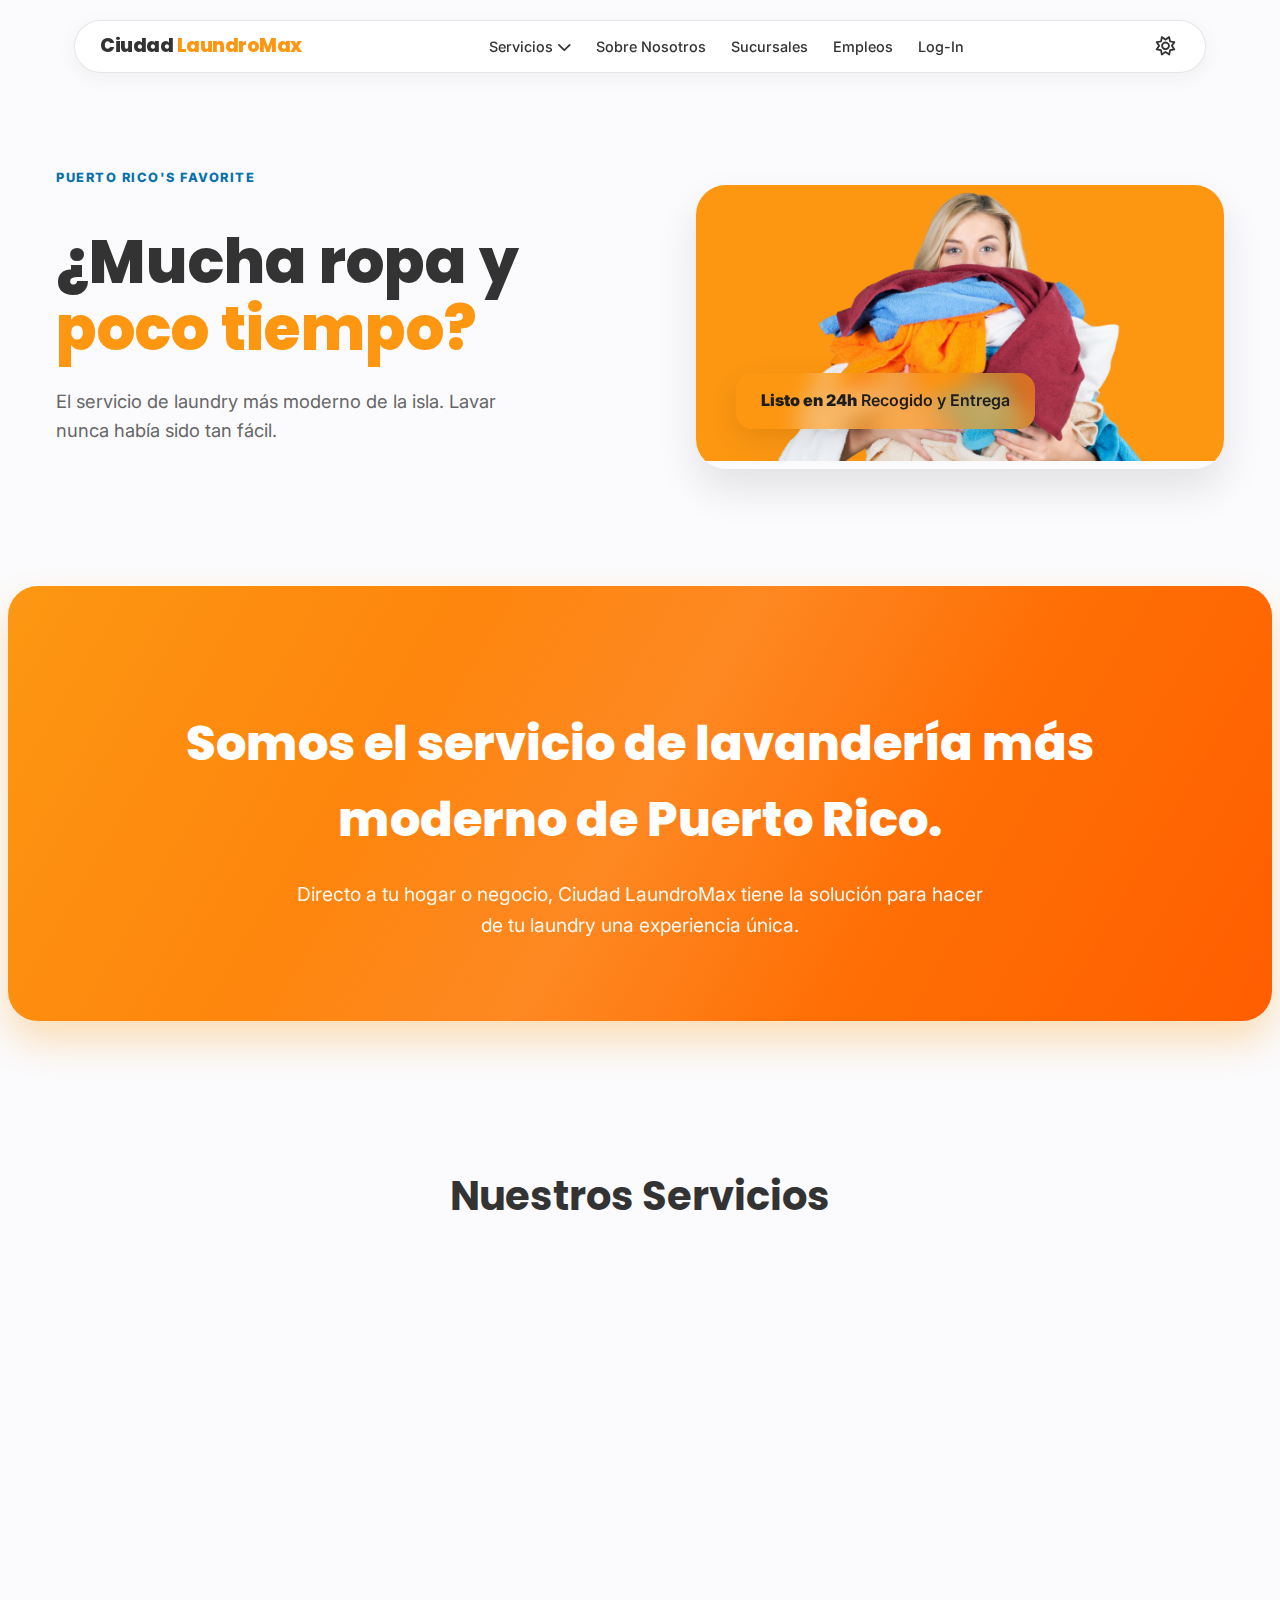
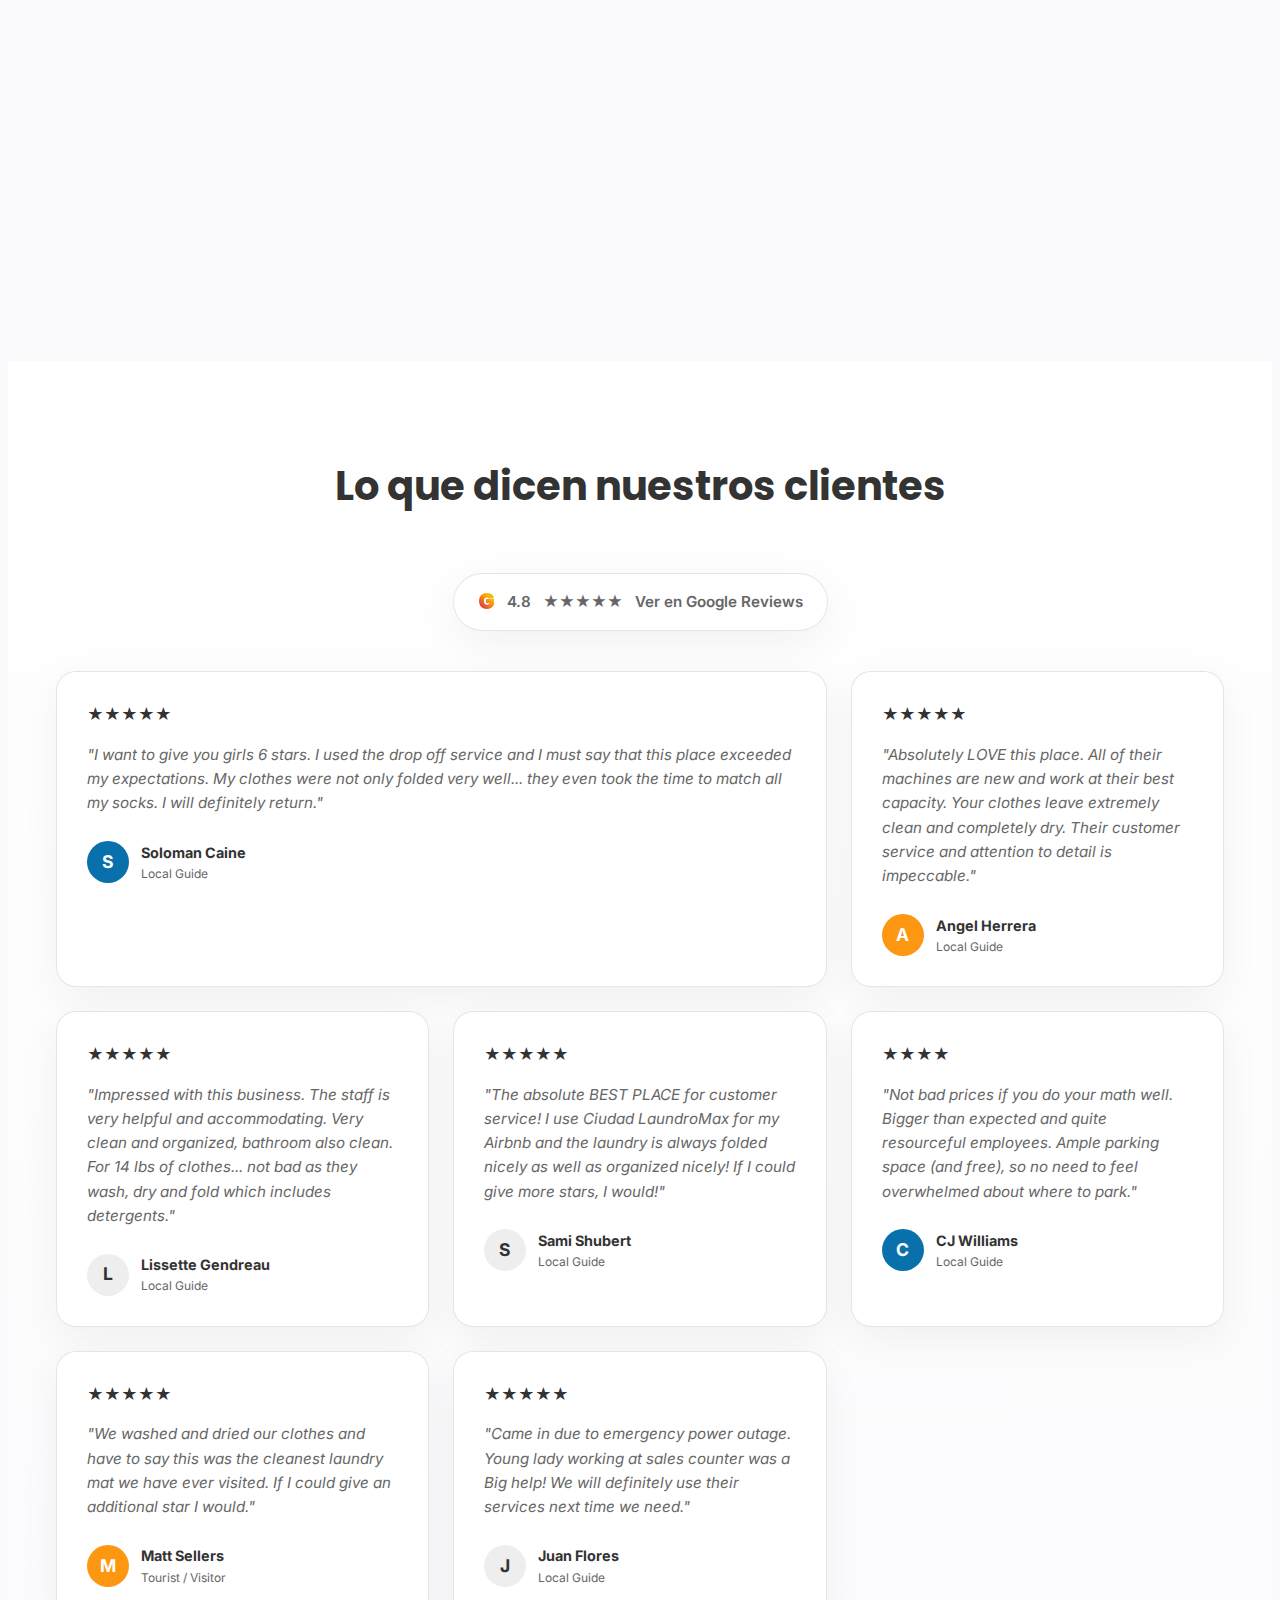
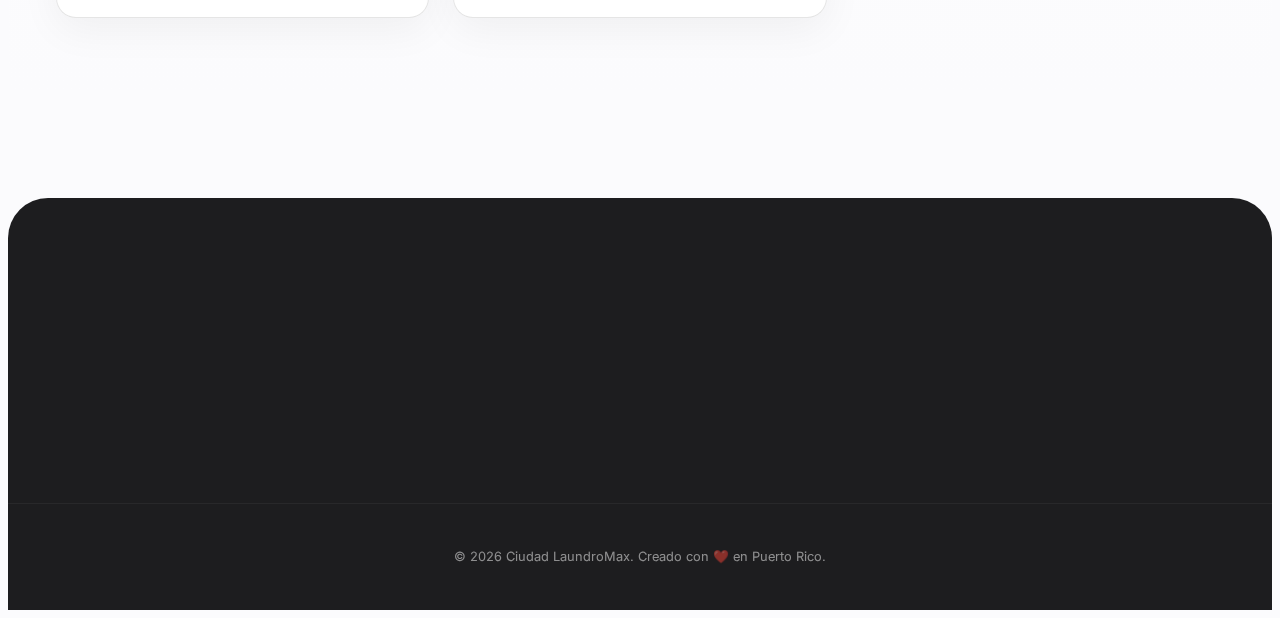
<file: index.html>
<!DOCTYPE html>
<html lang="es">
<head>
    <meta charset="UTF-8">
    <meta name="viewport" content="width=device-width, initial-scale=1.0">
    <title>Ciudad LaundroMax | Redesign 2026</title>
    
    <link rel="preconnect" href="https://fonts.googleapis.com">
    <link rel="preconnect" href="https://fonts.gstatic.com" crossorigin>
    <link href="https://fonts.googleapis.com/css2?family=Inter:wght@400;500;600&family=Poppins:wght@500;700;800&display=swap" rel="stylesheet">
    <link rel="stylesheet" href="https://cdnjs.cloudflare.com/ajax/libs/font-awesome/6.4.0/css/all.min.css">
    
    <link rel="stylesheet" href="css/main.css">
    <link rel="stylesheet" href="css/navbar.css">
    <link rel="stylesheet" href="css/footer.css">
</head>
<body>

    <div id="navbar-placeholder"></div>

    <main>
        <div id="hero-placeholder"></div>

        <section class="mission-banner">
            <div class="container">
                <h2>Somos el servicio de lavandería más moderno de Puerto Rico.</h2>
                <p>Directo a tu hogar o negocio, Ciudad LaundroMax tiene la solución para hacer de tu laundry una experiencia única.</p>
            </div>
        </section>

        <section class="services-section" id="servicios">
            <div class="container">
                <h2 class="section-title">Nuestros Servicios</h2>
                
                <div class="bento-grid">
                    
                    <div class="bento-item main-service">
                        <div class="icon-bg orange-light">
                            <svg width="40" height="40" viewBox="0 0 24 24" fill="none" stroke="#fd9712" stroke-width="2" stroke-linecap="round" stroke-linejoin="round"><path d="M3 6h18"/><path d="M16 11.5a4.5 4.5 0 1 1-9 0 4.5 4.5 0 0 1 9 0z"/><path d="M11.5 16v.01"/><path d="M21 21H3V6h18v15z"/><path d="M12 6V3"/></svg>
                        </div>
                        <h3>Laundromat Express</h3>
                        <p>Lavado autoservicio con máquinas modernas, A/C y Wifi gratis.</p>
                    </div>

                    <div class="bento-item blue">
                        <div class="icon-bg white-alpha">
                            <svg width="32" height="32" viewBox="0 0 24 24" fill="none" stroke="#fff" stroke-width="2" stroke-linecap="round" stroke-linejoin="round"><path d="m15 11-1 9"/><path d="m19 11-4-7"/><path d="M2 11h20"/><path d="m3.5 11 1.6 7.4a2 2 0 0 0 2 1.6h9.8c.9 0 1.8-.7 2-1.6l1.7-7.4"/><path d="m9 11 1 9"/></svg>
                        </div>
                        <h3>Wash & Fold</h3>
                        <p>Déjanos tu ropa, nosotros la lavamos, secamos y doblamos.</p>
                    </div>

                    <div class="bento-item gray">
                        <div class="icon-bg gray-light">
                            <svg width="32" height="32" viewBox="0 0 24 24" fill="none" stroke="currentColor" stroke-width="2" stroke-linecap="round" stroke-linejoin="round"><path d="M20.38 3.4a2 2 0 0 0-1.2-1.28L13.08 1a2 2 0 0 0-2.16 0L4.82 2.12a2 2 0 0 0-1.2 1.28l-.62 3.12a2 2 0 0 0 .56 2.14L8 13.38V22h8v-8.62l4.44-4.74a2 2 0 0 0 .56-2.14z"/></svg>
                        </div>
                        <h3>Dry Cleaning</h3>
                        <p>Cuidado especial y planchado para tus prendas delicadas.</p>
                    </div>

                    <div class="bento-item orange">
                        <div class="icon-bg white-alpha">
                            <svg width="32" height="32" viewBox="0 0 24 24" fill="none" stroke="#fff" stroke-width="2" stroke-linecap="round" stroke-linejoin="round"><path d="M3 21h18"/><path d="M5 21V7l8-4 8 4v14"/><path d="M13 21v-9a2 2 0 0 0-2-2h-2a2 2 0 0 0-2 2v9"/></svg>
                        </div>
                        <h3>AirBNB / Hoteles</h3>
                        <p>Servicio comercial rápido con entrega garantizada.</p>
                    </div>

                    <div class="bento-item main-service">
                        <div class="icon-bg orange-light">
                            <svg width="32" height="32" viewBox="0 0 24 24" fill="none" stroke="#fd9712" stroke-width="2" stroke-linecap="round" stroke-linejoin="round"><path d="M3 6h18"/><path d="M3 11h18"/><path d="M3 16h18"/><path d="M3 21h18"/><path d="M3 6v15"/><path d="M21 6v15"/></svg>
                        </div>
                        <h3>Laundry Comercial</h3>
                        <p>Soluciones de lavado industrial para tu empresa o negocio.</p>
                    </div>

                    <div class="bento-item gray">
                        <div class="icon-bg gray-light">
                            <svg width="32" height="32" viewBox="0 0 24 24" fill="none" stroke="currentColor" stroke-width="2" stroke-linecap="round" stroke-linejoin="round"><path d="M5 3v18"/><path d="M19 3v18"/><path d="M5 3h14"/><path d="M5 15h14"/><path d="M8 3v12"/><path d="M16 3v12"/></svg>
                        </div>
                        <h3>Del Hogar</h3>
                        <p>Limpieza experta para cortinas, edredones y ropa de cama.</p>
                    </div>

                </div>
            </div>
        </section>

        <div id="reviews-placeholder"></div>
    </main>

    <div id="footer-placeholder"></div>

    <script src="js/components.js"></script>
    <script src="js/reviews-data.js"></script>
    <script src="js/animations.js"></script>
</body>
</html>
</file>
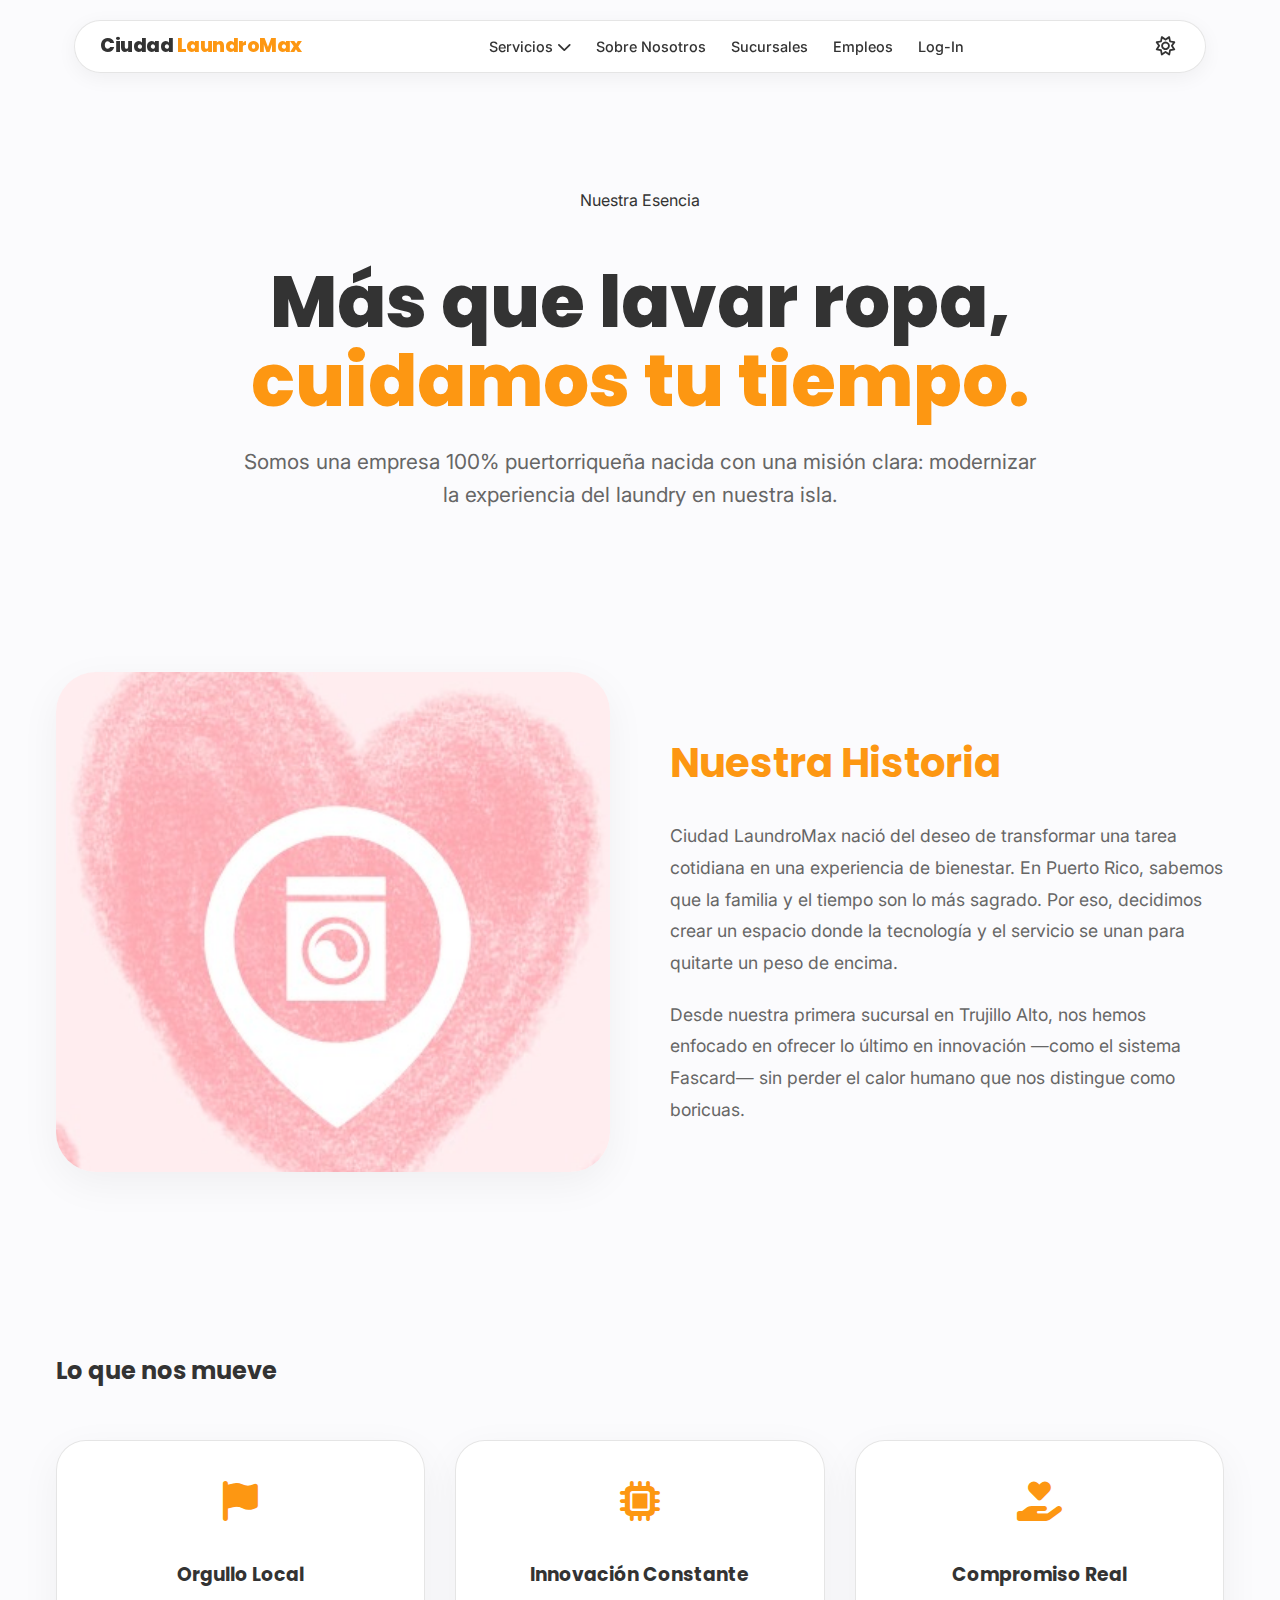
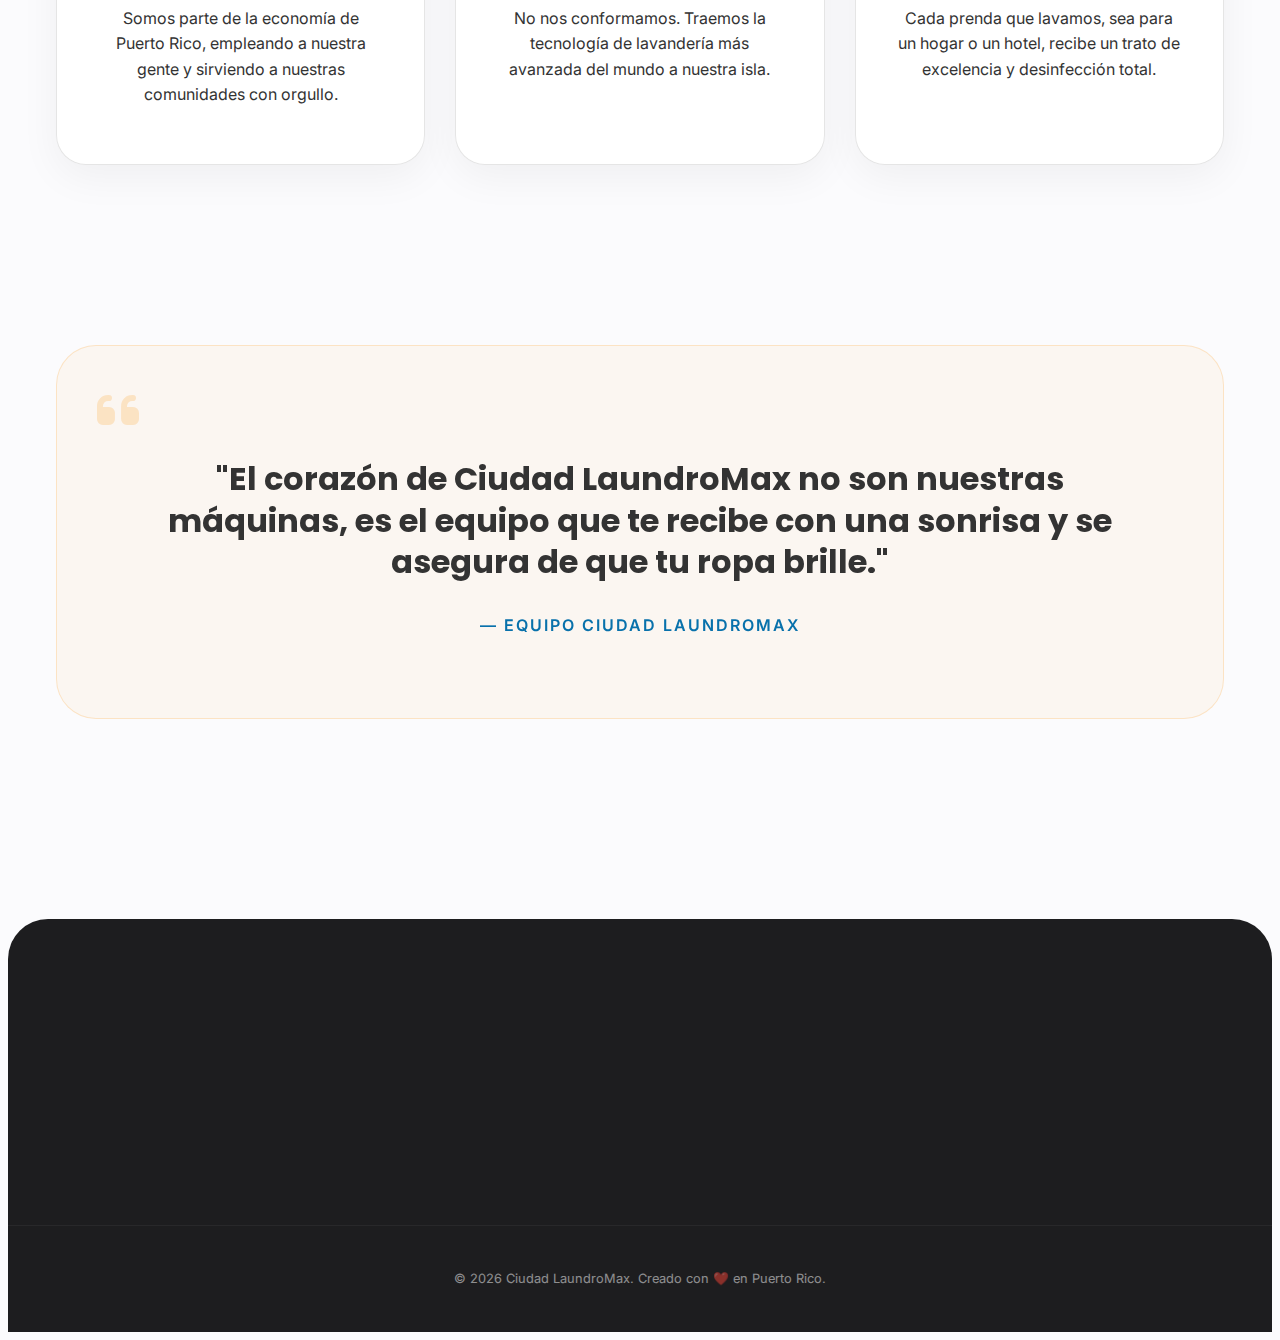
<file: about.html>
<!DOCTYPE html>
<html lang="es">
<head>
    <meta charset="UTF-8">
    <meta name="viewport" content="width=device-width, initial-scale=1.0">
    <title>Sobre Nosotros | Ciudad LaundroMax</title>
    
    <link rel="preconnect" href="https://fonts.googleapis.com">
    <link rel="preconnect" href="https://fonts.gstatic.com" crossorigin>
    <link href="https://fonts.googleapis.com/css2?family=Inter:wght@400;500;600&family=Poppins:wght@500;700;800&display=swap" rel="stylesheet">

    <link rel="stylesheet" href="https://cdnjs.cloudflare.com/ajax/libs/font-awesome/6.4.0/css/all.min.css">

    <link rel="stylesheet" href="css/main.css">
    <link rel="stylesheet" href="css/navbar.css">
    <link rel="stylesheet" href="css/footer.css">
    <link rel="stylesheet" href="css/about.css"> </head>
<body>

    <div id="navbar-placeholder"></div>

    <main class="about-page">
        
        <section class="about-hero">
            <div class="container">
                <span class="badge-pill">Nuestra Esencia</span>
                <h1>Más que lavar ropa, <br><span class="highlight">cuidamos tu tiempo.</span></h1>
                <p class="hero-text-lg">Somos una empresa 100% puertorriqueña nacida con una misión clara: modernizar la experiencia del laundry en nuestra isla.</p>
            </div>
        </section>

        <section class="story-section">
            <div class="container story-grid">
                <div class="story-image">
                    <img src="assets/images/love-laundromax.jpg" alt="Ciudad LaundroMax Story" onerror="this.innerHTML='<div class=\'placeholder-img\'><i class=\'fa-solid fa-heart-pulse\'></i></div>'">
                </div>
                <div class="story-content">
                    <h2>Nuestra Historia</h2>
                    <p>Ciudad LaundroMax nació del deseo de transformar una tarea cotidiana en una experiencia de bienestar. En Puerto Rico, sabemos que la familia y el tiempo son lo más sagrado. Por eso, decidimos crear un espacio donde la tecnología y el servicio se unan para quitarte un peso de encima.</p>
                    <p>Desde nuestra primera sucursal en Trujillo Alto, nos hemos enfocado en ofrecer lo último en innovación —como el sistema Fascard— sin perder el calor humano que nos distingue como boricuas.</p>
                </div>
            </div>
        </section>

        <section class="about-values">
            <div class="container">
                <div class="section-header text-center">
                    <h2>Lo que nos mueve</h2>
                </div>
                <div class="values-grid-simple">
                    <div class="val-card">
                        <i class="fa-solid fa-flag"></i>
                        <h3>Orgullo Local</h3>
                        <p>Somos parte de la economía de Puerto Rico, empleando a nuestra gente y sirviendo a nuestras comunidades con orgullo.</p>
                    </div>
                    <div class="val-card">
                        <i class="fa-solid fa-microchip"></i>
                        <h3>Innovación Constante</h3>
                        <p>No nos conformamos. Traemos la tecnología de lavandería más avanzada del mundo a nuestra isla.</p>
                    </div>
                    <div class="val-card">
                        <i class="fa-solid fa-hand-holding-heart"></i>
                        <h3>Compromiso Real</h3>
                        <p>Cada prenda que lavamos, sea para un hogar o un hotel, recibe un trato de excelencia y desinfección total.</p>
                    </div>
                </div>
            </div>
        </section>

        <section class="team-quote">
            <div class="container">
                <div class="glass-quote-card">
                    <i class="fa-solid fa-quote-left quote-icon"></i>
                    <blockquote>
                        "El corazón de Ciudad LaundroMax no son nuestras máquinas, es el equipo que te recibe con una sonrisa y se asegura de que tu ropa brille."
                    </blockquote>
                    <cite>— Equipo Ciudad LaundroMax</cite>
                </div>
            </div>
        </section>

    </main>

    <div id="footer-placeholder"></div>

    <script src="js/components.js"></script>
    <script src="js/animations.js"></script>
</body>
</html>
</file>
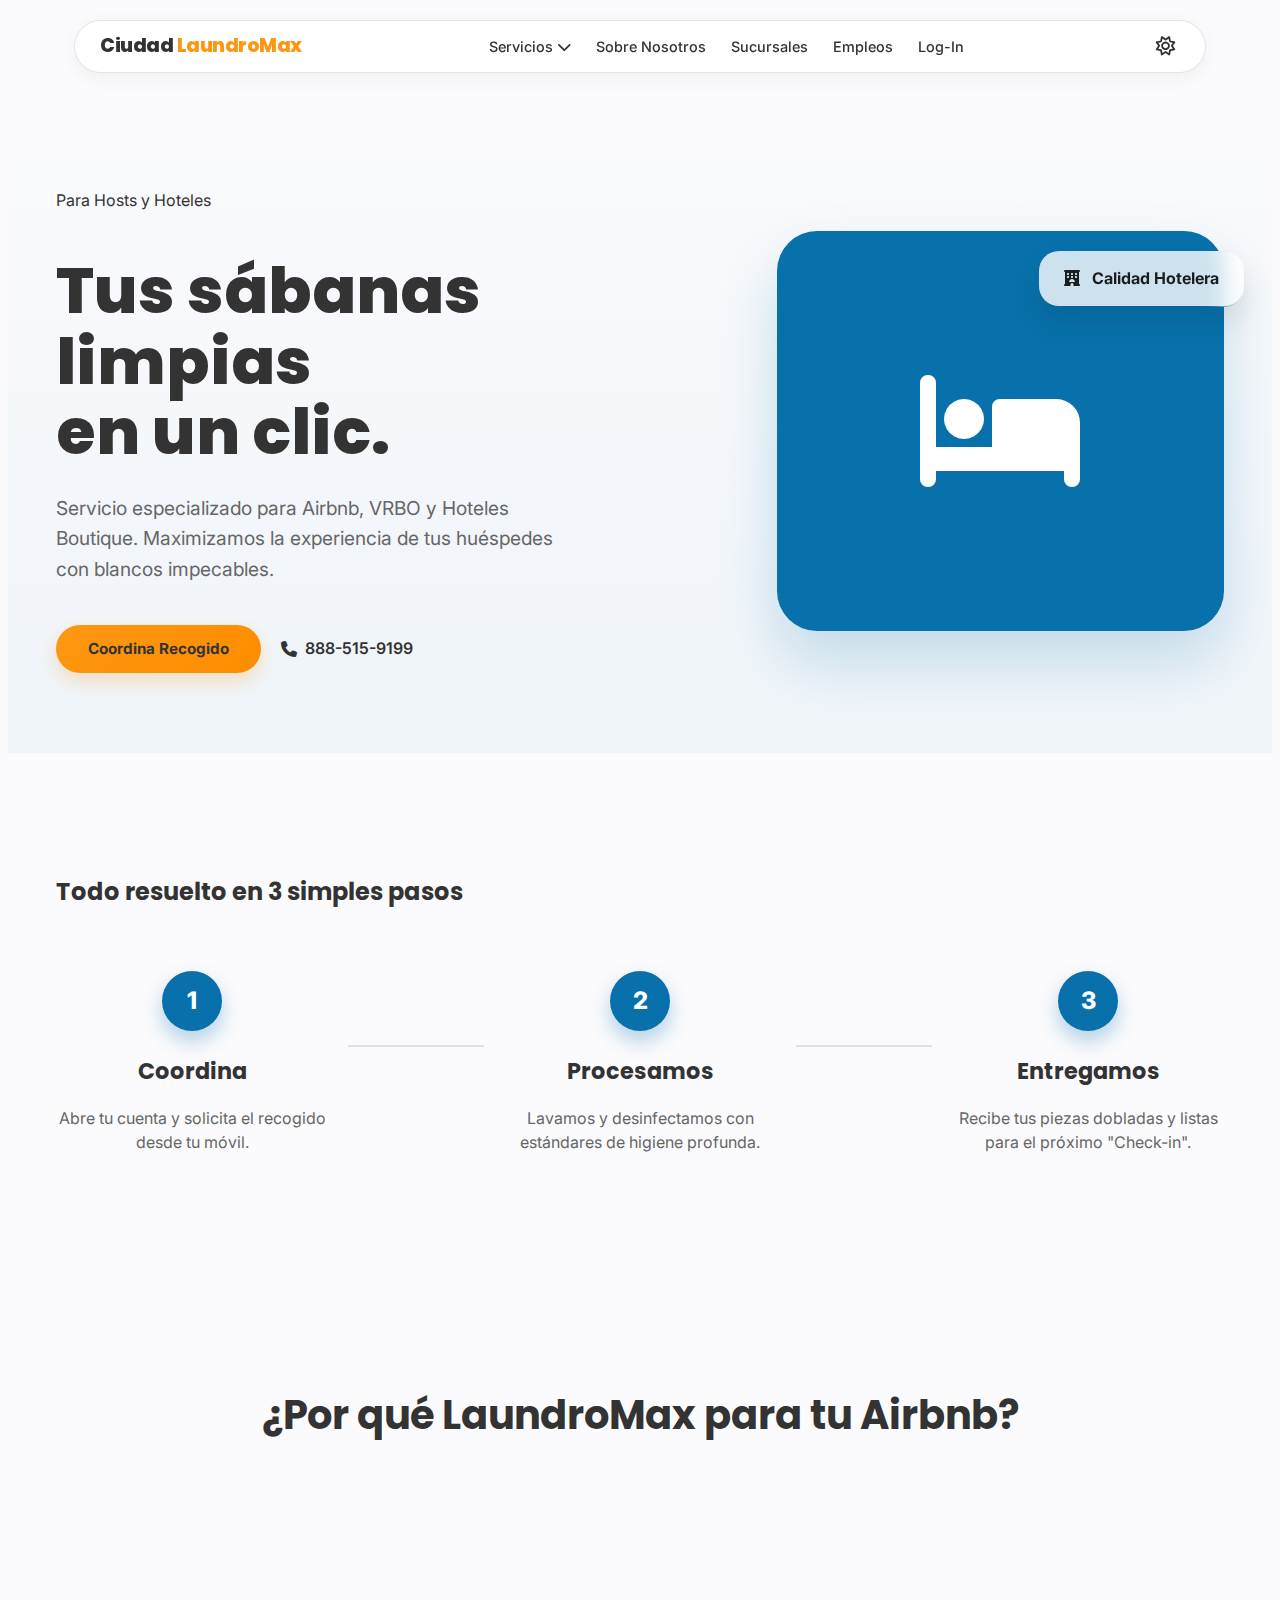
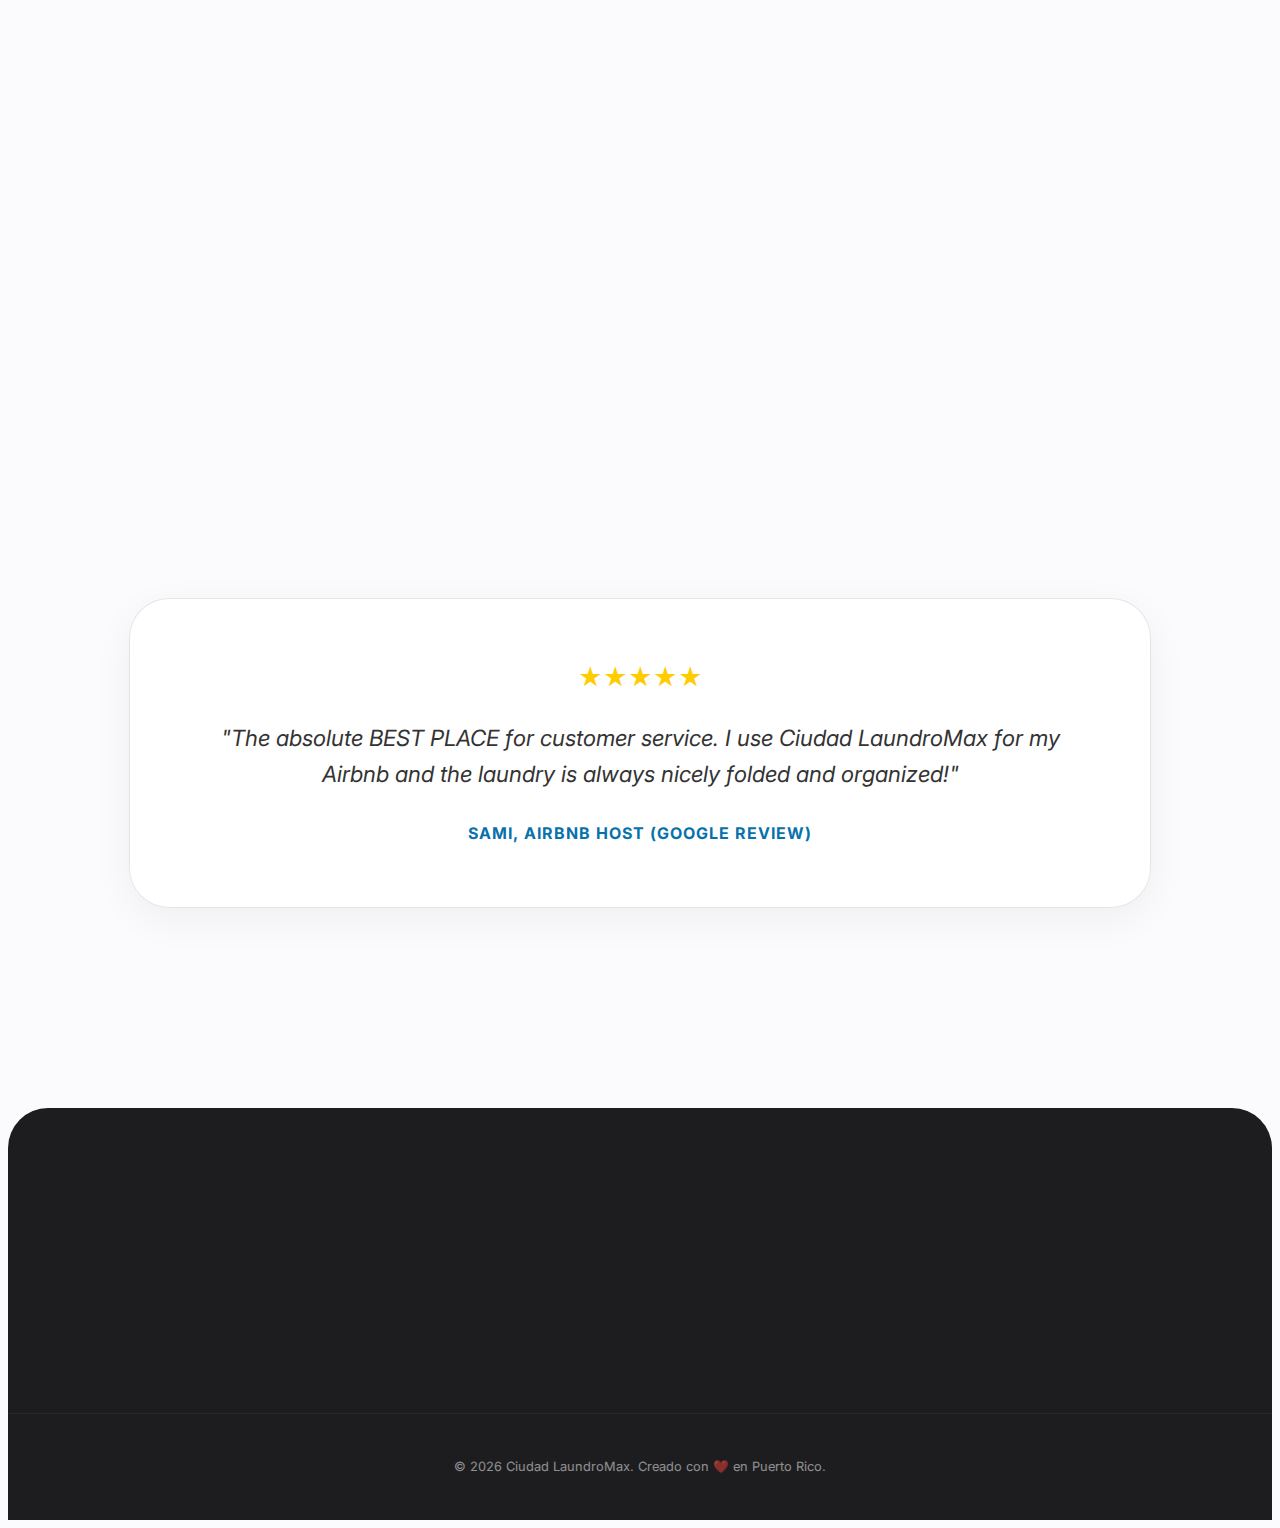
<file: airbnb.html>
<!DOCTYPE html>
<html lang="es">
<head>
    <meta charset="UTF-8">
    <meta name="viewport" content="width=device-width, initial-scale=1.0">
    <title>Airbnb & Hoteles | Ciudad LaundroMax</title>
    
    <link rel="preconnect" href="https://fonts.googleapis.com">
    <link rel="preconnect" href="https://fonts.gstatic.com" crossorigin>
    <link href="https://fonts.googleapis.com/css2?family=Inter:wght@400;500;600&family=Poppins:wght@500;700;800&display=swap" rel="stylesheet">

    <link rel="stylesheet" href="https://cdnjs.cloudflare.com/ajax/libs/font-awesome/6.4.0/css/all.min.css">

    <link rel="stylesheet" href="css/main.css">
    <link rel="stylesheet" href="css/navbar.css">
    <link rel="stylesheet" href="css/footer.css">
    <link rel="stylesheet" href="css/commercial.css"> </head>
<body>

    <div id="navbar-placeholder"></div>

    <main class="comm-page">
        
        <section class="comm-hero">
            <div class="container hero-grid">
                <div class="hero-content">
                    <span class="badge-pill">Para Hosts y Hoteles</span>
                    <h1>Tus sábanas limpias <br><span class="highlight-blue">en un clic.</span></h1>
                    <p>Servicio especializado para Airbnb, VRBO y Hoteles Boutique. Maximizamos la experiencia de tus huéspedes con blancos impecables.</p>
                    <div class="hero-actions">
                        <a href="https://cleancloudapp.com/s3/8719#/" class="btn-primary">Coordina Recogido</a>
                        <a href="tel:18885159199" class="btn-text-link"><i class="fa-solid fa-phone"></i> 888-515-9199</a>
                    </div>
                </div>
                
                <div class="hero-visual-wrapper">
                    <div class="glass-comm-card float-animation">
                        <i class="fa-solid fa-hotel"></i>
                        <span>Calidad Hotelera</span>
                    </div>
                    <div class="hero-comm-image">
                        <i class="fa-solid fa-bed"></i>
                    </div>
                </div>
            </div>
        </section>

        <section class="steps-section">
            <div class="container">
                <h2 class="text-center mb-5">Todo resuelto en 3 simples pasos</h2>
                <div class="journey-container">
                    <div class="journey-step">
                        <div class="step-num">1</div>
                        <h3>Coordina</h3>
                        <p>Abre tu cuenta y solicita el recogido desde tu móvil.</p>
                    </div>
                    <div class="journey-line"></div>
                    <div class="journey-step">
                        <div class="step-num">2</div>
                        <h3>Procesamos</h3>
                        <p>Lavamos y desinfectamos con estándares de higiene profunda.</p>
                    </div>
                    <div class="journey-line"></div>
                    <div class="journey-step">
                        <div class="step-num">3</div>
                        <h3>Entregamos</h3>
                        <p>Recibe tus piezas dobladas y listas para el próximo "Check-in".</p>
                    </div>
                </div>
            </div>
        </section>

        <section class="benefits-bento">
            <div class="container">
                <h2 class="section-title">¿Por qué LaundroMax para tu Airbnb?</h2>
                <div class="bento-grid">
                    
                    <div class="bento-item main-blue">
                        <i class="fa-solid fa-wand-magic-sparkles"></i>
                        <h3>Remoción de Manchas</h3>
                        <p>Triple verificación de calidad: antes de lavar, antes de secar y al empacar.</p>
                    </div>

                    <div class="bento-item">
                        <i class="fa-solid fa-truck-fast"></i>
                        <h3>Recogido & Entrega Gratis</h3>
                        <p>Directo en la propiedad. Disponible los 7 días de la semana.</p>
                    </div>

                    <div class="bento-item">
                        <i class="fa-solid fa-temperature-arrow-up"></i>
                        <h3>Agua Caliente</h3>
                        <p>100% de nuestras máquinas usan agua caliente para mayor desinfección.</p>
                    </div>

                    <div class="bento-item orange-accent">
                        <i class="fa-solid fa-stopwatch"></i>
                        <h3>Servicio Express</h3>
                        <p>¿Emergencia de último minuto? Tenemos opciones de entrega el mismo día.</p>
                    </div>
                </div>
            </div>
        </section>

        <section class="comm-reviews">
            <div class="container">
                <div class="review-box-premium">
                    <div class="review-stars">★★★★★</div>
                    <p>"The absolute BEST PLACE for customer service. I use Ciudad LaundroMax for my Airbnb and the laundry is always nicely folded and organized!"</p>
                    <span class="author">Sami, Airbnb Host (Google Review)</span>
                </div>
            </div>
        </section>

    </main>

    <div id="footer-placeholder"></div>

    <script src="js/components.js"></script>
    <script src="js/animations.js"></script>
</body>
</html>
</file>
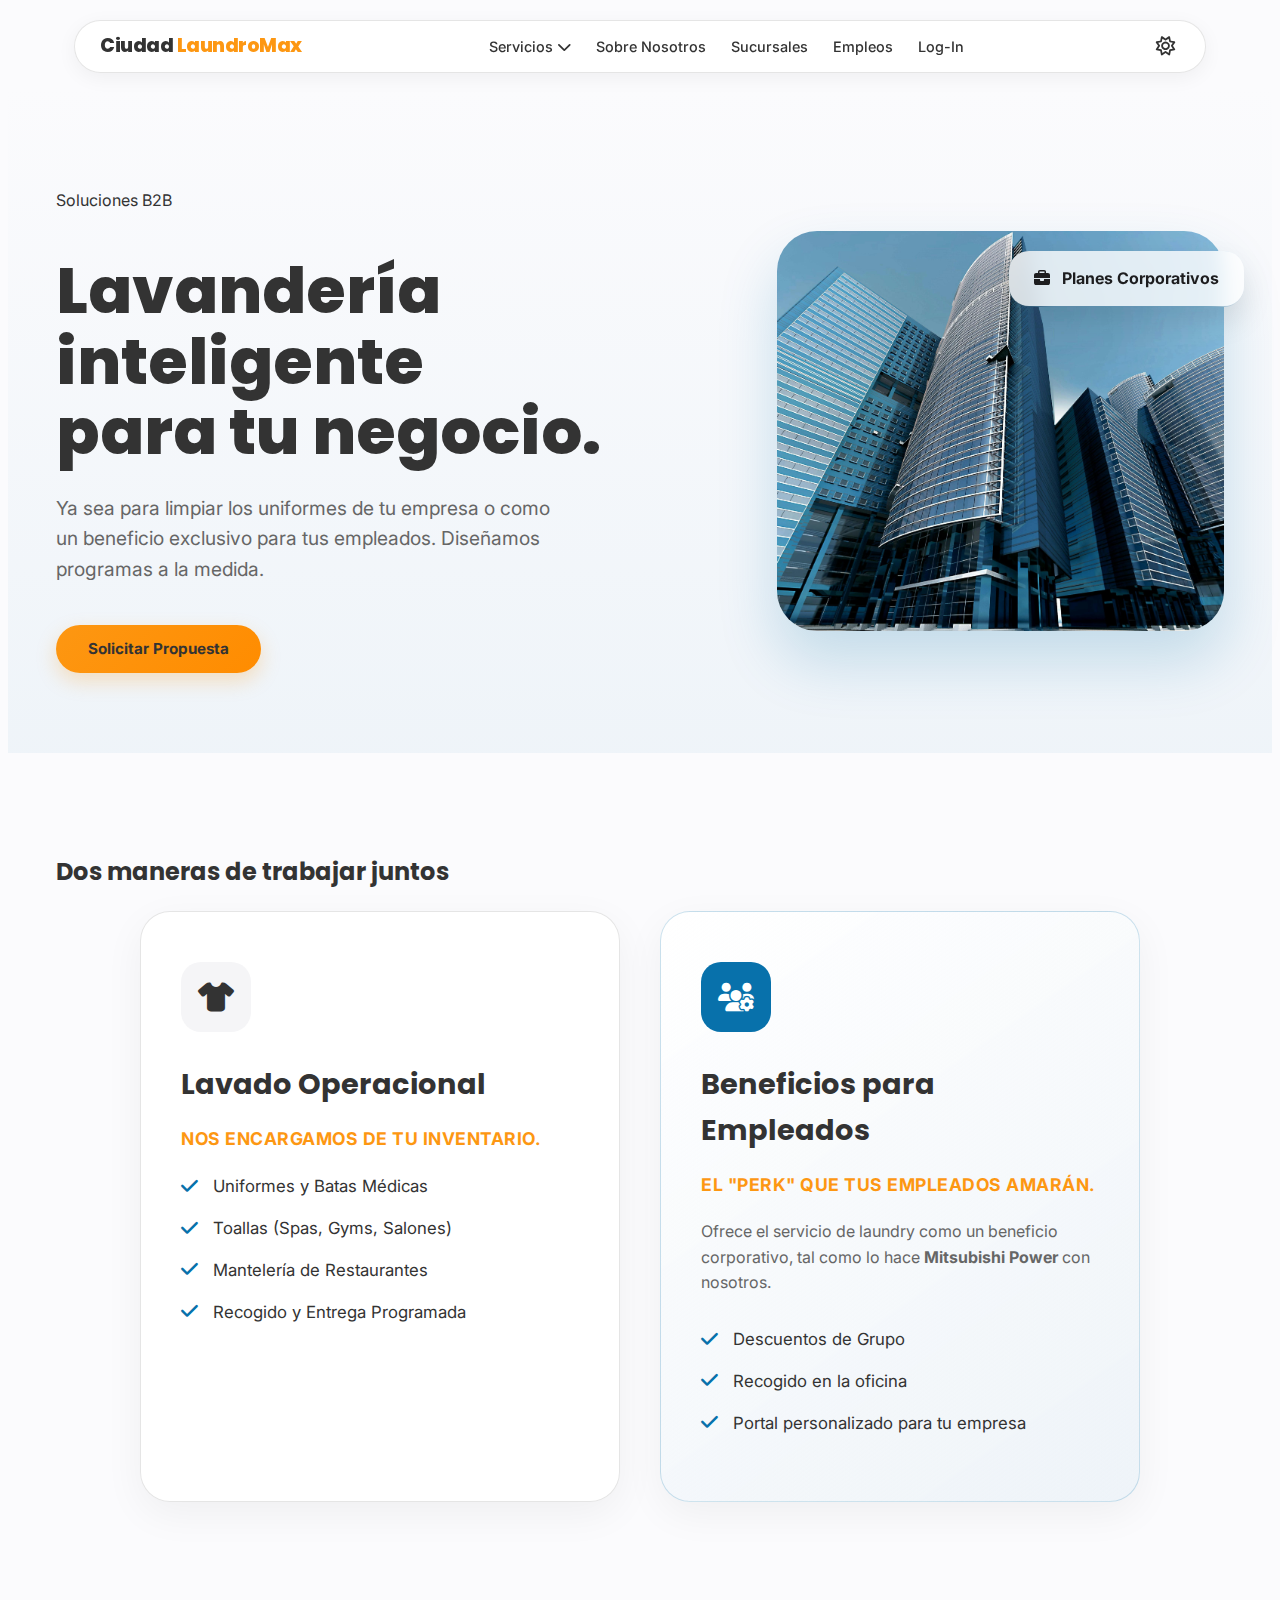
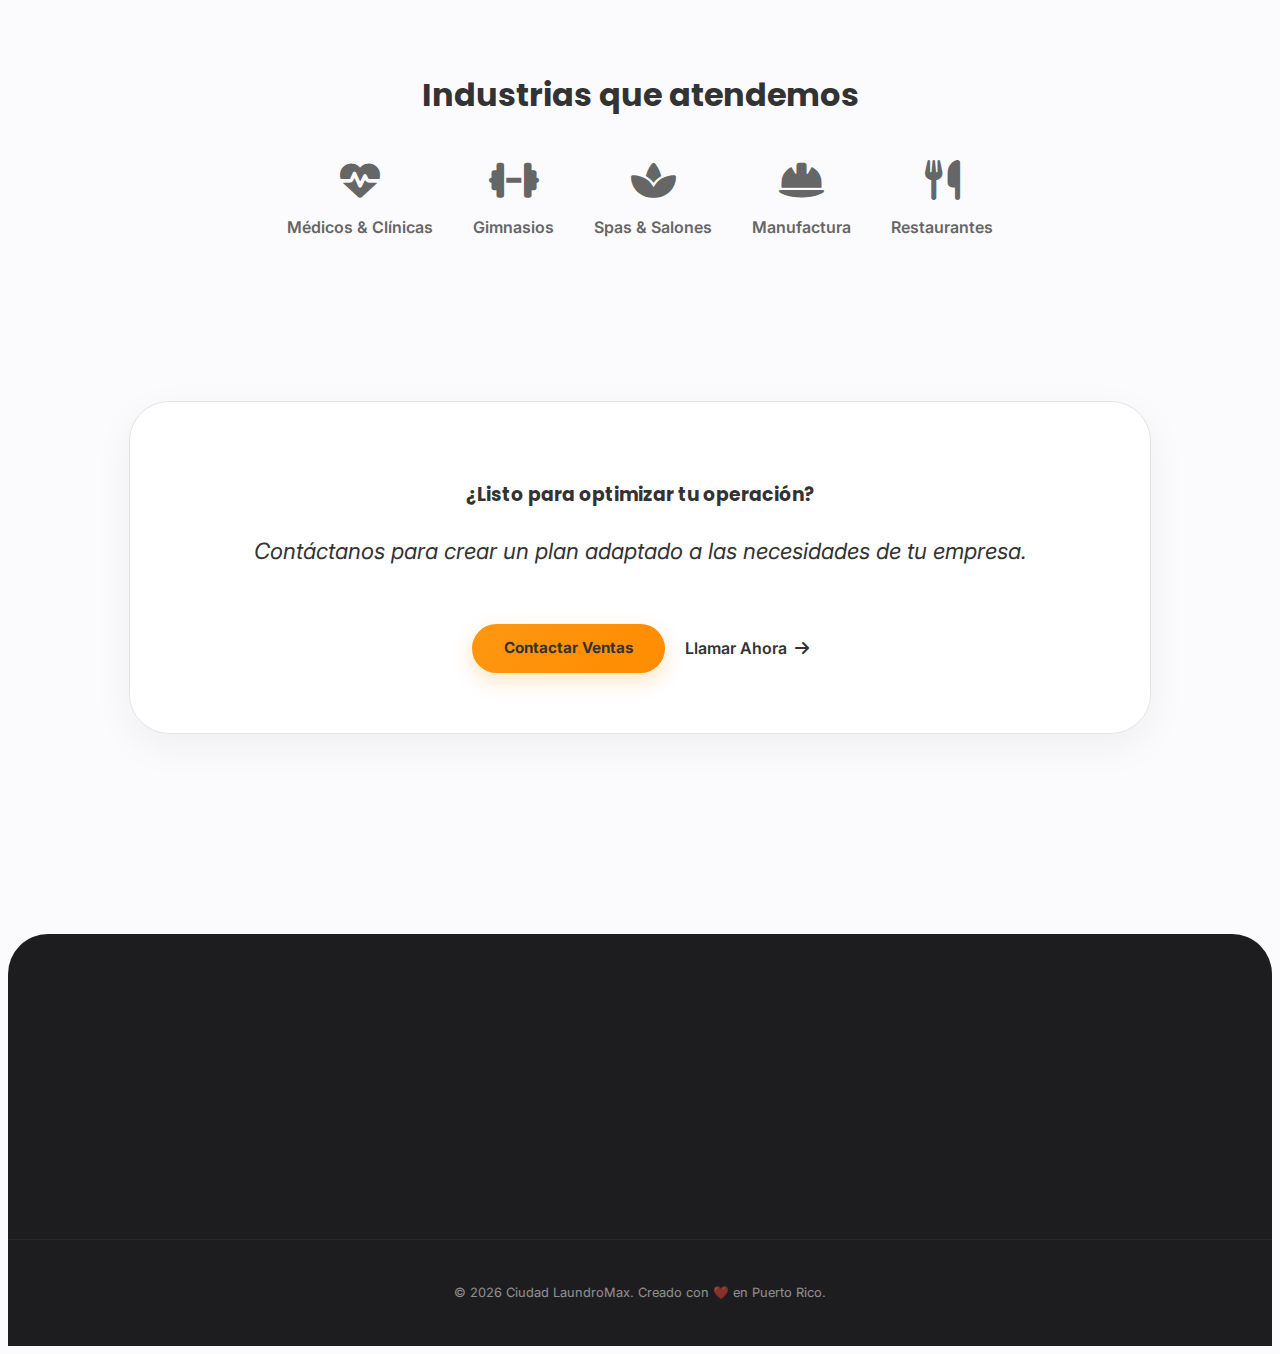
<file: corporate.html>
<!DOCTYPE html>
<html lang="es">
<head>
    <meta charset="UTF-8">
    <meta name="viewport" content="width=device-width, initial-scale=1.0">
    <title>Servicios Corporativos | Ciudad LaundroMax</title>
    
    <link rel="preconnect" href="https://fonts.googleapis.com">
    <link rel="preconnect" href="https://fonts.gstatic.com" crossorigin>
    <link href="https://fonts.googleapis.com/css2?family=Inter:wght@400;500;600&family=Poppins:wght@500;700;800&display=swap" rel="stylesheet">

    <link rel="stylesheet" href="https://cdnjs.cloudflare.com/ajax/libs/font-awesome/6.4.0/css/all.min.css">

    <link rel="stylesheet" href="css/main.css">
    <link rel="stylesheet" href="css/navbar.css">
    <link rel="stylesheet" href="css/footer.css">
    <link rel="stylesheet" href="css/commercial.css"> 
</head>
<body>

    <div id="navbar-placeholder"></div>

    <main class="comm-page">
        
        <section class="comm-hero">
            <div class="container hero-grid">
                <div class="hero-content">
                    <span class="badge-pill">Soluciones B2B</span>
                    <h1>Lavandería inteligente <br><span class="highlight-blue">para tu negocio.</span></h1>
                    <p>Ya sea para limpiar los uniformes de tu empresa o como un beneficio exclusivo para tus empleados. Diseñamos programas a la medida.</p>
                    <div class="hero-actions">
                        <a href="mailto:info@ciudadlaundromax.com" class="btn-primary">Solicitar Propuesta</a>
                    </div>
                </div>
                
                <div class="hero-visual-wrapper">
                    <div class="glass-comm-card float-animation">
                        <i class="fa-solid fa-briefcase"></i>
                        <span>Planes Corporativos</span>
                    </div>
                    <div class="hero-comm-image" style="background-image: url('assets/images/corporate.jpg'); background-size: cover; background-position: center;">
                    </div>
                </div>
            </div>
        </section>

        <section class="corp-split-section">
            <div class="container">
                <div class="section-header text-center mb-5">
                    <h2>Dos maneras de trabajar juntos</h2>
                </div>

                <div class="corp-grid">
                    <div class="corp-card">
                        <div class="icon-header">
                            <i class="fa-solid fa-shirt"></i>
                        </div>
                        <h3>Lavado Operacional</h3>
                        <p class="subtitle">Nos encargamos de tu inventario.</p>
                        <ul class="check-list">
                            <li><i class="fa-solid fa-check"></i> Uniformes y Batas Médicas</li>
                            <li><i class="fa-solid fa-check"></i> Toallas (Spas, Gyms, Salones)</li>
                            <li><i class="fa-solid fa-check"></i> Mantelería de Restaurantes</li>
                            <li><i class="fa-solid fa-check"></i> Recogido y Entrega Programada</li>
                        </ul>
                    </div>

                    <div class="corp-card highlight">
                        <div class="icon-header">
                            <i class="fa-solid fa-users-gear"></i>
                        </div>
                        <h3>Beneficios para Empleados</h3>
                        <p class="subtitle">El "Perk" que tus empleados amarán.</p>
                        <p class="desc">Ofrece el servicio de laundry como un beneficio corporativo, tal como lo hace <strong>Mitsubishi Power</strong> con nosotros.</p>
                        <ul class="check-list">
                            <li><i class="fa-solid fa-check"></i> Descuentos de Grupo</li>
                            <li><i class="fa-solid fa-check"></i> Recogido en la oficina</li>
                            <li><i class="fa-solid fa-check"></i> Portal personalizado para tu empresa</li>
                        </ul>
                    </div>
                </div>
            </div>
        </section>

        <section class="industries-section">
            <div class="container">
                <h2>Industrias que atendemos</h2>
                <div class="industry-scroller">
                    <div class="ind-item">
                        <i class="fa-solid fa-heart-pulse"></i>
                        <span>Médicos & Clínicas</span>
                    </div>
                    <div class="ind-item">
                        <i class="fa-solid fa-dumbbell"></i>
                        <span>Gimnasios</span>
                    </div>
                    <div class="ind-item">
                        <i class="fa-solid fa-spa"></i>
                        <span>Spas & Salones</span>
                    </div>
                    <div class="ind-item">
                        <i class="fa-solid fa-hard-hat"></i>
                        <span>Manufactura</span>
                    </div>
                    <div class="ind-item">
                        <i class="fa-solid fa-utensils"></i>
                        <span>Restaurantes</span>
                    </div>
                </div>
            </div>
        </section>

        <section class="comm-reviews">
            <div class="container">
                <div class="review-box-premium text-center">
                    <h3>¿Listo para optimizar tu operación?</h3>
                    <p>Contáctanos para crear un plan adaptado a las necesidades de tu empresa.</p>
                    <br>
                    <div class="hero-actions justify-center">
                        <a href="mailto:info@ciudadlaundromax.com" class="btn-primary">Contactar Ventas</a>
                        <a href="tel:18885159199" class="btn-text-link">Llamar Ahora <i class="fa-solid fa-arrow-right"></i></a>
                    </div>
                </div>
            </div>
        </section>

    </main>

    <div id="footer-placeholder"></div>

    <script src="js/components.js"></script>
    <script src="js/animations.js"></script>
</body>
</html>
</file>
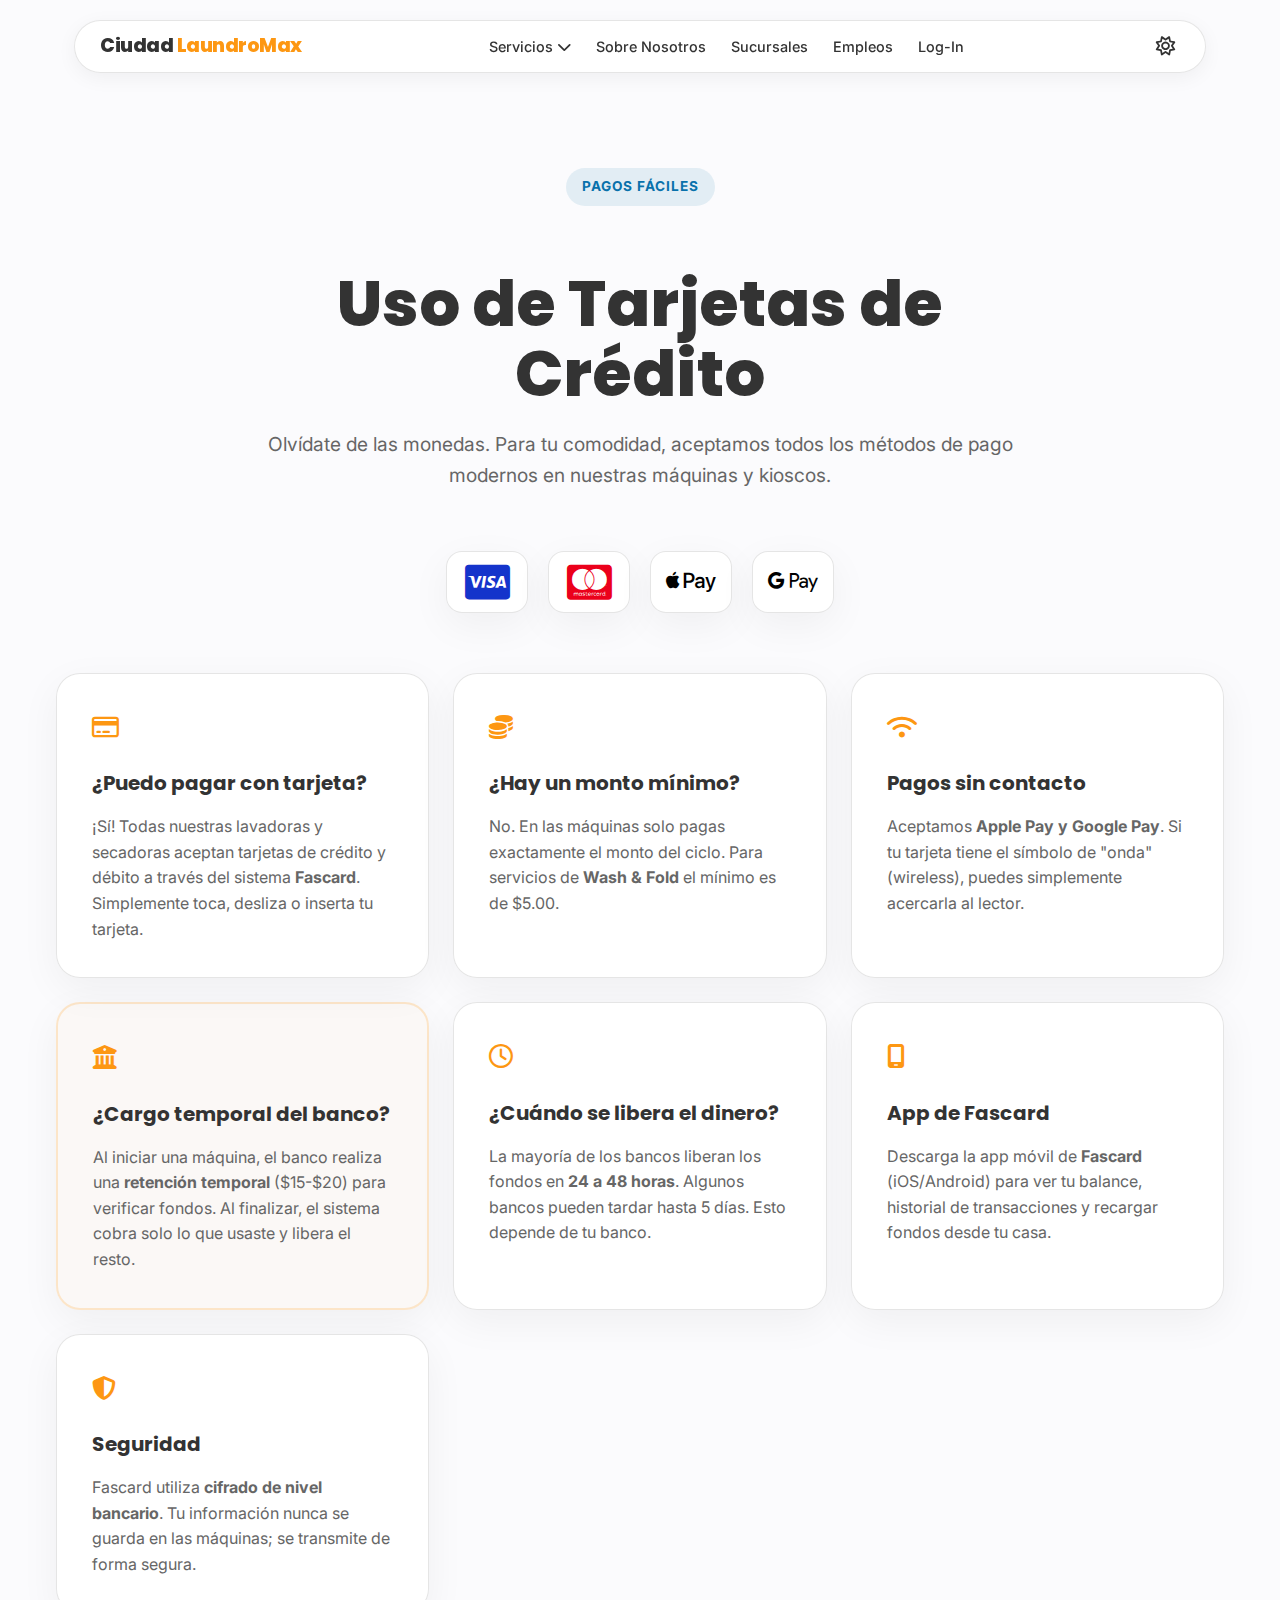
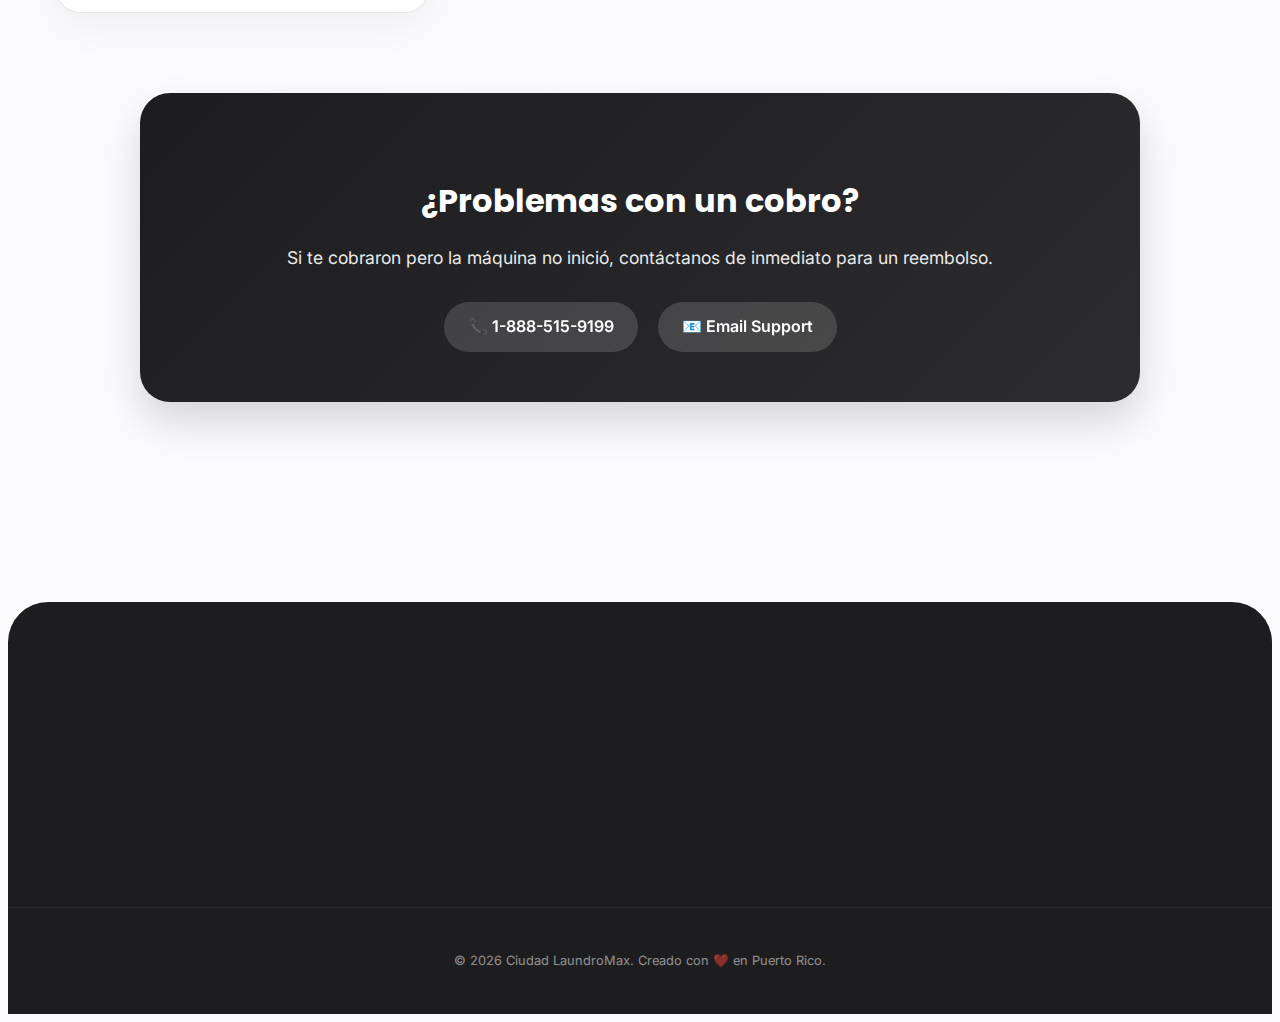
<file: credit-cards.html>
<!DOCTYPE html>
<html lang="es">
<head>
    <meta charset="UTF-8">
    <meta name="viewport" content="width=device-width, initial-scale=1.0">
    <title>Tarjetas y Pagos | Ciudad LaundroMax</title>
    
    <link rel="preconnect" href="https://fonts.googleapis.com">
    <link rel="preconnect" href="https://fonts.gstatic.com" crossorigin>
    <link href="https://fonts.googleapis.com/css2?family=Inter:wght@400;500;600&family=Poppins:wght@500;700;800&display=swap" rel="stylesheet">

    <link rel="stylesheet" href="https://cdnjs.cloudflare.com/ajax/libs/font-awesome/6.4.0/css/all.min.css">

    <link rel="stylesheet" href="css/main.css">
    <link rel="stylesheet" href="css/navbar.css">
    <link rel="stylesheet" href="css/footer.css">
    <link rel="stylesheet" href="css/credit.css"> 
</head>
<body>

    <div id="navbar-placeholder"></div>

    <main class="credit-page">
        <div class="container">
            
            <header class="page-header">
                <span class="badge-pill">Pagos Fáciles</span>
                <h1>Uso de Tarjetas de Crédito</h1>
                <p class="intro-text">Olvídate de las monedas. Para tu comodidad, aceptamos todos los métodos de pago modernos en nuestras máquinas y kioscos.</p>
            </header>

            <div class="payment-logos">
                <div class="pay-icon" title="Visa">
                    <i class="fa-brands fa-cc-visa"></i>
                </div>
                <div class="pay-icon" title="Mastercard">
                    <i class="fa-brands fa-cc-mastercard"></i>
                </div>
                <div class="pay-icon" title="Apple Pay">
                    <i class="fa-brands fa-apple-pay"></i>
                </div>
                <div class="pay-icon" title="Google Pay">
                    <i class="fa-brands fa-google-pay"></i>
                </div>
            </div>

            <div class="faq-grid">
                
                <div class="faq-card">
                    <div class="card-icon"><i class="fa-regular fa-credit-card"></i></div>
                    <h3>¿Puedo pagar con tarjeta?</h3>
                    <p>¡Sí! Todas nuestras lavadoras y secadoras aceptan tarjetas de crédito y débito a través del sistema <strong>Fascard</strong>. Simplemente toca, desliza o inserta tu tarjeta.</p>
                </div>

                <div class="faq-card">
                    <div class="card-icon"><i class="fa-solid fa-coins"></i></div>
                    <h3>¿Hay un monto mínimo?</h3>
                    <p>No. En las máquinas solo pagas exactamente el monto del ciclo. Para servicios de <strong>Wash & Fold</strong> el mínimo es de $5.00.</p>
                </div>

                <div class="faq-card">
                    <div class="card-icon"><i class="fa-solid fa-wifi"></i></div>
                    <h3>Pagos sin contacto</h3>
                    <p>Aceptamos <strong>Apple Pay y Google Pay</strong>. Si tu tarjeta tiene el símbolo de "onda" (wireless), puedes simplemente acercarla al lector.</p>
                </div>

                <div class="faq-card highlight-card">
                    <div class="card-icon"><i class="fa-solid fa-building-columns"></i></div>
                    <h3>¿Cargo temporal del banco?</h3>
                    <p>Al iniciar una máquina, el banco realiza una <strong>retención temporal</strong> ($15-$20) para verificar fondos. Al finalizar, el sistema cobra solo lo que usaste y libera el resto.</p>
                </div>

                <div class="faq-card">
                    <div class="card-icon"><i class="fa-regular fa-clock"></i></div>
                    <h3>¿Cuándo se libera el dinero?</h3>
                    <p>La mayoría de los bancos liberan los fondos en <strong>24 a 48 horas</strong>. Algunos bancos pueden tardar hasta 5 días. Esto depende de tu banco.</p>
                </div>

                <div class="faq-card">
                    <div class="card-icon"><i class="fa-solid fa-mobile-screen"></i></div>
                    <h3>App de Fascard</h3>
                    <p>Descarga la app móvil de <strong>Fascard</strong> (iOS/Android) para ver tu balance, historial de transacciones y recargar fondos desde tu casa.</p>
                </div>

                <div class="faq-card">
                    <div class="card-icon"><i class="fa-solid fa-shield-halved"></i></div>
                    <h3>Seguridad</h3>
                    <p>Fascard utiliza <strong>cifrado de nivel bancario</strong>. Tu información nunca se guarda en las máquinas; se transmite de forma segura.</p>
                </div>

            </div>

            <div class="support-box">
                <h3>¿Problemas con un cobro?</h3>
                <p>Si te cobraron pero la máquina no inició, contáctanos de inmediato para un reembolso.</p>
                <div class="support-actions">
                    <a href="tel:18885159199" class="support-link">📞 1-888-515-9199</a>
                    <a href="mailto:info@ciudadlaundromax.com" class="support-link">📧 Email Support</a>
                </div>
            </div>

        </div>
    </main>

    <div id="footer-placeholder"></div>

    <script src="js/components.js"></script>
    <script src="js/animations.js"></script>
</body>
</html>
</file>
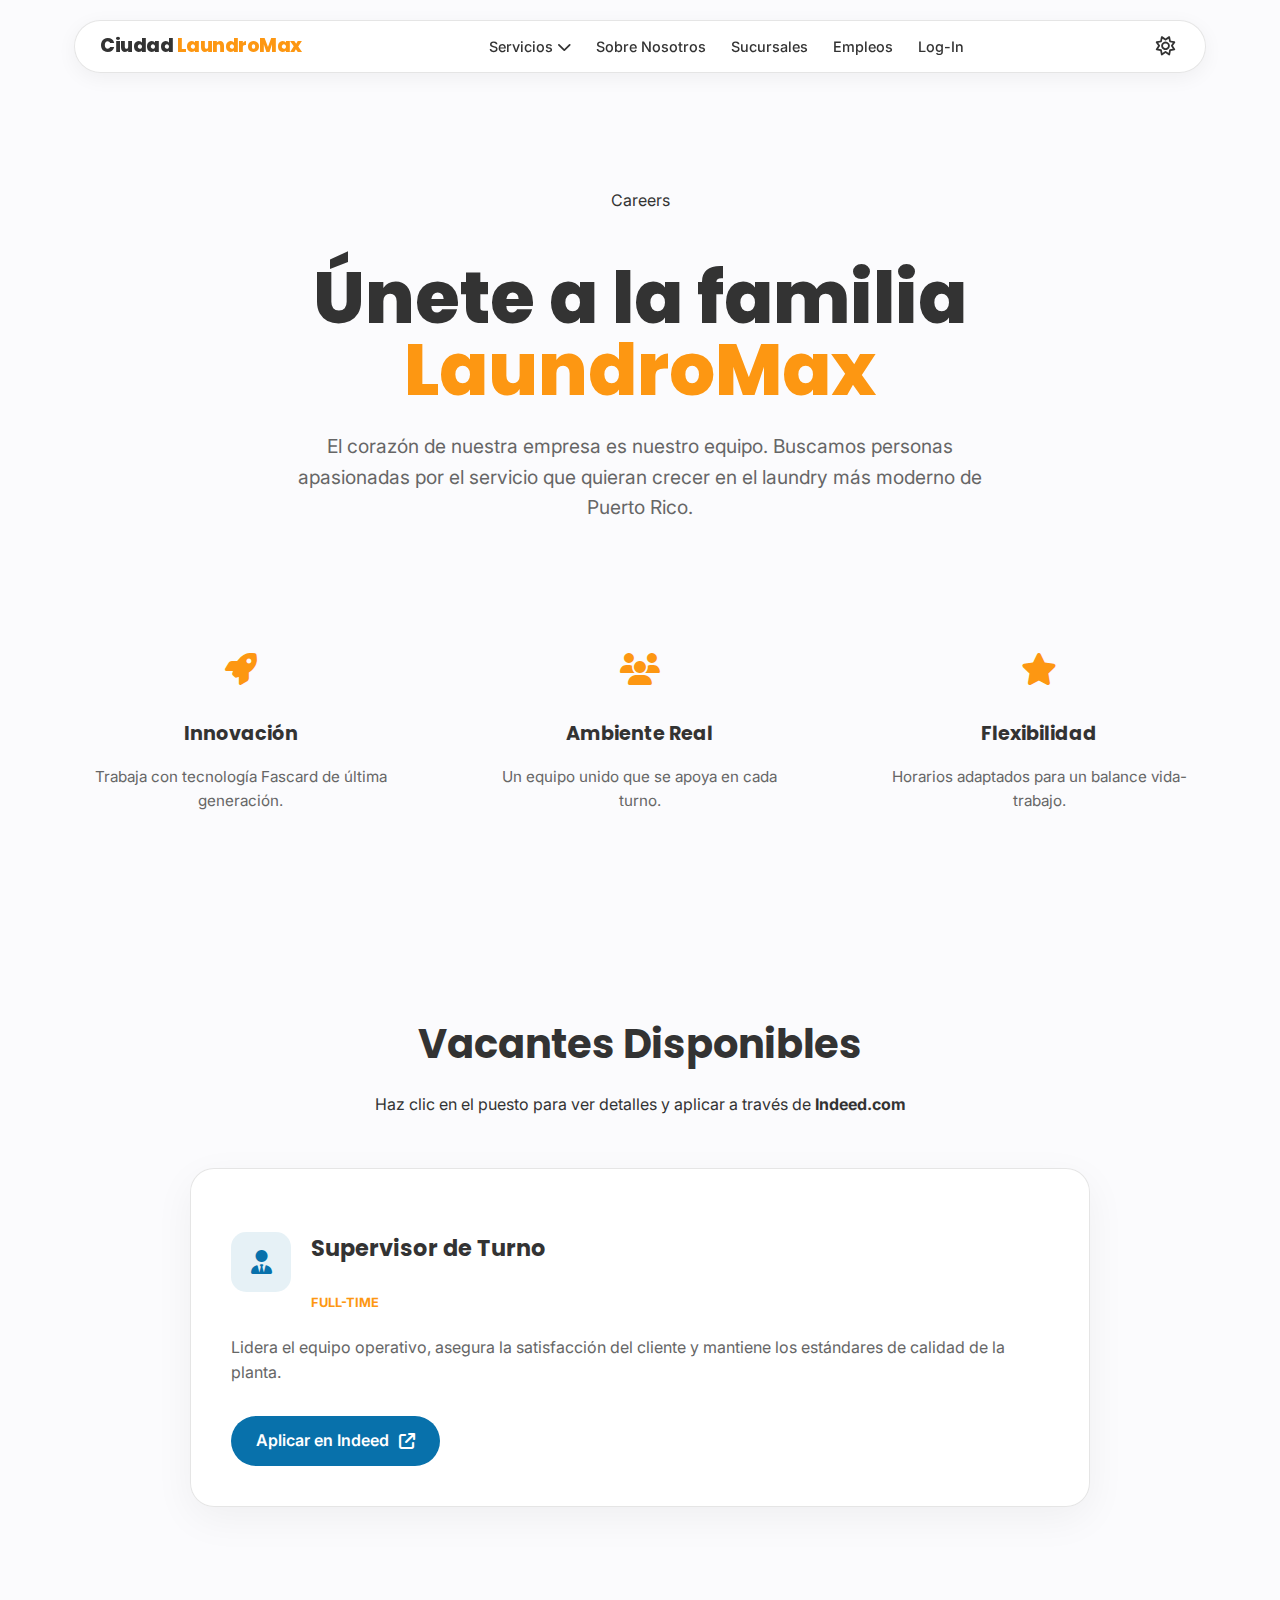
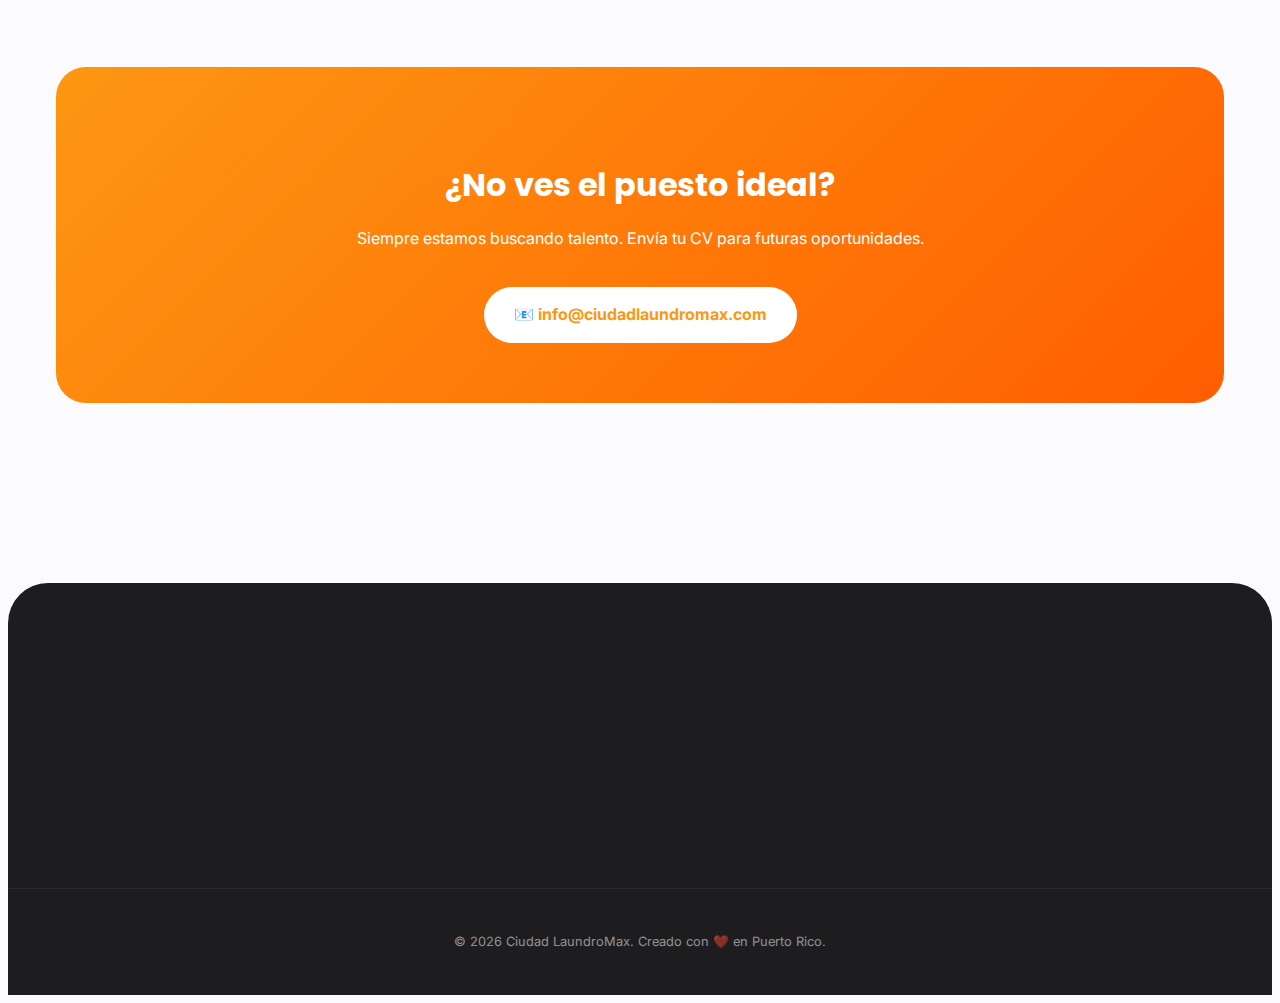
<file: empleos.html>
<!DOCTYPE html>
<html lang="es">
<head>
    <meta charset="UTF-8">
    <meta name="viewport" content="width=device-width, initial-scale=1.0">
    <title>Empleos | Ciudad LaundroMax</title>
    
    <link rel="preconnect" href="https://fonts.googleapis.com">
    <link rel="preconnect" href="https://fonts.gstatic.com" crossorigin>
    <link href="https://fonts.googleapis.com/css2?family=Inter:wght@400;500;600&family=Poppins:wght@500;700;800&display=swap" rel="stylesheet">

    <link rel="stylesheet" href="https://cdnjs.cloudflare.com/ajax/libs/font-awesome/6.4.0/css/all.min.css">

    <link rel="stylesheet" href="css/main.css">
    <link rel="stylesheet" href="css/navbar.css">
    <link rel="stylesheet" href="css/footer.css">
    <link rel="stylesheet" href="css/jobs.css"> </head>
<body>

    <div id="navbar-placeholder"></div>

    <main class="jobs-page">
        <section class="jobs-hero">
            <div class="container">
                <span class="badge-pill">Careers</span>
                <h1>Únete a la familia <br><span class="highlight">LaundroMax</span></h1>
                <p class="hero-desc">El corazón de nuestra empresa es nuestro equipo. Buscamos personas apasionadas por el servicio que quieran crecer en el laundry más moderno de Puerto Rico.</p>
            </div>
        </section>

        <section class="jobs-values">
            <div class="container">
                <div class="values-grid">
                    <div class="value-item">
                        <i class="fa-solid fa-rocket"></i>
                        <h3>Innovación</h3>
                        <p>Trabaja con tecnología Fascard de última generación.</p>
                    </div>
                    <div class="value-item">
                        <i class="fa-solid fa-users"></i>
                        <h3>Ambiente Real</h3>
                        <p>Un equipo unido que se apoya en cada turno.</p>
                    </div>
                    <div class="value-item">
                        <i class="fa-solid fa-star"></i>
                        <h3>Flexibilidad</h3>
                        <p>Horarios adaptados para un balance vida-trabajo.</p>
                    </div>
                </div>
            </div>
        </section>

        <section class="positions-section">
            <div class="container">
                <div class="section-header">
                    <h2>Vacantes Disponibles</h2>
                    <p>Haz clic en el puesto para ver detalles y aplicar a través de <strong>Indeed.com</strong></p>
                </div>

                <div class="positions-grid">
                    <div class="job-card">
                        <div class="job-main">
                            <div class="job-icon"><i class="fa-solid fa-user-tie"></i></div>
                            <div class="job-info">
                                <h3>Supervisor de Turno</h3>
                                <span class="job-type">Full-Time</span>
                            </div>
                        </div>
                        <p class="job-summary">Lidera el equipo operativo, asegura la satisfacción del cliente y mantiene los estándares de calidad de la planta.</p>
                        <a href="https://www.indeed.com/job/laundry-shift-supervisor-d72cff60a26c8618" target="_blank" class="btn-apply">Aplicar en Indeed <i class="fa-solid fa-arrow-up-right-from-square"></i></a>
                    </div>
                </div>
            </div>
        </section>

        <section class="general-cv">
            <div class="container">
                <div class="cv-box">
                    <h3>¿No ves el puesto ideal?</h3>
                    <p>Siempre estamos buscando talento. Envía tu CV para futuras oportunidades.</p>
                    <a href="mailto:info@ciudadlaundromax.com" class="support-link">📧 info@ciudadlaundromax.com</a>
                </div>
            </div>
        </section>
    </main>

    <div id="footer-placeholder"></div>

    <script src="js/components.js"></script>
    <script src="js/animations.js"></script>
</body>
</html>
</file>
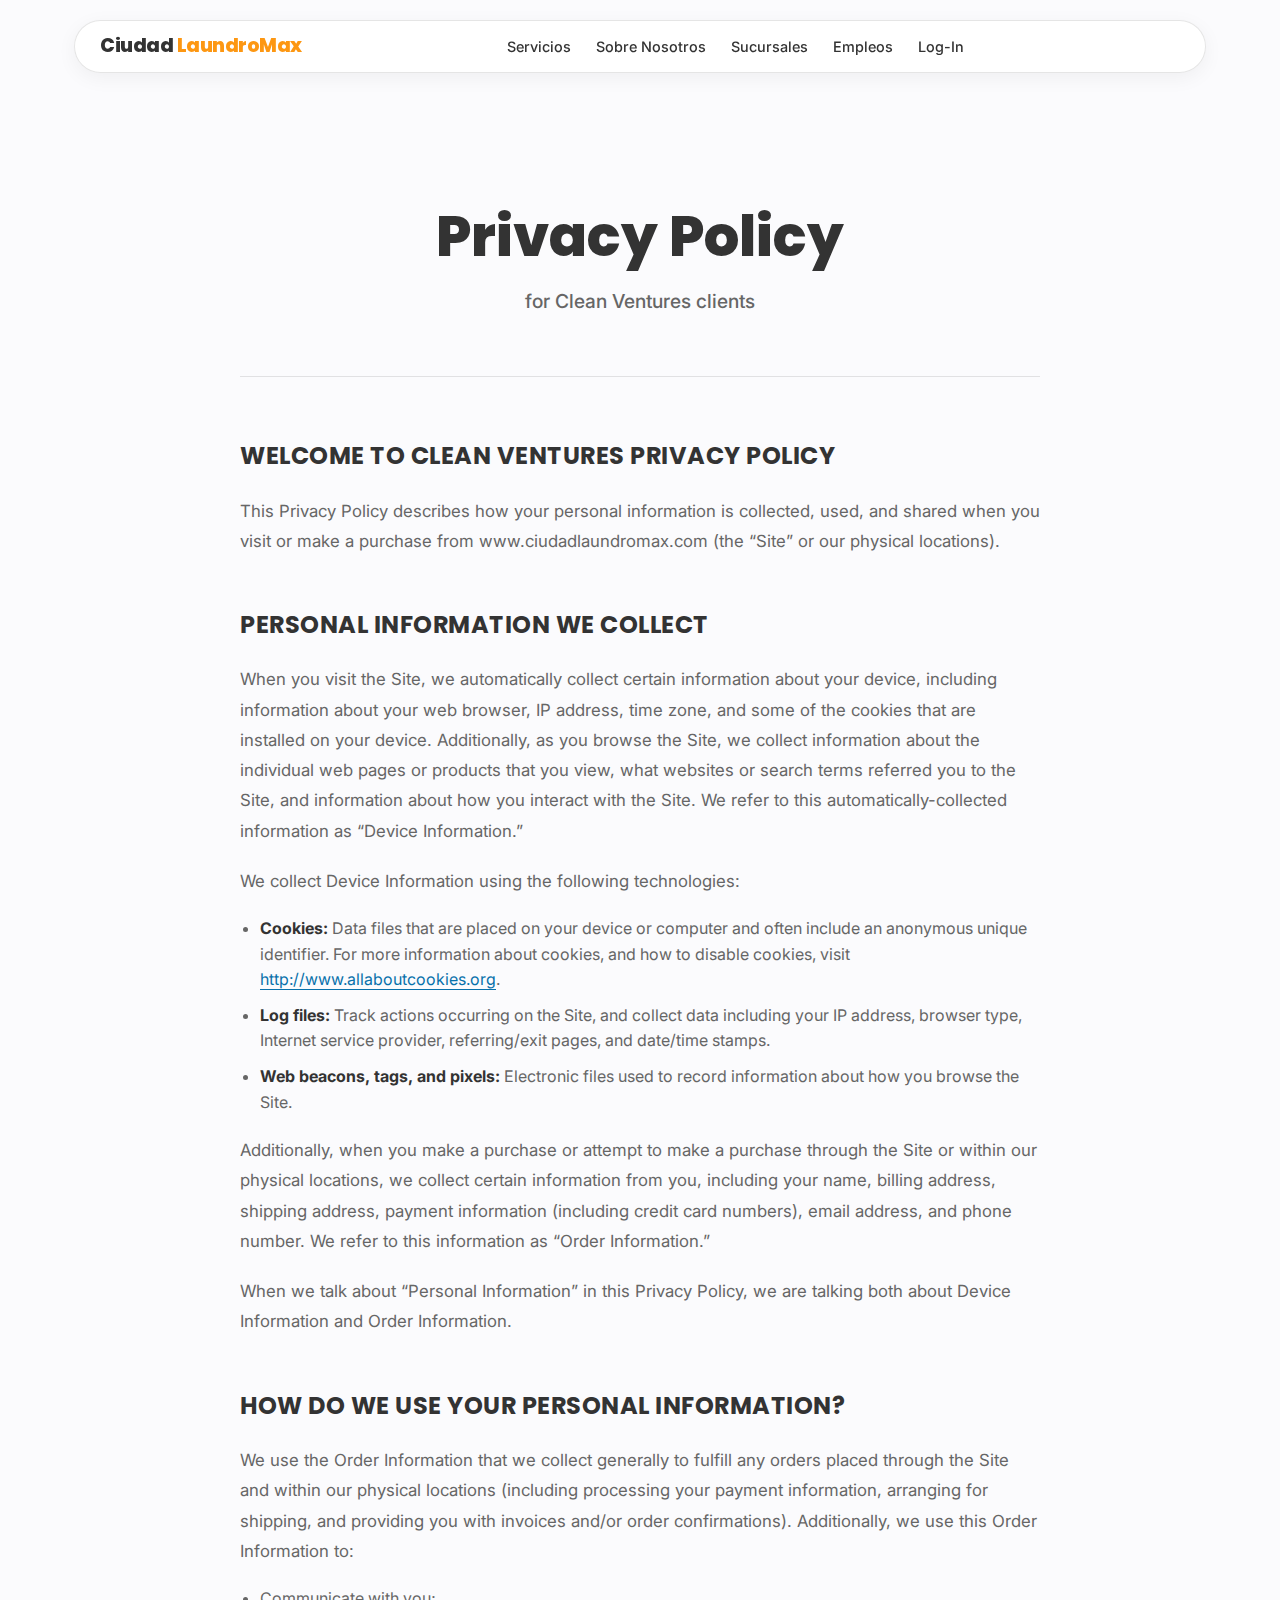
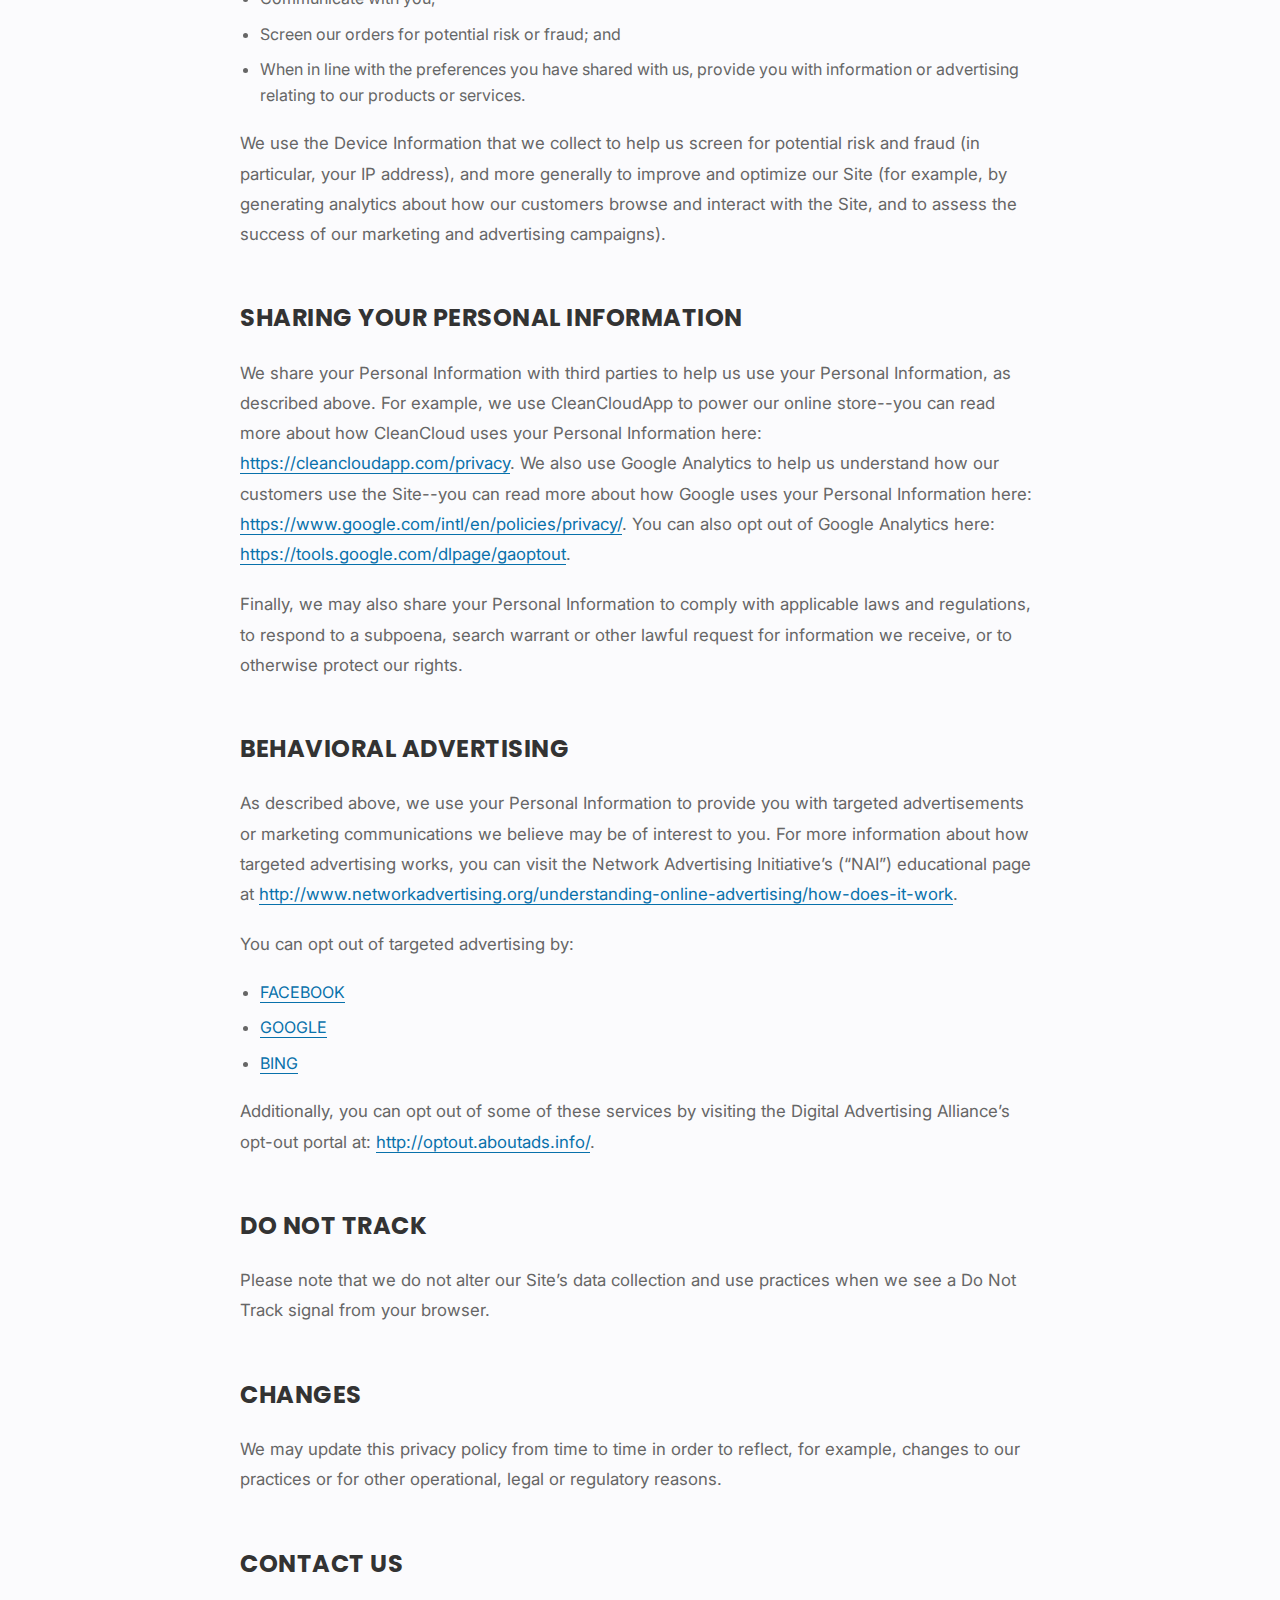
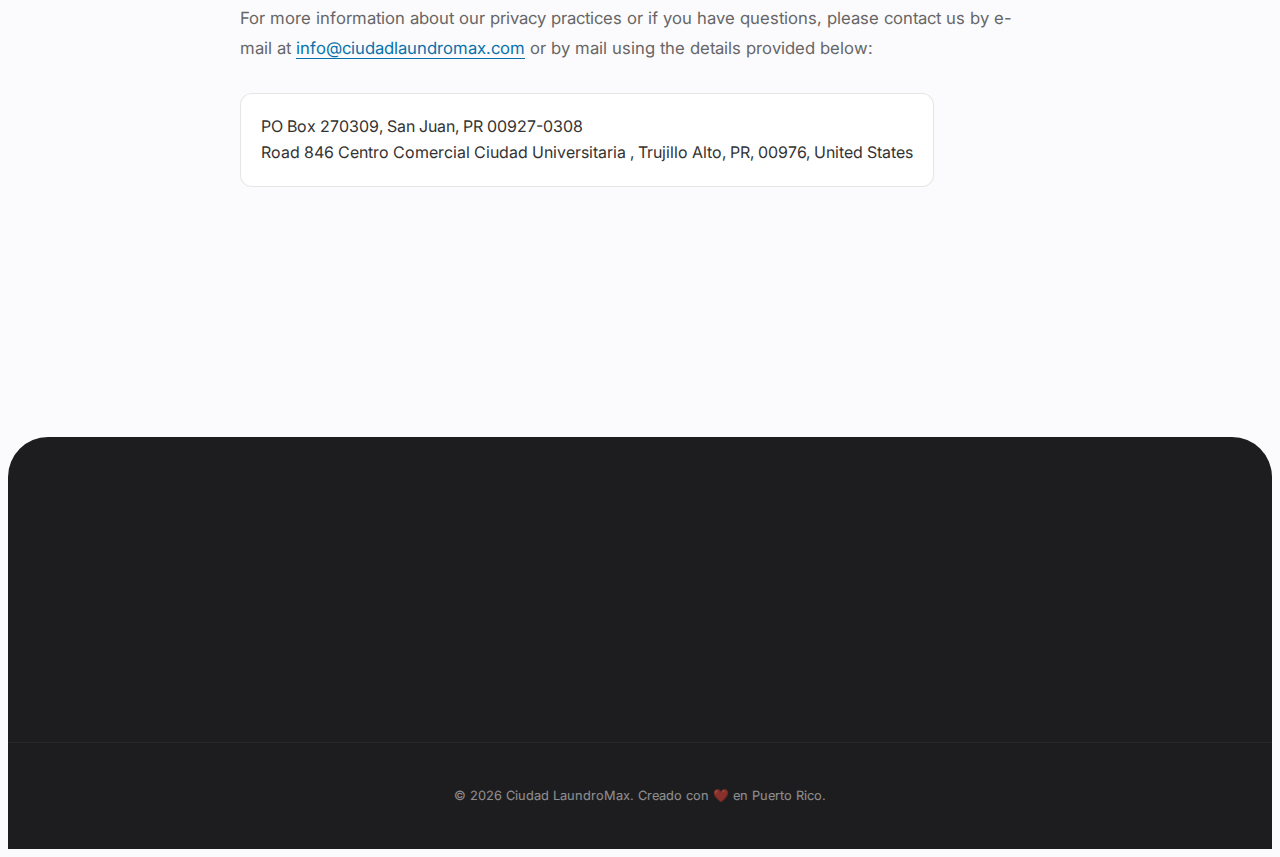
<file: privacy.html>
<!DOCTYPE html>
<html lang="en">
<head>
    <meta charset="UTF-8">
    <meta name="viewport" content="width=device-width, initial-scale=1.0">
    <title>Privacy Policy | Ciudad LaundroMax</title>
    
    <link rel="preconnect" href="https://fonts.googleapis.com">
    <link rel="preconnect" href="https://fonts.gstatic.com" crossorigin>
    <link href="https://fonts.googleapis.com/css2?family=Inter:wght@400;500;600&family=Poppins:wght@500;700;800&display=swap" rel="stylesheet">

    <link rel="stylesheet" href="css/main.css">
    <link rel="stylesheet" href="css/navbar.css">
    <link rel="stylesheet" href="css/footer.css">
    <link rel="stylesheet" href="css/legal.css"> 
</head>
<body>

    <div id="navbar-placeholder"></div>
    
    <main class="legal-page">
        <div class="container legal-container">
            <header class="legal-header">
                <h1>Privacy Policy</h1>
                <p class="subtitle">for Clean Ventures clients</p>
            </header>

            <div class="legal-content">
                <section>
                    <h2>Welcome to Clean Ventures Privacy Policy</h2>
                    <p>This Privacy Policy describes how your personal information is collected, used, and shared when you visit or make a purchase from www.ciudadlaundromax.com (the “Site” or our physical locations).</p>
                </section>

                <section>
                    <h2>Personal Information We Collect</h2>
                    <p>When you visit the Site, we automatically collect certain information about your device, including information about your web browser, IP address, time zone, and some of the cookies that are installed on your device. Additionally, as you browse the Site, we collect information about the individual web pages or products that you view, what websites or search terms referred you to the Site, and information about how you interact with the Site. We refer to this automatically-collected information as “Device Information.”</p>
                    <p>We collect Device Information using the following technologies:</p>
                    <ul>
                        <li><strong>Cookies:</strong> Data files that are placed on your device or computer and often include an anonymous unique identifier. For more information about cookies, and how to disable cookies, visit <a href="http://www.allaboutcookies.org" target="_blank">http://www.allaboutcookies.org</a>.</li>
                        <li><strong>Log files:</strong> Track actions occurring on the Site, and collect data including your IP address, browser type, Internet service provider, referring/exit pages, and date/time stamps.</li>
                        <li><strong>Web beacons, tags, and pixels:</strong> Electronic files used to record information about how you browse the Site.</li>
                    </ul>
                    <p>Additionally, when you make a purchase or attempt to make a purchase through the Site or within our physical locations, we collect certain information from you, including your name, billing address, shipping address, payment information (including credit card numbers), email address, and phone number. We refer to this information as “Order Information.”</p>
                    <p>When we talk about “Personal Information” in this Privacy Policy, we are talking both about Device Information and Order Information.</p>
                </section>

                <section>
                    <h2>How Do We Use Your Personal Information?</h2>
                    <p>We use the Order Information that we collect generally to fulfill any orders placed through the Site and within our physical locations (including processing your payment information, arranging for shipping, and providing you with invoices and/or order confirmations). Additionally, we use this Order Information to:</p>
                    <ul>
                        <li>Communicate with you;</li>
                        <li>Screen our orders for potential risk or fraud; and</li>
                        <li>When in line with the preferences you have shared with us, provide you with information or advertising relating to our products or services.</li>
                    </ul>
                    <p>We use the Device Information that we collect to help us screen for potential risk and fraud (in particular, your IP address), and more generally to improve and optimize our Site (for example, by generating analytics about how our customers browse and interact with the Site, and to assess the success of our marketing and advertising campaigns).</p>
                </section>

                <section>
                    <h2>Sharing Your Personal Information</h2>
                    <p>We share your Personal Information with third parties to help us use your Personal Information, as described above. For example, we use CleanCloudApp to power our online store--you can read more about how CleanCloud uses your Personal Information here: <a href="https://cleancloudapp.com/privacy" target="_blank">https://cleancloudapp.com/privacy</a>. We also use Google Analytics to help us understand how our customers use the Site--you can read more about how Google uses your Personal Information here: <a href="https://www.google.com/intl/en/policies/privacy/" target="_blank">https://www.google.com/intl/en/policies/privacy/</a>. You can also opt out of Google Analytics here: <a href="https://tools.google.com/dlpage/gaoptout" target="_blank">https://tools.google.com/dlpage/gaoptout</a>.</p>
                    <p>Finally, we may also share your Personal Information to comply with applicable laws and regulations, to respond to a subpoena, search warrant or other lawful request for information we receive, or to otherwise protect our rights.</p>
                </section>

                <section>
                    <h2>Behavioral Advertising</h2>
                    <p>As described above, we use your Personal Information to provide you with targeted advertisements or marketing communications we believe may be of interest to you. For more information about how targeted advertising works, you can visit the Network Advertising Initiative’s (“NAI”) educational page at <a href="http://www.networkadvertising.org/understanding-online-advertising/how-does-it-work" target="_blank">http://www.networkadvertising.org/understanding-online-advertising/how-does-it-work</a>.</p>
                    <p>You can opt out of targeted advertising by:</p>
                    <ul>
                        <li><a href="https://www.facebook.com/settings/?tab=ads" target="_blank">FACEBOOK</a></li>
                        <li><a href="https://www.google.com/settings/ads/anonymous" target="_blank">GOOGLE</a></li>
                        <li><a href="https://advertise.bingads.microsoft.com/en-us/resources/policies/personalized-ads" target="_blank">BING</a></li>
                    </ul>
                    <p>Additionally, you can opt out of some of these services by visiting the Digital Advertising Alliance’s opt-out portal at: <a href="http://optout.aboutads.info/" target="_blank">http://optout.aboutads.info/</a>.</p>
                </section>

                <section>
                    <h2>Do Not Track</h2>
                    <p>Please note that we do not alter our Site’s data collection and use practices when we see a Do Not Track signal from your browser.</p>
                </section>

                <section>
                    <h2>Changes</h2>
                    <p>We may update this privacy policy from time to time in order to reflect, for example, changes to our practices or for other operational, legal or regulatory reasons.</p>
                </section>

                <section>
                    <h2>Contact Us</h2>
                    <p>For more information about our privacy practices or if you have questions, please contact us by e-mail at <a href="mailto:info@ciudadlaundromax.com">info@ciudadlaundromax.com</a> or by mail using the details provided below:</p>
                    <address>
                        PO Box 270309, San Juan, PR 00927-0308<br>
                        Road 846 Centro Comercial Ciudad Universitaria , Trujillo Alto, PR, 00976, United States
                    </address>
                </section>
            </div>
        </div>
    </main>

    <div id="footer-placeholder"></div>

    <script src="js/components.js"></script>
    <script src="js/animations.js"></script>
</body>
</html>
</file>
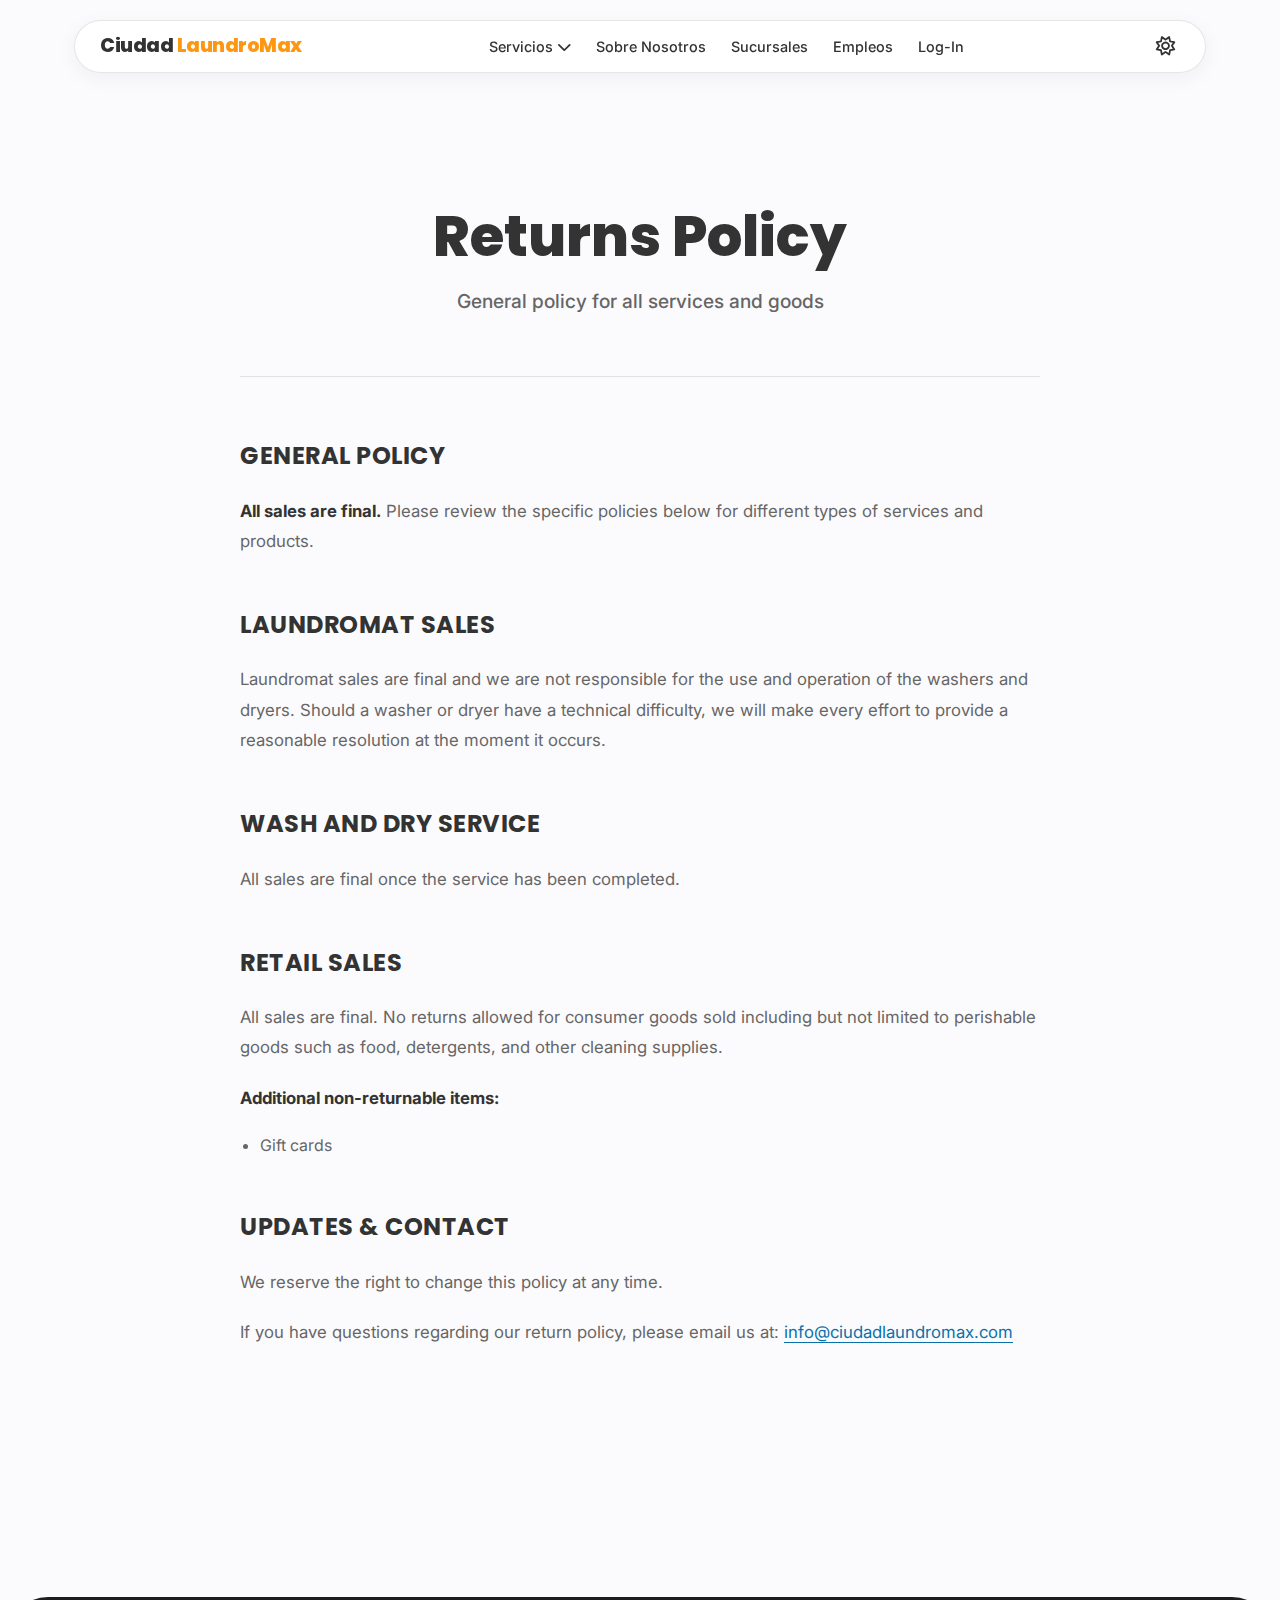
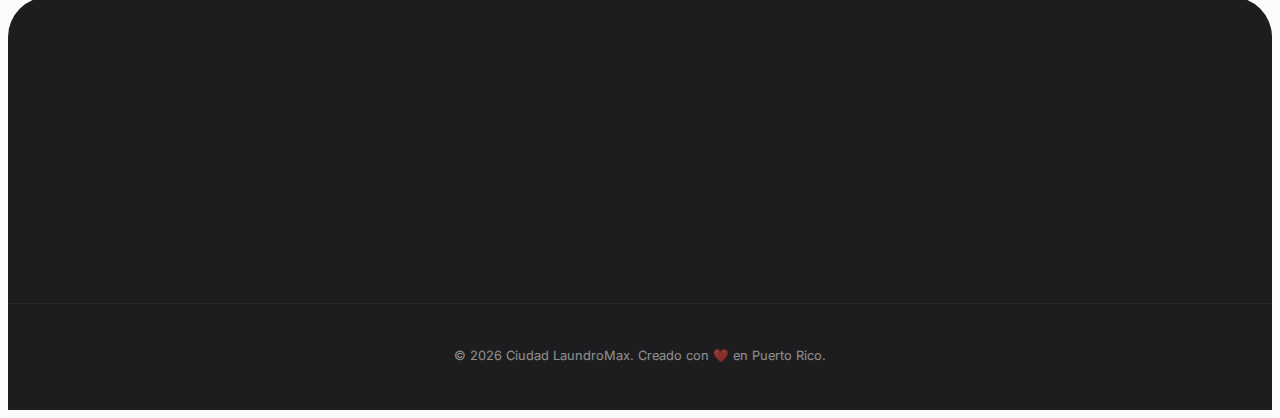
<file: returns.html>
<!DOCTYPE html>
<html lang="en">
<head>
    <meta charset="UTF-8">
    <meta name="viewport" content="width=device-width, initial-scale=1.0">
    <title>Returns Policy | Ciudad LaundroMax</title>
    
    <link rel="preconnect" href="https://fonts.googleapis.com">
    <link rel="preconnect" href="https://fonts.gstatic.com" crossorigin>
    <link href="https://fonts.googleapis.com/css2?family=Inter:wght@400;500;600&family=Poppins:wght@500;700;800&display=swap" rel="stylesheet">

    <link rel="stylesheet" href="https://cdnjs.cloudflare.com/ajax/libs/font-awesome/6.4.0/css/all.min.css">

    <link rel="stylesheet" href="css/main.css">
    <link rel="stylesheet" href="css/navbar.css">
    <link rel="stylesheet" href="css/footer.css">
    <link rel="stylesheet" href="css/legal.css"> 
</head>
<body>

    <div id="navbar-placeholder"></div>
    
    <main class="legal-page">
        <div class="container legal-container">
            <header class="legal-header">
                <h1>Returns Policy</h1>
                <p class="subtitle">General policy for all services and goods</p>
            </header>

            <div class="legal-content">
                <section>
                    <h2>General Policy</h2>
                    <p><strong>All sales are final.</strong> Please review the specific policies below for different types of services and products.</p>
                </section>

                <section>
                    <h2>Laundromat Sales</h2>
                    <p>Laundromat sales are final and we are not responsible for the use and operation of the washers and dryers. Should a washer or dryer have a technical difficulty, we will make every effort to provide a reasonable resolution at the moment it occurs.</p>
                </section>

                <section>
                    <h2>Wash and Dry Service</h2>
                    <p>All sales are final once the service has been completed.</p>
                </section>

                <section>
                    <h2>Retail Sales</h2>
                    <p>All sales are final. No returns allowed for consumer goods sold including but not limited to perishable goods such as food, detergents, and other cleaning supplies.</p>
                    <p><strong>Additional non-returnable items:</strong></p>
                    <ul>
                        <li>Gift cards</li>
                    </ul>
                </section>

                <section>
                    <h2>Updates & Contact</h2>
                    <p>We reserve the right to change this policy at any time.</p>
                    <p>If you have questions regarding our return policy, please email us at: <a href="mailto:info@ciudadlaundromax.com">info@ciudadlaundromax.com</a></p>
                </section>

            </div>
        </div>
    </main>

    <div id="footer-placeholder"></div>

    <script src="js/components.js"></script>
    <script src="js/animations.js"></script>
</body>
</html>
</file>
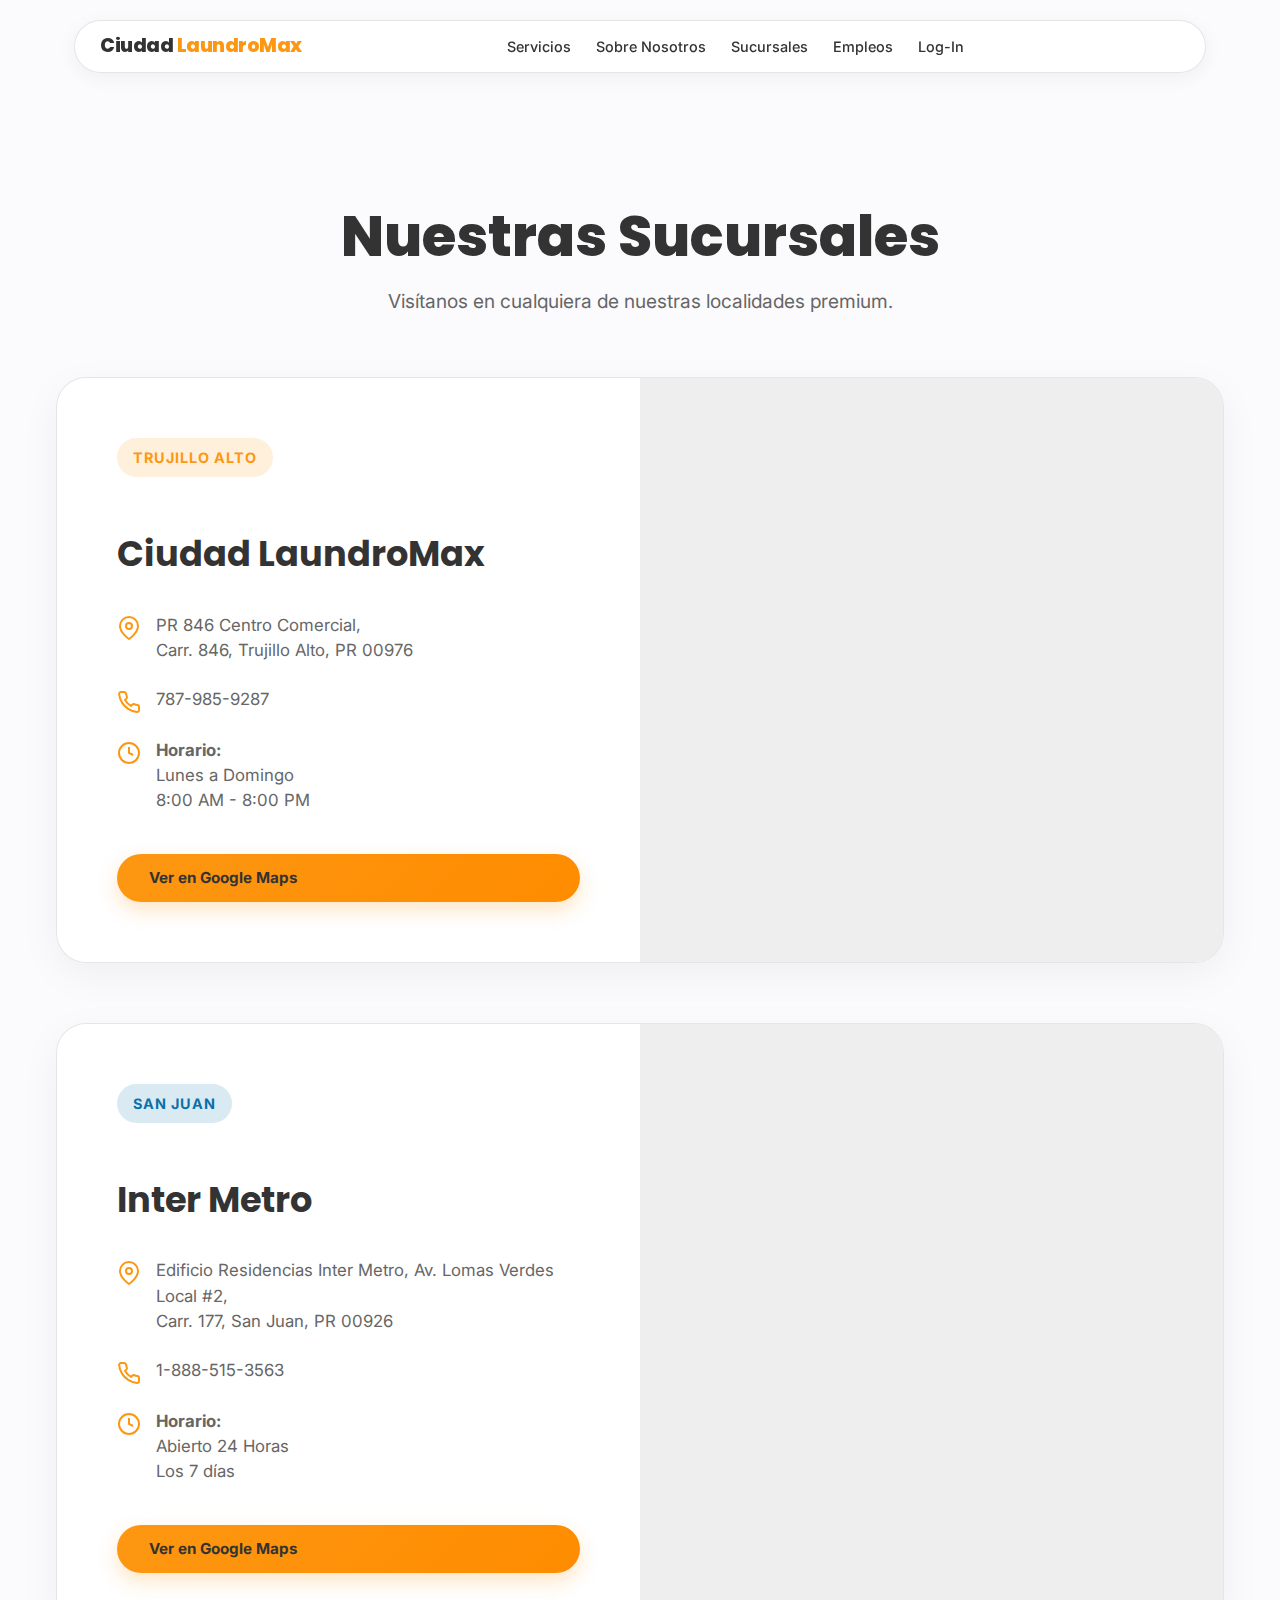
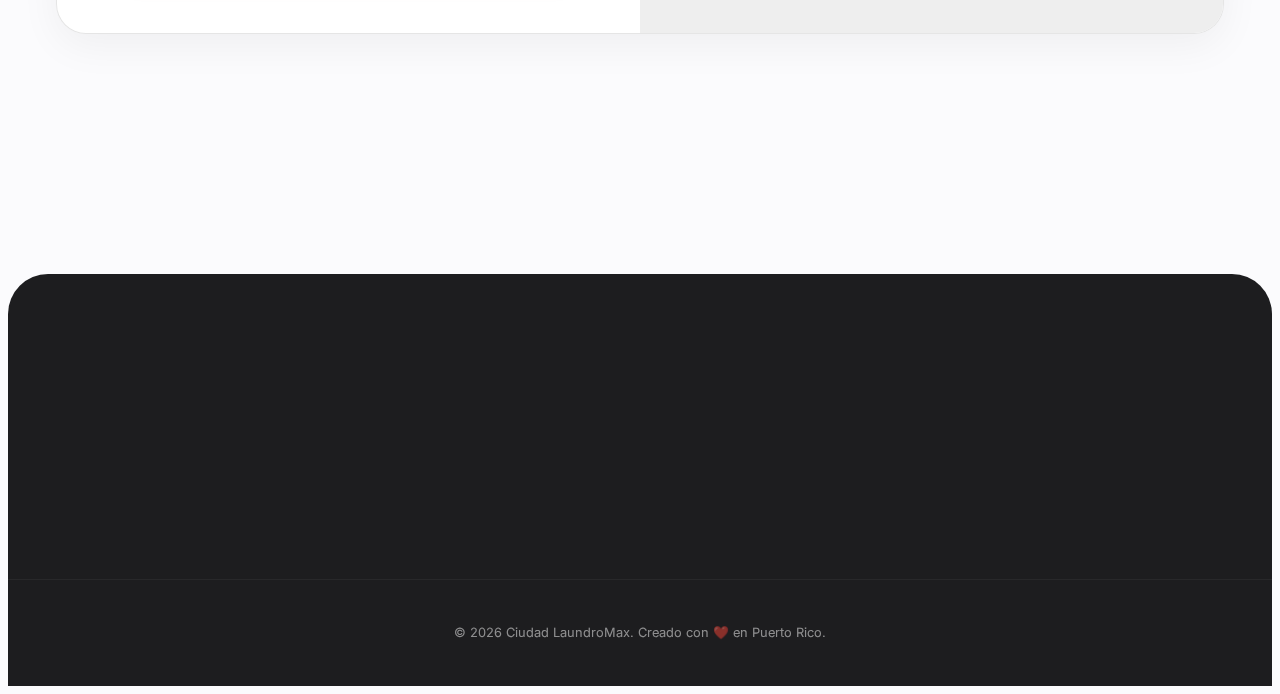
<file: sucursales.html>
<!DOCTYPE html>
<html lang="es">
<head>
    <meta charset="UTF-8">
    <meta name="viewport" content="width=device-width, initial-scale=1.0">
    <title>Sucursales | Ciudad LaundroMax</title>
    
    <link rel="preconnect" href="https://fonts.googleapis.com">
    <link rel="preconnect" href="https://fonts.gstatic.com" crossorigin>
    <link href="https://fonts.googleapis.com/css2?family=Inter:wght@400;500;600&family=Poppins:wght@500;700;800&display=swap" rel="stylesheet">

    <link rel="stylesheet" href="css/main.css">
    <link rel="stylesheet" href="css/navbar.css">
    <link rel="stylesheet" href="css/footer.css">
    <link rel="stylesheet" href="css/sucursales.css"> </head>
<body>

    <div id="navbar-placeholder"></div>

    <main class="locations-page">
        <div class="container">
            <h1 class="page-title">Nuestras Sucursales</h1>
            <p class="page-subtitle">Visítanos en cualquiera de nuestras localidades premium.</p>

            <div class="location-card">
                <div class="loc-info">
                    <span class="badge-loc">Trujillo Alto</span>
                    <h2>Ciudad LaundroMax</h2>
                    
                    <div class="details-grid">
                        <div class="detail-item">
                            <svg class="icon" viewBox="0 0 24 24" fill="none" stroke="currentColor" stroke-width="2"><path d="M21 10c0 7-9 13-9 13s-9-6-9-13a9 9 0 0 1 18 0z"/><circle cx="12" cy="10" r="3"/></svg>
                            <p>PR 846 Centro Comercial,<br>Carr. 846, Trujillo Alto, PR 00976</p>
                        </div>

                        <div class="detail-item">
                            <svg class="icon" viewBox="0 0 24 24" fill="none" stroke="currentColor" stroke-width="2"><path d="M22 16.92v3a2 2 0 0 1-2.18 2 19.79 19.79 0 0 1-8.63-3.07 19.5 19.5 0 0 1-6-6 19.79 19.79 0 0 1-3.07-8.67A2 2 0 0 1 4.11 2h3a2 2 0 0 1 2 1.72 12.84 12.84 0 0 0 .7 2.81 2 2 0 0 1-.45 2.11L8.09 9.91a16 16 0 0 0 6 6l1.27-1.27a2 2 0 0 1 2.11-.45 12.84 12.84 0 0 0 2.81.7A2 2 0 0 1 22 16.92z"/></svg>
                            <p>787-985-9287</p>
                        </div>

                        <div class="detail-item">
                            <svg class="icon" viewBox="0 0 24 24" fill="none" stroke="currentColor" stroke-width="2"><circle cx="12" cy="12" r="10"/><polyline points="12 6 12 12 16 14"/></svg>
                            <p><strong>Horario:</strong><br>Lunes a Domingo<br>8:00 AM - 8:00 PM</p>
                        </div>
                    </div>

                    <a href="https://www.google.com/maps/place/Ciudad+LaundroMax/@18.39119,-66.1301761,13.45z/data=!4m6!3m5!1s0x8c03672ede2d2285:0xe11e5bddbdd28ffb!8m2!3d18.3709061!4d-66.0255571!16s%2Fg%2F11fmsgq6kr?entry=ttu&g_ep=EgoyMDI2MDEyNi4wIKXMDSoASAFQAw%3D%3D" target="_blank" class="btn-primary">Ver en Google Maps</a>
                </div>
                
                <div class="loc-map">
                    <iframe src="https://www.google.com/maps/embed?pb=!1m18!1m12!1m3!1d3786.4819018898975!2d-66.02813202481192!3d18.37090608269382!2m3!1f0!2f0!3f0!3m2!1i1024!2i768!4f13.1!3m3!1m2!1s0x8c03672ede2d2285%3A0xe11e5bddbdd28ffb!2sCiudad%20LaundroMax!5e0!3m2!1sen!2spr!4v1769729575887!5m2!1sen!2spr" 
                    width="100%" height="100%" style="border:0;" allowfullscreen="" loading="lazy" referrerpolicy="no-referrer-when-downgrade"></iframe>
                </div>
            </div>

            <div class="location-card reverse">
                <div class="loc-info">
                    <span class="badge-loc blue">San Juan</span>
                    <h2>Inter Metro</h2>
                    
                    <div class="details-grid">
                        <div class="detail-item">
                            <svg class="icon" viewBox="0 0 24 24" fill="none" stroke="currentColor" stroke-width="2"><path d="M21 10c0 7-9 13-9 13s-9-6-9-13a9 9 0 0 1 18 0z"/><circle cx="12" cy="10" r="3"/></svg>
                            <p>Edificio Residencias Inter Metro, Av. Lomas Verdes Local #2,<br>Carr. 177, San Juan, PR 00926</p>
                        </div>
                        
                        <div class="detail-item">
                            <svg class="icon" viewBox="0 0 24 24" fill="none" stroke="currentColor" stroke-width="2"><path d="M22 16.92v3a2 2 0 0 1-2.18 2 19.79 19.79 0 0 1-8.63-3.07 19.5 19.5 0 0 1-6-6 19.79 19.79 0 0 1-3.07-8.67A2 2 0 0 1 4.11 2h3a2 2 0 0 1 2 1.72 12.84 12.84 0 0 0 .7 2.81 2 2 0 0 1-.45 2.11L8.09 9.91a16 16 0 0 0 6 6l1.27-1.27a2 2 0 0 1 2.11-.45 12.84 12.84 0 0 0 2.81.7A2 2 0 0 1 22 16.92z"/></svg>
                            <p>1-888-515-3563</p>
                        </div>

                        <div class="detail-item">
                            <svg class="icon" viewBox="0 0 24 24" fill="none" stroke="currentColor" stroke-width="2"><circle cx="12" cy="12" r="10"/><polyline points="12 6 12 12 16 14"/></svg>
                            <p><strong>Horario:</strong><br>Abierto 24 Horas<br>Los 7 días</p>
                        </div>
                    </div>

                    <a href="https://www.google.com/maps/place/Ciudad+LaundroMax/@18.3685774,-66.0777497,17z/data=!3m1!4b1!4m6!3m5!1s0x8c0369e1b7cdde01:0x8a8951b05e3d0e5d!8m2!3d18.3685723!4d-66.0751748!16s%2Fg%2F11vk7bv3qq?entry=ttu&g_ep=EgoyMDI2MDEyNy4wIKXMDSoASAFQAw%3D%3D" target="_blank" class="btn-primary">Ver en Google Maps</a>
                </div>
                
                <div class="loc-map">
                    <iframe src="https://www.google.com/maps/embed?pb=!1m18!1m12!1m3!1d3786.533007479723!2d-66.080045712391!3d18.368577329195332!2m3!1f0!2f0!3f0!3m2!1i1024!2i768!4f13.1!3m3!1m2!1s0x8c0369e1b7cdde01%3A0x8a8951b05e3d0e5d!2sCiudad%20LaundroMax!5e0!3m2!1sen!2spr!4v1769729727549!5m2!1sen!2spr" 
                    width="100%" height="100%" style="border:0;" allowfullscreen="" loading="lazy"></iframe>
                </div>
            </div>

        </div>
    </main>

    <div id="footer-placeholder"></div>

    <script src="js/components.js"></script>
    <script src="js/animations.js"></script>
</body>
</html>
</file>
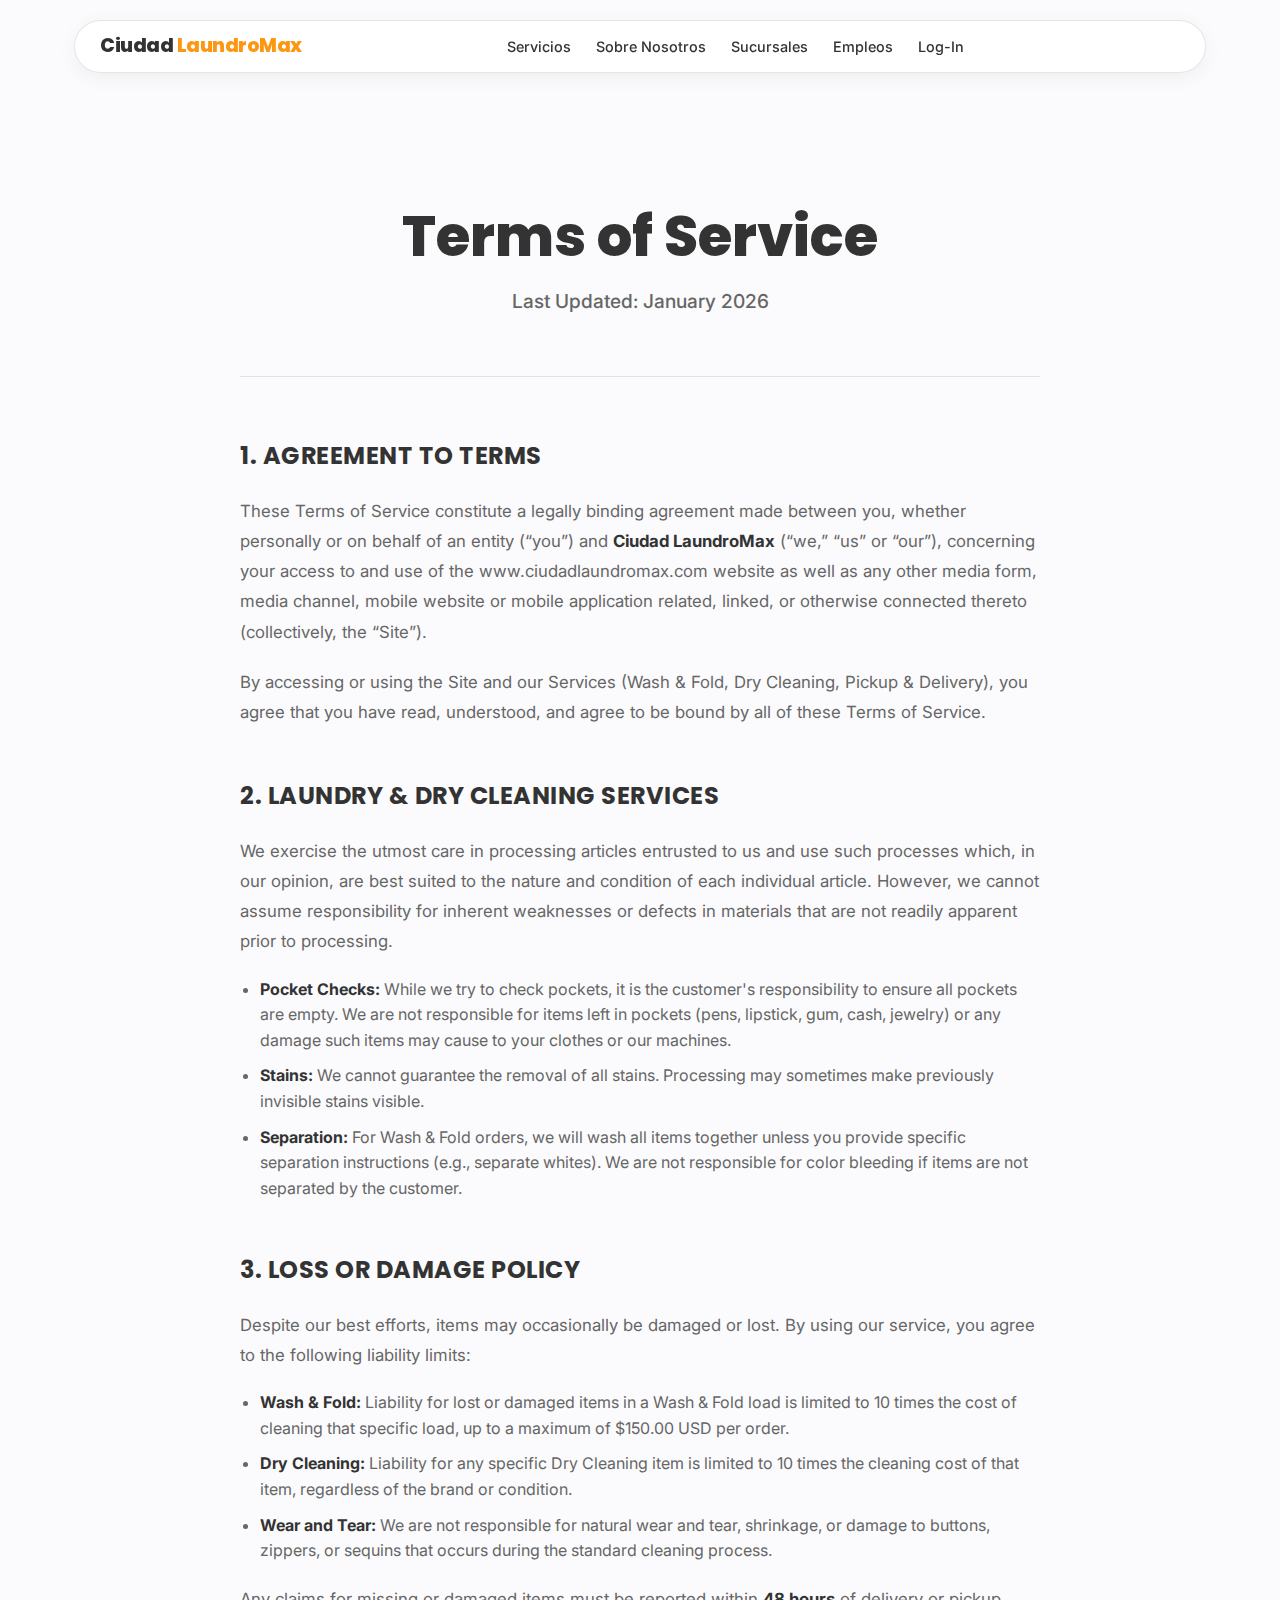
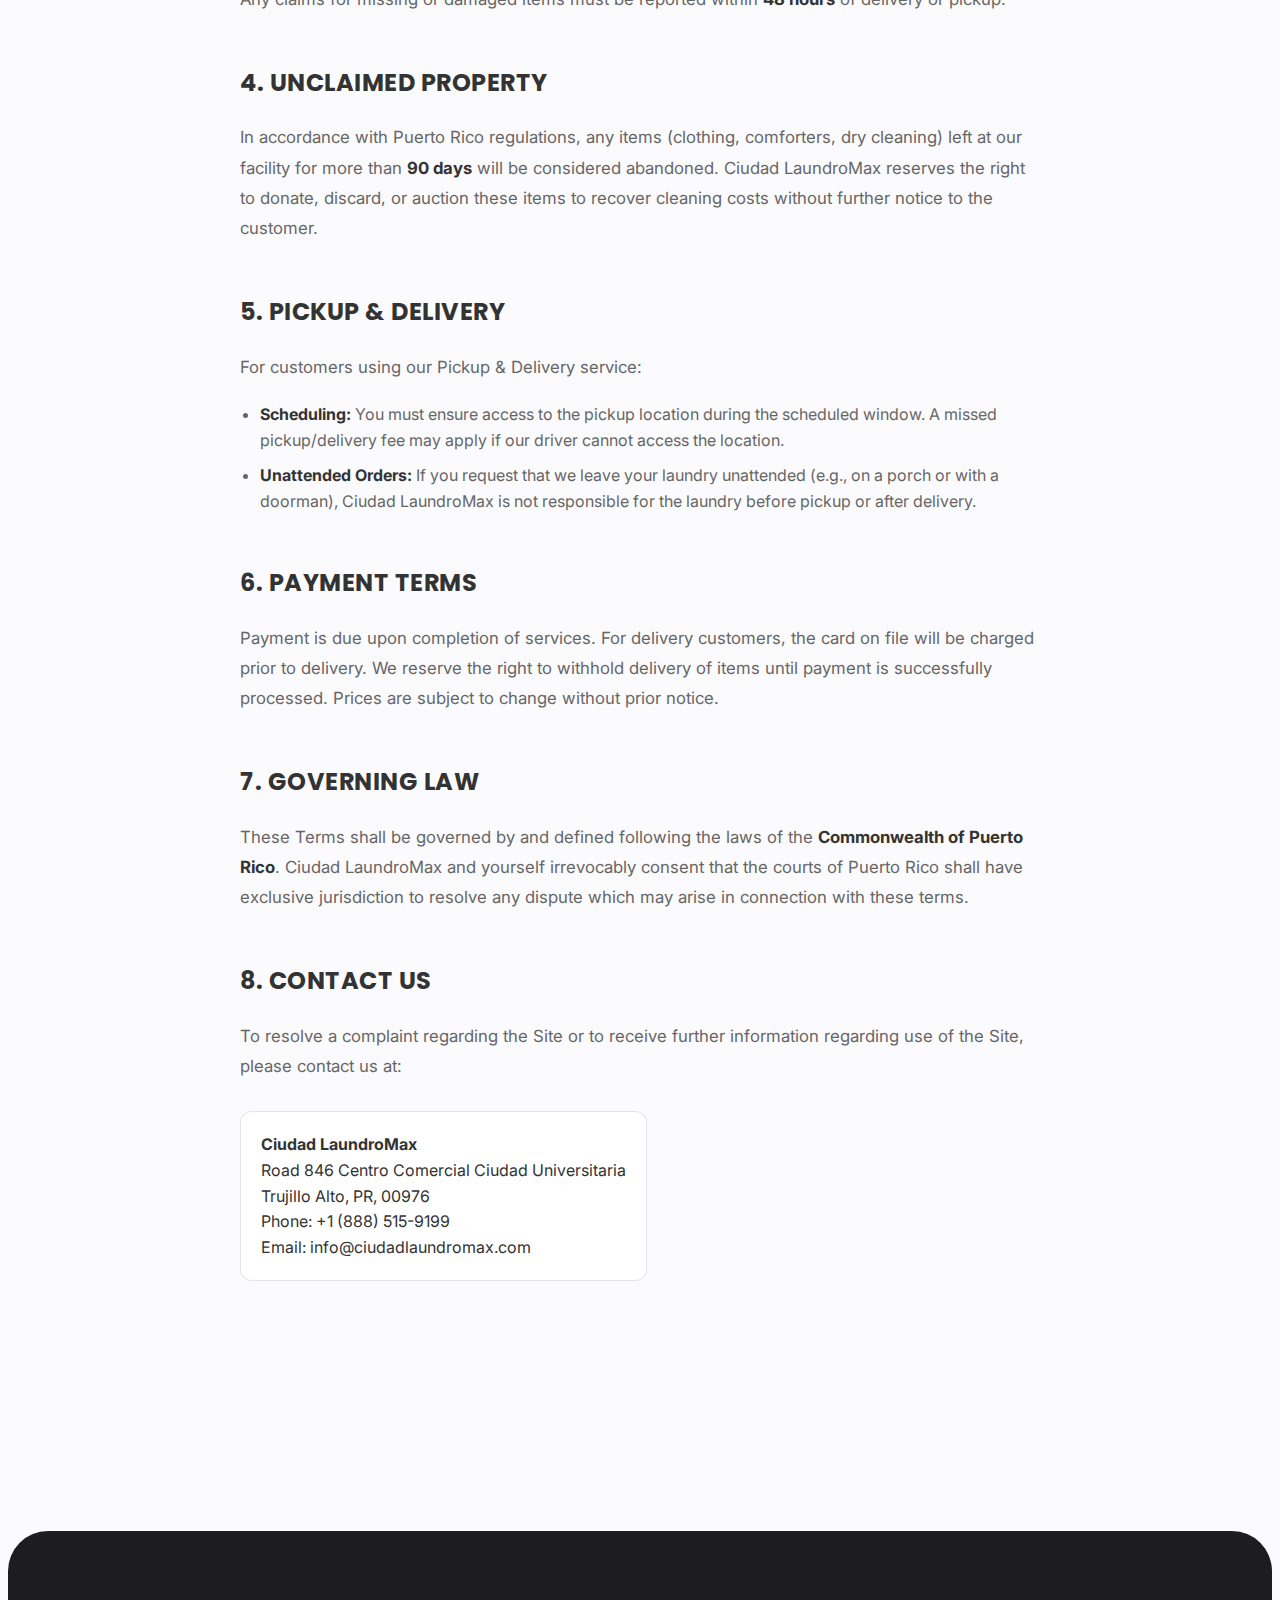
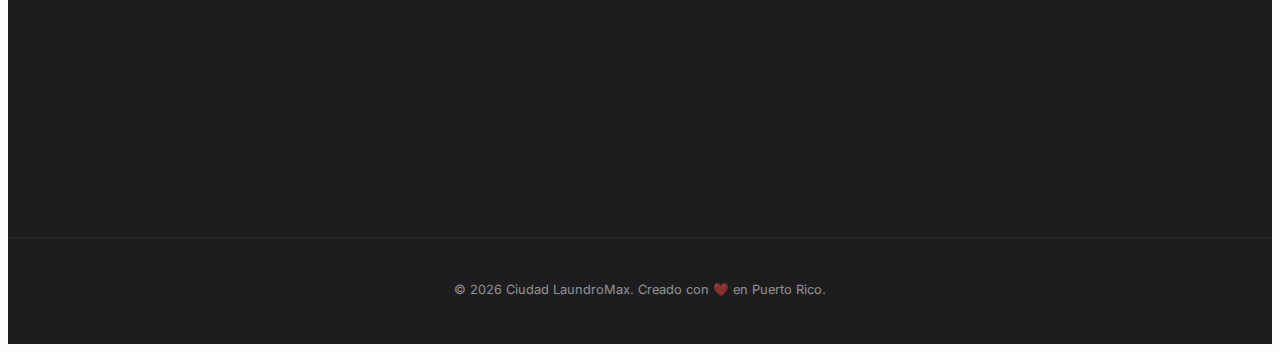
<file: terms.html>
<!DOCTYPE html>
<html lang="en">
<head>
    <meta charset="UTF-8">
    <meta name="viewport" content="width=device-width, initial-scale=1.0">
    <title>Terms of Service | Ciudad LaundroMax</title>
    
    <link rel="preconnect" href="https://fonts.googleapis.com">
    <link rel="preconnect" href="https://fonts.gstatic.com" crossorigin>
    <link href="https://fonts.googleapis.com/css2?family=Inter:wght@400;500;600&family=Poppins:wght@500;700;800&display=swap" rel="stylesheet">

    <link rel="stylesheet" href="css/main.css">
    <link rel="stylesheet" href="css/navbar.css">
    <link rel="stylesheet" href="css/footer.css">
    <link rel="stylesheet" href="css/legal.css"> </head>
<body>

    <div id="navbar-placeholder"></div>

    <main class="legal-page">
        <div class="container legal-container">
            <header class="legal-header">
                <h1>Terms of Service</h1>
                <p class="subtitle">Last Updated: January 2026</p>
            </header>

            <div class="legal-content">
                <section>
                    <h2>1. Agreement to Terms</h2>
                    <p>These Terms of Service constitute a legally binding agreement made between you, whether personally or on behalf of an entity (“you”) and <strong>Ciudad LaundroMax</strong> (“we,” “us” or “our”), concerning your access to and use of the www.ciudadlaundromax.com website as well as any other media form, media channel, mobile website or mobile application related, linked, or otherwise connected thereto (collectively, the “Site”).</p>
                    <p>By accessing or using the Site and our Services (Wash & Fold, Dry Cleaning, Pickup & Delivery), you agree that you have read, understood, and agree to be bound by all of these Terms of Service.</p>
                </section>

                <section>
                    <h2>2. Laundry & Dry Cleaning Services</h2>
                    <p>We exercise the utmost care in processing articles entrusted to us and use such processes which, in our opinion, are best suited to the nature and condition of each individual article. However, we cannot assume responsibility for inherent weaknesses or defects in materials that are not readily apparent prior to processing.</p>
                    <ul>
                        <li><strong>Pocket Checks:</strong> While we try to check pockets, it is the customer's responsibility to ensure all pockets are empty. We are not responsible for items left in pockets (pens, lipstick, gum, cash, jewelry) or any damage such items may cause to your clothes or our machines.</li>
                        <li><strong>Stains:</strong> We cannot guarantee the removal of all stains. Processing may sometimes make previously invisible stains visible.</li>
                        <li><strong>Separation:</strong> For Wash & Fold orders, we will wash all items together unless you provide specific separation instructions (e.g., separate whites). We are not responsible for color bleeding if items are not separated by the customer.</li>
                    </ul>
                </section>

                <section>
                    <h2>3. Loss or Damage Policy</h2>
                    <p>Despite our best efforts, items may occasionally be damaged or lost. By using our service, you agree to the following liability limits:</p>
                    <ul>
                        <li><strong>Wash & Fold:</strong> Liability for lost or damaged items in a Wash & Fold load is limited to 10 times the cost of cleaning that specific load, up to a maximum of $150.00 USD per order.</li>
                        <li><strong>Dry Cleaning:</strong> Liability for any specific Dry Cleaning item is limited to 10 times the cleaning cost of that item, regardless of the brand or condition.</li>
                        <li><strong>Wear and Tear:</strong> We are not responsible for natural wear and tear, shrinkage, or damage to buttons, zippers, or sequins that occurs during the standard cleaning process.</li>
                    </ul>
                    <p>Any claims for missing or damaged items must be reported within <strong>48 hours</strong> of delivery or pickup.</p>
                </section>

                <section>
                    <h2>4. Unclaimed Property</h2>
                    <p>In accordance with Puerto Rico regulations, any items (clothing, comforters, dry cleaning) left at our facility for more than <strong>90 days</strong> will be considered abandoned. Ciudad LaundroMax reserves the right to donate, discard, or auction these items to recover cleaning costs without further notice to the customer.</p>
                </section>

                <section>
                    <h2>5. Pickup & Delivery</h2>
                    <p>For customers using our Pickup & Delivery service:</p>
                    <ul>
                        <li><strong>Scheduling:</strong> You must ensure access to the pickup location during the scheduled window. A missed pickup/delivery fee may apply if our driver cannot access the location.</li>
                        <li><strong>Unattended Orders:</strong> If you request that we leave your laundry unattended (e.g., on a porch or with a doorman), Ciudad LaundroMax is not responsible for the laundry before pickup or after delivery.</li>
                    </ul>
                </section>

                <section>
                    <h2>6. Payment Terms</h2>
                    <p>Payment is due upon completion of services. For delivery customers, the card on file will be charged prior to delivery. We reserve the right to withhold delivery of items until payment is successfully processed. Prices are subject to change without prior notice.</p>
                </section>

                <section>
                    <h2>7. Governing Law</h2>
                    <p>These Terms shall be governed by and defined following the laws of the <strong>Commonwealth of Puerto Rico</strong>. Ciudad LaundroMax and yourself irrevocably consent that the courts of Puerto Rico shall have exclusive jurisdiction to resolve any dispute which may arise in connection with these terms.</p>
                </section>

                <section>
                    <h2>8. Contact Us</h2>
                    <p>To resolve a complaint regarding the Site or to receive further information regarding use of the Site, please contact us at:</p>
                    <address>
                        <strong>Ciudad LaundroMax</strong><br>
                        Road 846 Centro Comercial Ciudad Universitaria<br>
                        Trujillo Alto, PR, 00976<br>
                        Phone: +1 (888) 515-9199<br>
                        Email: info@ciudadlaundromax.com
                    </address>
                </section>
            </div>
        </div>
    </main>

    <div id="footer-placeholder"></div>

    <script src="js/components.js"></script>
    <script src="js/animations.js"></script>
</body>
</html>
</file>
<file: css/navbar.css>
/* =========================================
   1. VARIABLES
   ========================================= */
:root {
  --bg-card: rgba(255, 255, 255, 0.95);
  --bg-card-mobile: #ffffff;
  --text-main: #333333;
  --text-muted: #666666;
  --border-color: rgba(0,0,0,0.1);
  --brand-orange: #fd9712;
  --brand-blue: #0871ab;
  --nav-z-index: 2000;
  --menu-z-index: 1900;
}

body.dark-mode {
  --bg-card: rgba(30, 30, 30, 0.95);
  --bg-card-mobile: #1a1a1a;
  --text-main: #ffffff;
  --text-muted: #aaaaaa;
  --border-color: rgba(255,255,255,0.1);
}

body.menu-open { overflow: hidden; }

/* =========================================
   2. NAV ISLAND (Base)
   ========================================= */
.nav-island {
  position: fixed;
  top: 20px;
  left: 50%;
  transform: translateX(-50%);
  width: 90%;
  max-width: 1080px;
  background: var(--bg-card);
  backdrop-filter: blur(12px);
  -webkit-backdrop-filter: blur(12px);
  border: 1px solid var(--border-color);
  border-radius: 100px;
  padding: 10px 25px;
  z-index: var(--nav-z-index);
  box-shadow: 0 5px 20px rgba(0,0,0,0.05);
}

.nav-content {
  display: flex;
  justify-content: space-between;
  align-items: center;
}

.logo {
  font-size: 1.2rem;
  font-weight: 800;
  text-decoration: none;
  color: var(--text-main);
  font-family: 'Poppins', sans-serif;
  letter-spacing: -0.5px;
}
.logo span { color: var(--brand-orange); }

.nav-right {
  display: flex;
  align-items: center;
  gap: 15px;
}

/* =========================================
   3. DESKTOP LINKS & DROPDOWN
   ========================================= */
.nav-links {
  display: flex;
  list-style: none;
  gap: 25px;
  margin: 0;
  padding: 0;
  align-items: center;
}

.nav-links a {
  text-decoration: none;
  color: var(--text-main);
  font-weight: 500;
  font-size: 0.9rem;
  transition: color 0.2s;
}
.nav-links a:hover { color: var(--brand-blue); }

/* Dropdown Logic */
.dropdown { position: relative; height: 100%; display: flex; align-items: center; }

.dropdown-content {
  display: none;
  position: absolute;
  top: 100%;
  left: 50%;
  transform: translateX(-50%);
  background-color: var(--bg-card);
  min-width: 220px;
  box-shadow: 0 10px 30px rgba(0,0,0,0.15);
  border-radius: 12px;
  padding: 8px 0;
  border: 1px solid var(--border-color);
  flex-direction: column;
  margin-top: 15px;
}

/* Invisible Bridge (Prevents closing) */
.dropdown-content::before {
  content: "";
  position: absolute;
  top: -20px;
  left: 0;
  width: 100%;
  height: 20px;
  background: transparent;
  display: block;
}

.dropdown:hover .dropdown-content { display: flex; }

.dropdown-content a {
  padding: 12px 20px;
  font-size: 0.9rem;
  color: var(--text-main);
  white-space: nowrap;
}
.dropdown-content a:hover { color: var(--brand-orange); background: rgba(0,0,0,0.05); }

/* =========================================
   4. BUTTONS & ICONS (Font Awesome)
   ========================================= */
.theme-toggle, .hamburger {
  background: transparent;
  border: none;
  cursor: pointer;
  font-size: 1.2rem; /* Size of FA Icons */
  color: var(--text-main);
  padding: 5px;
  display: flex;
  align-items: center;
  justify-content: center;
}

/* Theme Toggle Logic */
.theme-toggle .icon-moon { display: none; }
.theme-toggle .icon-sun { display: block; }

body.dark-mode .theme-toggle .icon-moon { display: block; }
body.dark-mode .theme-toggle .icon-sun { display: none; }

/* Hamburger Icon Logic */
.hamburger .icon-close { display: none; }
.hamburger .icon-open { display: block; }

.hamburger[aria-expanded="true"] .icon-close { display: block; }
.hamburger[aria-expanded="true"] .icon-open { display: none; }


/* =========================================
   5. MOBILE STYLES
   ========================================= */
/* Default: Hide Mobile Elements */
.hamburger { display: none; }
.mobile-menu-overlay { display: none; }

@media (max-width: 850px) {
  /* Hide Desktop */
  .desktop-only, .desktop-toggle { display: none !important; }

  /* Show Hamburger */
  .hamburger { display: flex; z-index: 2002; }

  /* Mobile Overlay */
  .mobile-menu-overlay {
    display: flex;
    flex-direction: column;
    align-items: center;
    position: fixed;
    inset: 0;
    background-color: var(--bg-card-mobile);
    z-index: 1900;
    padding-top: 100px; /* Below Nav Island */
    opacity: 0;
    visibility: hidden;
    transition: 0.3s ease;
    overflow-y: auto; /* Fixes cut-off content */
    padding-bottom: 40px;
  }

  .mobile-menu-overlay.active {
    opacity: 1;
    visibility: visible;
  }

  /* Content Layout */
  .mobile-links-container {
    width: 100%;
    display: flex;
    flex-direction: column;
    align-items: center;
  }

  /* Theme Row */
  .mobile-theme-container {
    display: flex;
    justify-content: space-between;
    align-items: center;
    width: 80%;
    padding: 15px 0;
  }
  
  .theme-label-group { display: flex; gap: 10px; align-items: center; color: var(--text-main); }
  .theme-label { font-weight: 600; }

  /* Links */
  .m-link {
    width: 80%;
    padding: 15px 0;
    text-decoration: none;
    color: var(--text-main);
    font-size: 1.2rem;
    font-weight: 600;
    border-bottom: 1px solid var(--border-color);
  }
  .m-link:last-of-type { border-bottom: none; }

  .mobile-label {
    width: 80%;
    margin: 30px 0 10px 0;
    font-size: 0.8rem;
    text-transform: uppercase;
    color: var(--text-muted);
    letter-spacing: 1px;
  }

  .divider {
    width: 80%;
    height: 1px;
    background: var(--border-color);
    margin: 10px 0;
  }

  .m-link.highlight { 
    color: var(--brand-blue);
    font-weight: 800;
    text-align: center;
    font-size: 1.4rem;
    border: none;
    margin-top: 20px;
  }
}
</file>
<file: css/footer.css>
.site-footer {
    background-color: #1d1d1f;
    color: #ffffff;
    padding: 80px 0 30px;
    margin-top: 100px;
    border-top-left-radius: 40px;
    border-top-right-radius: 40px;
}

.footer-grid {
    display: grid;
    grid-template-columns: 1.5fr 1fr 1fr 1.2fr;
    gap: 40px;
    margin-bottom: 60px;
    max-width: 1200px;
    margin: 0 auto;
    padding: 0 24px;
}

.footer-logo {
    font-size: 1.6rem;
    margin-bottom: 20px;
    color: white;
    font-weight: 700;
}
.footer-logo span { color: #fd9712; }

.footer-col p { opacity: 0.7; font-size: 0.9rem; line-height: 1.6; }

.footer-col h4 {
    color: white;
    margin-bottom: 20px;
    font-size: 1rem;
    font-weight: 600;
    text-transform: uppercase;
    letter-spacing: 1px;
}

.footer-col ul { list-style: none; padding: 0; }
.footer-col ul li { margin-bottom: 12px; }
.footer-col ul li a {
    color: rgba(255,255,255,0.6);
    text-decoration: none;
    font-size: 0.9rem;
    transition: color 0.2s;
}
.footer-col ul li a:hover { color: #fd9712; }

.social-icons {
    display: flex;
    gap: 12px;
    margin-top: 24px;
}
.social-tag {
    color: white;
    font-size: 0.75rem;
    border: 1px solid rgba(255,255,255,0.2);
    padding: 6px 14px;
    border-radius: 20px;
    text-decoration: none;
}

.footer-bottom {
    border-top: 1px solid rgba(255,255,255,0.1);
    padding-top: 30px;
    text-align: center;
    font-size: 0.8rem;
    opacity: 0.5;
}

@media (max-width: 768px) {
    .footer-grid { grid-template-columns: 1fr; gap: 40px; }
    .site-footer { border-radius: 0; }
}

/* Social Icons Styling */
.social-icons {
    display: flex;
    gap: 20px;
    margin-top: 20px;
}

.social-link {
    font-size: 1.5rem; /* Makes icons bigger */
    color: var(--text-muted); /* Default color */
    transition: transform 0.2s, color 0.2s;
    display: inline-block;
}

.social-link:hover {
    color: var(--brand-orange); /* Orange on hover */
    transform: translateY(-3px); /* Little float effect */
}
</file>
<file: css/about.css>
/* --- ABOUT PAGE STYLES --- */

.about-page {
    padding-top: 100px;
    background-color: var(--bg-main);
}

/* Hero */
.about-hero {
    padding: 80px 0;
    text-align: center;
}

.about-hero h1 {
    font-size: clamp(2.5rem, 6vw, 4.5rem);
    margin-bottom: 25px;
}

.hero-text-lg {
    max-width: 800px;
    margin: 0 auto;
    font-size: 1.3rem;
    color: var(--text-muted);
    line-height: 1.6;
}

/* Story Section */
.story-section {
    padding: 80px 0;
}

.story-grid {
    display: grid;
    grid-template-columns: 1fr 1fr;
    gap: 60px;
    align-items: center;
}

.story-image {
    border-radius: 40px;
    overflow: hidden;
    height: 500px;
    box-shadow: var(--shadow-soft);
}

.story-image img {
    width: 100%;
    height: 100%;
    object-fit: cover;
}

.placeholder-img {
    width: 100%;
    height: 100%;
    background: var(--brand-blue);
    display: flex;
    justify-content: center;
    align-items: center;
    font-size: 5rem;
    color: white;
}

.story-content h2 {
    font-size: 2.5rem;
    margin-bottom: 25px;
    color: var(--brand-orange);
}

.story-content p {
    font-size: 1.1rem;
    color: var(--text-muted);
    margin-bottom: 20px;
    line-height: 1.8;
}

/* Values Grid */
.about-values {
    padding: 80px 0;
    background: var(--bg-light);
}
body.dark-mode .about-values { background: #0f0f0f; }

.values-grid-simple {
    display: grid;
    grid-template-columns: repeat(3, 1fr);
    gap: 30px;
    margin-top: 50px;
}

.val-card {
    background: var(--bg-card);
    padding: 40px;
    border-radius: 30px;
    text-align: center;
    border: 1px solid var(--border-color);
    box-shadow: var(--shadow-soft);
}

.val-card i {
    font-size: 2.5rem;
    color: var(--brand-orange);
    margin-bottom: 20px;
}

.val-card h3 {
    margin-bottom: 15px;
    color: var(--text-main);
}

/* Quote Section */
.team-quote {
    padding: 100px 0;
}

.glass-quote-card {
    background: rgba(253, 151, 18, 0.05);
    border: 1px solid rgba(253, 151, 18, 0.2);
    padding: 80px 60px;
    border-radius: 40px;
    text-align: center;
    position: relative;
    backdrop-filter: blur(10px);
}

.quote-icon {
    font-size: 3rem;
    color: var(--brand-orange);
    opacity: 0.2;
    position: absolute;
    top: 40px;
    left: 40px;
}

blockquote {
    font-size: 2rem;
    font-weight: 700;
    color: var(--text-main);
    margin-bottom: 30px;
    font-family: 'Poppins', sans-serif;
    line-height: 1.3;
}

cite {
    font-style: normal;
    font-weight: 600;
    text-transform: uppercase;
    letter-spacing: 2px;
    color: var(--brand-blue);
}

/* Mobile */
@media (max-width: 900px) {
    .story-grid { grid-template-columns: 1fr; gap: 40px; }
    .story-image { height: 300px; order: 2; }
    .story-content { order: 1; text-align: center; }
    .values-grid-simple { grid-template-columns: 1fr; }
    .glass-quote-card { padding: 50px 30px; }
    blockquote { font-size: 1.5rem; }
}
</file>
<file: css/commercial.css>
/* --- COMMERCIAL / AIRBNB PAGE STYLES --- */

.comm-page {
    padding-top: 80px; /* Espacio para el navbar */
    background-color: var(--bg-main);
}

/* 1. SECCIÓN HERO */
.comm-hero {
    padding: 100px 0 80px;
    background: linear-gradient(to bottom, var(--bg-main) 0%, rgba(8, 113, 171, 0.05) 100%);
}

.hero-grid {
    display: grid;
    grid-template-columns: 1.2fr 0.8fr;
    align-items: center;
    gap: 50px;
}

.comm-hero h1 {
    font-size: clamp(2.8rem, 5vw, 4.2rem);
    line-height: 1.1;
    margin-bottom: 25px;
    color: var(--text-main);
    font-weight: 800;
}



.comm-hero p {
    font-size: 1.2rem;
    color: var(--text-muted);
    margin-bottom: 40px;
    max-width: 500px;
}

.hero-actions {
    display: flex;
    gap: 20px;
    align-items: center;
}

.btn-text-link {
    color: var(--text-main);
    text-decoration: none;
    font-weight: 600;
    display: flex;
    align-items: center;
    gap: 8px;
}

/* Gráfico del Hero */
.hero-visual-wrapper {
    position: relative;
    display: flex;
    justify-content: center;
    align-items: center;
}

.hero-comm-image {
    width: 100%;
    height: 400px;
    background: var(--brand-blue);
    border-radius: 40px;
    display: flex;
    justify-content: center;
    align-items: center;
    font-size: 8rem;
    color: white;
    box-shadow: 0 30px 60px rgba(8, 113, 171, 0.2);
}

.glass-comm-card {
    position: absolute;
    top: 20px;
    right: -20px;
    background: rgba(255, 255, 255, 0.8);
    backdrop-filter: blur(10px);
    padding: 15px 25px;
    border-radius: 20px;
    display: flex;
    align-items: center;
    gap: 12px;
    box-shadow: 0 15px 30px rgba(0,0,0,0.1);
    z-index: 10;
    font-weight: 700;
    color: #1d1d1f;
}

/* 2. BANNER DESLIZANTE (Zonas de Servicio) */
.scrolling-banner {
    background: var(--brand-dark);
    color: white;
    padding: 20px 0;
    overflow: hidden;
    display: flex;
}

.scrolling-banner p {
    margin: 0;
    font-size: 1.1rem;
    white-space: nowrap;
    display: inline-block;
    padding-left: 100%;
    animation: scrollText 25s linear infinite;
}

@keyframes scrollText {
    0% { transform: translate(0, 0); }
    100% { transform: translate(-100%, 0); }
}

/* 3. SECCIÓN DE PASOS (JOURNEY) */
.steps-section {
    padding: 100px 0;
}

.journey-container {
    display: flex;
    align-items: center;
    justify-content: space-between;
    margin-top: 60px;
    gap: 20px;
}

.journey-step {
    text-align: center;
    flex: 1;
    z-index: 2;
}

.journey-line {
    flex: 0.5;
    height: 2px;
    background: var(--border-color);
    margin-top: -50px; /* Ajuste para alinear con los círculos */
}

.step-num {
    width: 60px;
    height: 60px;
    background: var(--brand-blue);
    color: white;
    border-radius: 50%;
    display: flex;
    justify-content: center;
    align-items: center;
    margin: 0 auto 20px;
    font-size: 1.5rem;
    font-weight: 800;
    box-shadow: 0 10px 20px rgba(8, 113, 171, 0.3);
}

.journey-step h3 {
    font-size: 1.4rem;
    margin-bottom: 10px;
    color: var(--text-main);
}

.journey-step p {
    font-size: 1rem;
    color: var(--text-muted);
    line-height: 1.5;
}

/* 4. BENEFICIOS ESTILO BENTO */
.benefits-bento {
    padding: 80px 0;
    background: var(--bg-light);
}

body.dark-mode .benefits-bento { background: #0f0f0f; }

.benefits-bento .bento-grid {
    display: grid;
    grid-template-columns: repeat(2, 1fr);
    gap: 24px;
}

.benefits-bento .bento-item {
    background: var(--bg-card);
    padding: 40px;
    border-radius: 30px;
    border: 1px solid var(--border-color);
    box-shadow: var(--shadow-soft);
    transition: transform 0.3s ease;
}

.benefits-bento .bento-item i {
    font-size: 2rem;
    color: var(--brand-blue);
    margin-bottom: 20px;
    display: block;
}

.benefits-bento .bento-item h3 {
    font-size: 1.5rem;
    margin-bottom: 15px;
    color: var(--text-main);
}

/* Variantes de Color para el Bento */
.bento-item.main-blue {
    background: var(--brand-blue);
}
.bento-item.main-blue h3, 
.bento-item.main-blue p, 
.bento-item.main-blue i { 
    color: white !important; 
}

.bento-item.orange-accent {
    background: var(--brand-orange);
}
.bento-item.orange-accent h3, 
.bento-item.orange-accent p, 
.bento-item.orange-accent i { 
    color: white !important; 
}

/* 5. TESTIMONIOS PREMIUM */
.comm-reviews {
    padding: 100px 0;
}

.review-box-premium {
    background: var(--bg-card);
    padding: 60px;
    border-radius: 40px;
    text-align: center;
    border: 1px solid var(--border-color);
    box-shadow: var(--shadow-soft);
    max-width: 900px;
    margin: 0 auto;
}

.review-stars {
    color: #ffcc00;
    font-size: 1.5rem;
    margin-bottom: 20px;
}

.review-box-premium p {
    font-size: 1.4rem;
    font-style: italic;
    color: var(--text-main);
    line-height: 1.6;
    margin-bottom: 30px;
}

.review-box-premium .author {
    font-weight: 700;
    text-transform: uppercase;
    letter-spacing: 1px;
    color: var(--brand-blue);
}

/* 6. RESPONSIVO */
@media (max-width: 900px) {
    .hero-grid {
        grid-template-columns: 1fr;
        text-align: center;
    }

    .hero-actions {
        justify-content: center;
    }

    .hero-image-box {
        height: 300px;
        margin-top: 40px;
    }

    .glass-comm-card {
        right: 20px;
    }

    .journey-container {
        flex-direction: column;
        gap: 50px;
    }

    .journey-line {
        display: none;
    }

    .benefits-bento .bento-grid {
        grid-template-columns: 1fr;
    }

    .review-box-premium {
        padding: 40px 20px;
    }
}

/* --- CORPORATE PAGE ADDITIONS --- */

.corp-split-section {
    padding: 80px 0;
}

.corp-grid {
    display: grid;
    grid-template-columns: repeat(2, 1fr);
    gap: 40px;
    max-width: 1000px;
    margin: 0 auto;
}

.corp-card {
    background: var(--bg-card);
    border: 1px solid var(--border-color);
    border-radius: 30px;
    padding: 50px 40px;
    transition: transform 0.3s ease;
    box-shadow: var(--shadow-soft);
}

.corp-card:hover {
    transform: translateY(-8px);
}

.corp-card.highlight {
    background: linear-gradient(145deg, var(--bg-card) 0%, rgba(8, 113, 171, 0.05) 100%);
    border: 1px solid rgba(8, 113, 171, 0.2);
}

.icon-header {
    width: 70px;
    height: 70px;
    background: var(--icon-bg-gray);
    border-radius: 20px;
    display: flex;
    justify-content: center;
    align-items: center;
    font-size: 1.8rem;
    color: var(--text-main);
    margin-bottom: 25px;
}

.corp-card.highlight .icon-header {
    background: var(--brand-blue);
    color: white;
}

.corp-card h3 {
    font-size: 1.8rem;
    margin-bottom: 5px;
    color: var(--text-main);
}

.corp-card .subtitle {
    font-size: 1.1rem;
    color: var(--brand-orange);
    font-weight: 700;
    margin-bottom: 20px;
    text-transform: uppercase;
    letter-spacing: 0.5px;
}

.corp-card .desc {
    font-size: 1rem;
    color: var(--text-muted);
    margin-bottom: 30px;
    line-height: 1.6;
}

/* Checklist Styles */
.check-list {
    list-style: none;
    padding: 0;
    margin: 0;
}

.check-list li {
    display: flex;
    align-items: center;
    gap: 15px;
    margin-bottom: 15px;
    font-size: 1.05rem;
    color: var(--text-main);
}

.check-list li i {
    color: var(--brand-blue);
    font-size: 1.2rem;
}

/* Industries Section */
.industries-section {
    padding: 60px 0;
    text-align: center;
    background: var(--bg-light);
}
body.dark-mode .industries-section { background: #0f0f0f; }

.industries-section h2 {
    margin-bottom: 40px;
    font-size: 2rem;
    color: var(--text-main);
}

.industry-scroller {
    display: flex;
    justify-content: center;
    flex-wrap: wrap;
    gap: 40px;
}

.ind-item {
    display: flex;
    flex-direction: column;
    align-items: center;
    gap: 15px;
    color: var(--text-muted);
    transition: color 0.3s;
}

.ind-item:hover {
    color: var(--brand-blue);
}

.ind-item i {
    font-size: 2.5rem;
}

.ind-item span {
    font-weight: 600;
}

/* Utility for centering actions */
.justify-center {
    justify-content: center;
}

/* Responsive */
@media (max-width: 768px) {
    .corp-grid { grid-template-columns: 1fr; }
    .corp-card { padding: 30px 20px; }
    .industry-scroller { gap: 30px; }
    .ind-item { width: 40%; } /* 2 per row on mobile */
}
</file>
<file: css/credit.css>
/* --- CREDIT CARDS PAGE STYLES --- */

.credit-page {
    padding: 160px 0 100px;
    background-color: var(--bg-main);
    min-height: 100vh;
}

/* Header */
.page-header {
    text-align: center;
    max-width: 800px;
    margin: 0 auto 60px;
}

.badge-pill {
    background: rgba(8, 113, 171, 0.1);
    color: var(--brand-blue);
    padding: 8px 16px;
    border-radius: 50px;
    font-size: 0.85rem;
    font-weight: 700;
    text-transform: uppercase;
    letter-spacing: 1px;
    margin-bottom: 20px;
    display: inline-block;
}

.page-header h1 {
    font-size: clamp(2.5rem, 5vw, 4rem);
    color: var(--text-main);
    margin-bottom: 20px;
    line-height: 1.1;
    font-weight: 800;
}

.intro-text {
    font-size: 1.2rem;
    color: var(--text-muted);
    line-height: 1.6;
}

/* Payment Logos */
.payment-logos {
    display: flex;
    justify-content: center;
    gap: 20px;
    margin-bottom: 60px;
    flex-wrap: wrap;
}

.pay-icon {
    width: 80px;
    height: 60px;
    background: var(--bg-card);
    border: 1px solid var(--border-color);
    border-radius: 16px;
    display: flex;
    justify-content: center;
    align-items: center;
    box-shadow: var(--shadow-soft);
    font-size: 2.5rem; /* Icon Size */
    transition: transform 0.2s ease;
}

.pay-icon:hover {
    transform: translateY(-5px);
}

/* Brand Colors for Icons */
.fa-cc-visa { color: #1434CB; }
.fa-cc-mastercard { color: #EB001B; }
.fa-apple-pay { color: #000; }
.fa-google-pay { color: #000; }

/* Dark Mode: Make black icons white */
body.dark-mode .fa-apple-pay { color: #fff; }
body.dark-mode .fa-google-pay { color: #fff; }

/* FAQ Grid */
.faq-grid {
    display: grid;
    grid-template-columns: repeat(auto-fit, minmax(300px, 1fr));
    gap: 24px;
    margin-bottom: 80px;
}

.faq-card {
    background: var(--bg-card);
    border: 1px solid var(--border-color);
    border-radius: 24px;
    padding: 35px;
    box-shadow: var(--shadow-soft);
    transition: transform 0.2s ease;
}

.faq-card:hover { transform: translateY(-5px); }

.card-icon {
    font-size: 1.5rem;
    color: var(--brand-orange);
    margin-bottom: 15px;
}

.faq-card h3 {
    font-size: 1.25rem;
    color: var(--text-main);
    margin-bottom: 15px;
    font-weight: 700;
}

.faq-card p {
    font-size: 1rem;
    color: var(--text-muted);
    line-height: 1.6;
    margin: 0;
}

/* Highlight Card (Bank Holds) */
.highlight-card {
    border: 2px solid rgba(253, 151, 18, 0.2);
    background: rgba(253, 151, 18, 0.03);
}
body.dark-mode .highlight-card {
    background: rgba(253, 151, 18, 0.1);
}

/* Support Box */
.support-box {
    background: linear-gradient(135deg, #1d1d1f 0%, #2c2c2e 100%);
    color: white;
    border-radius: 30px;
    padding: 50px;
    text-align: center;
    max-width: 900px;
    margin: 0 auto;
    box-shadow: 0 20px 40px rgba(0,0,0,0.15);
}

.support-box h3 { font-size: 2rem; margin-bottom: 15px; font-weight: 700; }
.support-box p { font-size: 1.1rem; opacity: 0.9; margin-bottom: 30px; }

.support-actions {
    display: flex;
    justify-content: center;
    gap: 20px;
    flex-wrap: wrap;
}

.support-link {
    background: rgba(255, 255, 255, 0.15);
    padding: 12px 24px;
    border-radius: 50px;
    color: white;
    text-decoration: none;
    font-weight: 600;
    transition: background 0.2s;
    backdrop-filter: blur(10px);
}

.support-link:hover {
    background: white;
    color: #1d1d1f;
}

/* Mobile */
@media (max-width: 768px) {
    .credit-page { padding: 120px 0 60px; }
    .page-header h1 { font-size: 2.5rem; }
    .faq-grid { grid-template-columns: 1fr; }
    .support-box { padding: 30px; }
    .support-actions { flex-direction: column; gap: 10px; }
}
</file>
<file: css/jobs.css>
/* --- JOBS PAGE STYLES --- */

.jobs-page {
    padding-top: 100px;
    background-color: var(--bg-main);
}

/* Hero Section */
.jobs-hero {
    padding: 80px 0 60px;
    text-align: center;
}

.jobs-hero h1 {
    font-size: clamp(2.5rem, 6vw, 4.5rem);
    margin-bottom: 25px;
    line-height: 1;
}

.hero-desc {
    max-width: 700px;
    margin: 0 auto;
    font-size: 1.2rem;
    color: var(--text-muted);
}

/* Values Section */
.jobs-values {
    padding: 40px 0;
}

.values-grid {
    display: grid;
    grid-template-columns: repeat(3, 1fr);
    gap: 30px;
}

.value-item {
    text-align: center;
    padding: 30px;
}

.value-item i {
    font-size: 2rem;
    color: var(--brand-orange);
    margin-bottom: 15px;
}

.value-item h3 {
    font-size: 1.2rem;
    margin-bottom: 10px;
    color: var(--text-main);
}

.value-item p {
    font-size: 0.95rem;
    color: var(--text-muted);
}

/* Positions Grid */
.positions-section {
    padding: 80px 0;
    background: var(--bg-light);
}
body.dark-mode .positions-section { background: #0f0f0f; }

.section-header {
    text-align: center;
    margin-bottom: 50px;
}

.section-header h2 {
    font-size: 2.5rem;
    margin-bottom: 10px;
}

.positions-grid {
    max-width: 900px;
    margin: 0 auto;
    display: grid;
    gap: 20px;
}

.job-card {
    background: var(--bg-card);
    border: 1px solid var(--border-color);
    border-radius: 24px;
    padding: 40px;
    box-shadow: var(--shadow-soft);
    transition: transform 0.3s ease;
}

.job-card:hover {
    transform: scale(1.02);
}

.job-card.disabled {
    opacity: 0.6;
    filter: grayscale(1);
    cursor: not-allowed;
}

.job-main {
    display: flex;
    align-items: center;
    gap: 20px;
    margin-bottom: 20px;
}

.job-icon {
    width: 60px;
    height: 60px;
    background: rgba(8, 113, 171, 0.1);
    color: var(--brand-blue);
    border-radius: 15px;
    display: flex;
    justify-content: center;
    align-items: center;
    font-size: 1.5rem;
}

.job-info h3 {
    font-size: 1.4rem;
    color: var(--text-main);
}

.job-type {
    font-size: 0.8rem;
    font-weight: 700;
    text-transform: uppercase;
    color: var(--brand-orange);
}

.job-summary {
    color: var(--text-muted);
    margin-bottom: 30px;
    line-height: 1.6;
}

.btn-apply {
    display: inline-flex;
    align-items: center;
    gap: 10px;
    background: var(--brand-blue);
    color: white;
    padding: 12px 25px;
    border-radius: 50px;
    text-decoration: none;
    font-weight: 600;
    transition: background 0.2s;
}

.btn-apply:hover {
    background: #065a8a;
}

/* General CV box */
.general-cv {
    padding: 80px 0;
}

.cv-box {
    background: linear-gradient(135deg, var(--brand-orange) 0%, #ff5e00 100%);
    border-radius: 30px;
    padding: 60px;
    text-align: center;
    color: white;
}

.cv-box h3 { font-size: 2rem; margin-bottom: 10px; }
.cv-box .support-link {
    margin-top: 20px;
    display: inline-block;
    background: white;
    color: var(--brand-orange);
    padding: 15px 30px;
    border-radius: 50px;
    text-decoration: none;
    font-weight: 700;
}

/* Responsive */
@media (max-width: 768px) {
    .values-grid { grid-template-columns: 1fr; }
    .job-card { padding: 30px; }
    .job-main { flex-direction: column; text-align: center; }
    .cv-box { padding: 40px 20px; }
}
</file>
<file: css/legal.css>
/* --- LEGAL PAGE STYLES (Privacy Policy / Terms) --- */

.legal-page {
    padding: 160px 0 100px; /* Space for navbar */
    background-color: var(--bg-main);
    min-height: 100vh;
}

.legal-container {
    max-width: 800px; /* Narrower width for better reading experience */
    margin: 0 auto;
}

/* Header */
.legal-header {
    text-align: center;
    margin-bottom: 60px;
    border-bottom: 1px solid var(--border-color);
    padding-bottom: 40px;
}

.legal-header h1 {
    font-size: clamp(2.5rem, 5vw, 3.5rem);
    color: var(--text-main);
    margin-bottom: 10px;
}

.legal-header .subtitle {
    font-size: 1.2rem;
    color: var(--text-muted);
    font-weight: 500;
}

/* Content Sections */
.legal-content section {
    margin-bottom: 50px;
}

.legal-content h2 {
    font-size: 1.5rem;
    font-weight: 700;
    margin-bottom: 20px;
    color: var(--text-main);
    text-transform: uppercase;
    letter-spacing: 0.5px;
}

.legal-content p {
    font-size: 1.05rem;
    line-height: 1.8; /* Relaxed line height for reading */
    color: var(--text-muted);
    margin-bottom: 20px;
}

/* Lists */
.legal-content ul {
    list-style-type: disc;
    padding-left: 20px;
    margin-bottom: 20px;
    color: var(--text-muted);
}

.legal-content li {
    margin-bottom: 10px;
    line-height: 1.6;
}

.legal-content strong {
    color: var(--text-main);
}

/* Links */
.legal-content a {
    color: var(--brand-blue);
    text-decoration: underline;
    text-underline-offset: 4px;
    transition: color 0.2s ease;
}

.legal-content a:hover {
    color: var(--brand-orange);
}

/* Address Styling */
address {
    font-style: normal;
    color: var(--text-main);
    background: var(--bg-card);
    padding: 20px;
    border-radius: 12px;
    border: 1px solid var(--border-color);
    display: inline-block;
    margin-top: 10px;
    line-height: 1.6;
}

/* Dark Mode Handling */
/* Note: Since we used var(--bg-main), var(--text-main), etc., 
   it will automatically switch colors based on main.css settings. */

/* Mobile Responsive */
@media (max-width: 768px) {
    .legal-page {
        padding: 120px 24px 60px;
    }
    
    .legal-header h1 {
        font-size: 2.2rem;
    }
    
    .legal-content h2 {
        font-size: 1.3rem;
    }
}
</file>
<file: css/sucursales.css>
/* --- SUCURSALES PAGE STYLES --- */

/* Page Header */
.locations-page {
    padding: 160px 0 80px; /* Space for fixed navbar */
    min-height: 100vh;
}

.page-title {
    text-align: center;
    font-size: clamp(2.5rem, 5vw, 3.5rem);
    margin-bottom: 10px;
    color: var(--text-main);
}

.page-subtitle {
    text-align: center;
    color: var(--text-muted);
    font-size: 1.2rem;
    margin-bottom: 60px;
}

/* Location Card Container */
.location-card {
    background: var(--bg-card);
    border: 1px solid var(--border-color);
    border-radius: 30px;
    box-shadow: var(--shadow-soft);
    display: grid;
    grid-template-columns: 1fr 1fr; /* Split 50/50 */
    overflow: hidden; /* Keeps map corners rounded */
    margin-bottom: 60px;
    transition: transform 0.3s ease, box-shadow 0.3s ease;
}

.location-card:hover {
    transform: translateY(-5px);
    box-shadow: 0 20px 50px rgba(0,0,0,0.1);
}

/* Info Section (Left Side) */
.loc-info {
    padding: 60px;
    display: flex;
    flex-direction: column;
    justify-content: center;
}

.badge-loc {
    display: inline-block;
    background: rgba(253, 151, 18, 0.15);
    color: var(--brand-orange);
    font-weight: 700;
    padding: 8px 16px;
    border-radius: 50px;
    font-size: 0.9rem;
    text-transform: uppercase;
    letter-spacing: 1px;
    width: fit-content;
    margin-bottom: 20px;
}

.badge-loc.blue {
    background: rgba(8, 113, 171, 0.15);
    color: var(--brand-blue);
}

.loc-info h2 {
    font-size: 2.2rem;
    margin-bottom: 30px;
    color: var(--text-main);
}

/* Details List */
.details-grid {
    display: flex;
    flex-direction: column;
    gap: 24px;
    margin-bottom: 40px;
}

.detail-item {
    display: flex;
    align-items: flex-start;
    gap: 15px;
}

.detail-item .icon {
    width: 24px;
    height: 24px;
    color: var(--brand-orange); /* Icons stay orange */
    flex-shrink: 0;
    margin-top: 3px;
}

.detail-item p {
    margin: 0;
    font-size: 1.05rem;
    color: var(--text-muted);
    line-height: 1.5;
}

/* Map Section (Right Side) */
.loc-map {
    width: 100%;
    min-height: 400px;
    background: #eee;
    filter: grayscale(10%); /* Subtle aesthetic filter */
}

/* Dark Mode Fixes */
body.dark-mode .loc-map {
    filter: grayscale(30%) invert(90%); /* Cool trick to make Google Maps look "Dark Mode" */
}

/* Responsive (Mobile) */
@media (max-width: 900px) {
    .location-card {
        grid-template-columns: 1fr; /* Stack vertically */
    }

    .location-card.reverse {
        display: flex;
        flex-direction: column-reverse; /* Put map on top or bottom consistently */
    }

    .loc-info {
        padding: 40px 30px;
    }

    .loc-map {
        height: 300px;
        min-height: 300px;
    }
    
    .page-title { margin-top: 20px; }
}
</file>
<file: css/main.css>
/* =========================================
   1. GLOBAL VARIABLES & RESET
   ========================================= */
html {
    scroll-behavior: smooth;
}

:root {
    /* Brand Colors */
    --brand-orange: #fd9712;
    --brand-blue: #0871ab;
    
    /* LIGHT MODE (Default) */
    --bg-main: #fbfbfd;
    --bg-card: #ffffff;
    --text-main: #1d1d1f;
    --text-muted: #666666;
    --glass-bg: rgba(255, 255, 255, 0.85);
    --border-color: rgba(0, 0, 0, 0.05);
    --shadow-soft: 0 12px 40px rgba(0, 0, 0, 0.05);
    --icon-bg-gray: #f5f5f7;
    
    /* Layout */
    --radius-lg: 24px;
    --padding-container: clamp(1rem, 5vw, 3rem);
    --font-size-h1: clamp(2.2rem, 8vw, 3.8rem);
}

/* =========================================
   2. DARK MODE OVERRIDES
   ========================================= */
body.dark-mode {
    --bg-main: #0a0a0a;       /* Deep Black */
    --bg-card: #1c1c1e;       /* Dark Grey for Cards */
    --text-main: #f5f5f7;     /* Off-White Text */
    --text-muted: #a1a1a6;    /* Light Grey Text */
    --glass-bg: rgba(20, 20, 20, 0.85);
    --border-color: rgba(255, 255, 255, 0.1);
    --shadow-soft: 0 12px 40px rgba(0, 0, 0, 0.5); 
    --icon-bg-gray: #2c2c2e;
}

/* Dark Mode Specific Fixes */
body.dark-mode .logo { color: #ffffff; }
body.dark-mode .nav-links a { color: var(--text-main); }
body.dark-mode .nav-links a:hover { color: var(--brand-orange); }
body.dark-mode .google-badge { background: var(--bg-card); color: var(--text-main); }
body.dark-mode .google-badge .count { color: var(--text-muted); }

/* Force icons to match text color in Dark Mode */
body.dark-mode .bento-item.gray svg,
body.dark-mode .bento-item.soft-gray svg {
    stroke: #ffffff !important; 
}

/* =========================================
   3. BASE STYLES & TYPOGRAPHY
   ========================================= */
body {
    background-color: var(--bg-main);
    font-family: 'Inter', sans-serif;
    color: var(--text-main);
    line-height: 1.6;
    transition: background-color 0.3s ease, color 0.3s ease;
    overflow-x: hidden;
}

h1, h2, h3 { 
    font-family: 'Poppins', sans-serif; 
}

h1 { 
    font-size: var(--font-size-h1); 
    line-height: 1.1; 
    margin-bottom: 24px; 
    font-weight: 800; 
}

.container {
    max-width: 1200px;
    margin: 0 auto;
    padding: 0 var(--padding-container);
}

/* Button Standard */
.btn-primary {
    background: linear-gradient(135deg, var(--brand-orange) 0%, #ff8c00 100%);
    color: var(--white);
    padding: 12px 32px;
    border-radius: 100px;
    text-decoration: none;
    font-weight: 700;
    font-size: 0.95rem;
    display: inline-block;
    box-shadow: 0 8px 20px rgba(253, 151, 18, 0.25);
    transition: transform 0.2s ease;
}

.btn-primary:hover { transform: translateY(-2px); }

/* =========================================
   4. HERO SECTION
   ========================================= */
.hero-2026 { 
    padding: 160px 0 40px; 
}

.hero-layout { 
    display: grid; 
    grid-template-columns: 1.1fr 1fr; 
    gap: 60px; 
    align-items: center; 
}

.badge { 
    color: var(--brand-blue); 
    font-weight: 800; 
    font-size: 0.8rem; 
    text-transform: uppercase; 
    letter-spacing: 1.5px; 
    margin-bottom: 10px;
    display: block;
}

.hero-text h1 { 
    font-size: 3.8rem; 
    line-height: 1.1; 
    margin-bottom: 24px; 
    color: var(--brand-dark);
}

/* Note: In dark mode, we let the h1 inherit var(--text-main) via body, 
   but specific overrides might be needed if brand-dark is hardcoded above. */
body.dark-mode .hero-text h1 { color: var(--text-main); }

.highlight { color: var(--brand-orange); }

.hero-text p { 
    font-size: 1.15rem; 
    color: var(--text-muted); 
    margin-bottom: 40px; 
    max-width: 480px; 
}

.hero-visual {
    position: relative;
    border-radius: 30px;
    overflow: hidden;
    background: transparent; 
    box-shadow: 0 20px 40px rgba(0,0,0,0.1);
}

.hero-img {
    width: 100%;
    height: 100%;
    object-fit: cover; 
}

.float-animation {
    animation: float 4s ease-in-out infinite;
}

@keyframes float {
    0% { transform: translateY(0px); }
    50% { transform: translateY(-10px); }
    100% { transform: translateY(0px); }
}

/* Glass card inside hero */
.glass-card { 
    position: absolute; 
    bottom: 40px; 
    left: 40px; 
    background: #fd9712a1;
    padding: 15px 25px; 
    border-radius: 16px; 
    box-shadow: 0 10px 30px rgba(0,0,0,0.1); 
    font-weight: 600; 
    display: flex;
    align-items: center;
    gap: 10px;
    backdrop-filter: blur(10px);
    color: #1d1d1f;
}

/* =========================================
   5. MISSION BANNER (FLOATING)
   ========================================= */
.mission-banner {
    max-width: 1200px;
    margin: 60px auto; 
    border-radius: 30px;
    background: linear-gradient(120deg, var(--brand-orange) 0%, #ff5e00 100%);
    position: relative;
    overflow: hidden;
    padding: 80px 40px;
    text-align: center;
    color: white;
    box-shadow: 0 20px 40px rgba(253, 151, 18, 0.3);
}

.mission-banner::before {
    content: '';
    position: absolute;
    top: 0; left: 0; right: 0; bottom: 0;
    background: linear-gradient(120deg, rgba(255,255,255,0) 30%, rgba(255,255,255,0.1) 50%, rgba(255,255,255,0) 70%);
    pointer-events: none;
}

.mission-banner h2 {
    font-size: clamp(2rem, 5vw, 3rem);
    font-weight: 800;
    margin-bottom: 20px;
    color: white !important;
}

.mission-banner p {
    font-size: 1.2rem;
    max-width: 700px;
    margin: 0 auto;
    opacity: 0.95;
    color: white !important;
}

/* Dark Mode Banner Fix */
body.dark-mode .mission-banner {
    background: linear-gradient(135deg, #e08300 0%, #d16f00 100%);
    color: white;
}

/* =========================================
   6. SERVICES GRID
   ========================================= */
.services-section { padding: 50px 0; }
.section-title { text-align: center; margin-bottom: 40px; font-size: 2.5rem; font-weight: 700; color: var(--text-main); }

.bento-grid { 
    display: grid; 
    grid-template-columns: repeat(2, 1fr); 
    gap: 24px; 
    grid-auto-rows: 1fr; 
}

.bento-item { 
    background: var(--bg-card); 
    border: 1px solid var(--border-color);
    border-radius: var(--radius-lg); 
    padding: 30px; 
    box-shadow: var(--shadow-soft); 
    transition: transform 0.3s ease;
    display: flex;
    flex-direction: column;
    justify-content: center; 
    height: auto; 
    min-height: auto;
}

.bento-item:hover { transform: translateY(-5px); }

.bento-item h3 { 
    font-size: 1.4rem; 
    margin-bottom: 10px; 
    margin-top: 15px; 
    color: var(--text-main); 
}

.bento-item p { 
    font-size: 1rem; 
    opacity: 0.9; 
    color: var(--text-muted); 
    margin: 0;
}

/* Icon Styles */
.icon-bg {
    width: 50px;
    height: 50px;
    border-radius: 14px;
    display: flex;
    justify-content: center;
    align-items: center;
}
.orange-light { background: rgba(253, 151, 18, 0.15); }
.white-alpha { background: rgba(255, 255, 255, 0.2); }
.white-bg { background: white; }
.gray-light { background: var(--icon-bg-gray); }

/* Service Card Variants */
.main-service { background: var(--bg-card); }

.blue { background: var(--brand-blue); border: none; }
.blue h3, .blue p { color: white !important; }

.orange { background: var(--brand-orange); border: none; }
.orange h3, .orange p { color: white !important; }

.soft-gray { background: #f0f2f5; border: 1px solid rgba(0,0,0,0.05); }
.soft-gray h3 { color: #1d1d1f; }
.soft-gray p { color: #666; }

.navy { background: #1d1d1f; color: white; border: none; }
.navy h3, .navy p { color: white !important; }

/* Dark Mode Card Adjustments */
body.dark-mode .soft-gray {
    background: #1c1c1e;
    border-color: rgba(255,255,255,0.1);
}
body.dark-mode .soft-gray h3 { color: white; }
body.dark-mode .soft-gray p { color: #aaa; }

body.dark-mode .navy { background: #2c2c2e; }


/* =========================================
   7. REVIEWS SECTION
   ========================================= */
.reviews-section {
    padding: 60px 0 80px;
    background: linear-gradient(to bottom, var(--bg-card) 0%, var(--bg-main) 100%);
}

.reviews-header {
    text-align: center;
    margin-bottom: 40px;
    display: flex;
    flex-direction: column;
    align-items: center;
    gap: 15px;
}

.google-badge {
    display: inline-flex;
    align-items: center;
    gap: 12px;
    background: var(--bg-card);
    padding: 10px 24px;
    border-radius: 50px;
    box-shadow: var(--shadow-soft);
    font-size: 0.95rem;
    font-weight: 600;
    color: var(--text-muted);
    border: 1px solid var(--border-color);
}
.google-badge:hover { transform: scale(1.02); }

.google-badge .count {
    text-decoration: none;
    color: var(--text-muted);
}

.g-icon {
    font-family: 'Poppins', sans-serif;
    font-weight: 900;
    font-size: 1.4rem;
    background: linear-gradient(45deg, #4285F4, #EA4335, #FBBC05, #34A853);
    -webkit-background-clip: text;
    -webkit-text-fill-color: transparent;
}

.reviews-grid {
    display: grid;
    grid-template-columns: repeat(auto-fit, minmax(300px, 1fr));
    gap: 24px;
    align-items: start;
}

.review-card {
    background: var(--bg-card);
    padding: 30px;
    border-radius: 20px;
    box-shadow: var(--shadow-soft);
    border: 1px solid var(--border-color);
    display: flex;
    flex-direction: column;
    height: -webkit-fill-available;
}

.review-text {
    font-size: 0.95rem;
    color: var(--text-muted);
    line-height: 1.6;
    margin: 15px 0 25px;
    font-style: italic;
}

.review-author {
    display: flex;
    align-items: center;
    gap: 12px;
}

.avatar {
    width: 42px; height: 42px;
    background: #333; color: white;
    border-radius: 50%;
    display: flex; justify-content: center; align-items: center;
    font-weight: 700;
    font-size: 1.1rem;
}
.avatar.blue { background: var(--brand-blue); }
.avatar.orange { background: var(--brand-orange); }
.avatar.white { background: #eee; color: #333; }

.review-author .name { display: block; font-weight: 700; font-size: 0.9rem; color: var(--text-main); }
.review-author .source { display: block; font-size: 0.75rem; color: var(--text-muted); }

/* Featured review spans 2 columns */
@media (min-width: 900px) {
    .review-card.large { grid-column: span 2; }
}

/* =========================================
   8. MEDIA QUERIES & RESPONSIVE
   ========================================= */

/* Mobile Phones (< 480px) */
@media (max-width: 480px) {
    .hero-layout { grid-template-columns: 1fr; text-align: center; gap: 20px; }
    .hero-visual { height: 220px; border-radius: 20px; display: block; margin-top: 10px; }
    .bento-grid { grid-template-columns: 1fr; gap: 15px; }
    .mission-banner { margin: 40px 20px; padding: 50px 20px; border-radius: 20px; }
    .glass-card { display: none; }
}

/* Tablets / Folded Devices (481px - 1024px) */
@media (min-width: 481px) and (max-width: 1024px) {
    .hero-layout { 
        grid-template-columns: 1fr; 
        text-align: center; 
        gap: 40px; 
    }
    .hero-text p { margin: 0 auto 30px auto; max-width: 600px; }
    .hero-visual { height: 350px; max-width: 80%; margin: 0 auto; }
    .bento-grid { grid-template-columns: repeat(2, 1fr); gap: 20px; }
    .main-service { grid-column: span 1; }
}

/* Landscape Mobile */
@media (max-height: 500px) and (orientation: landscape) {
    .hero-2026 { padding: 80px 0; }
    .hero-visual { display: none; } 
}
</file>
